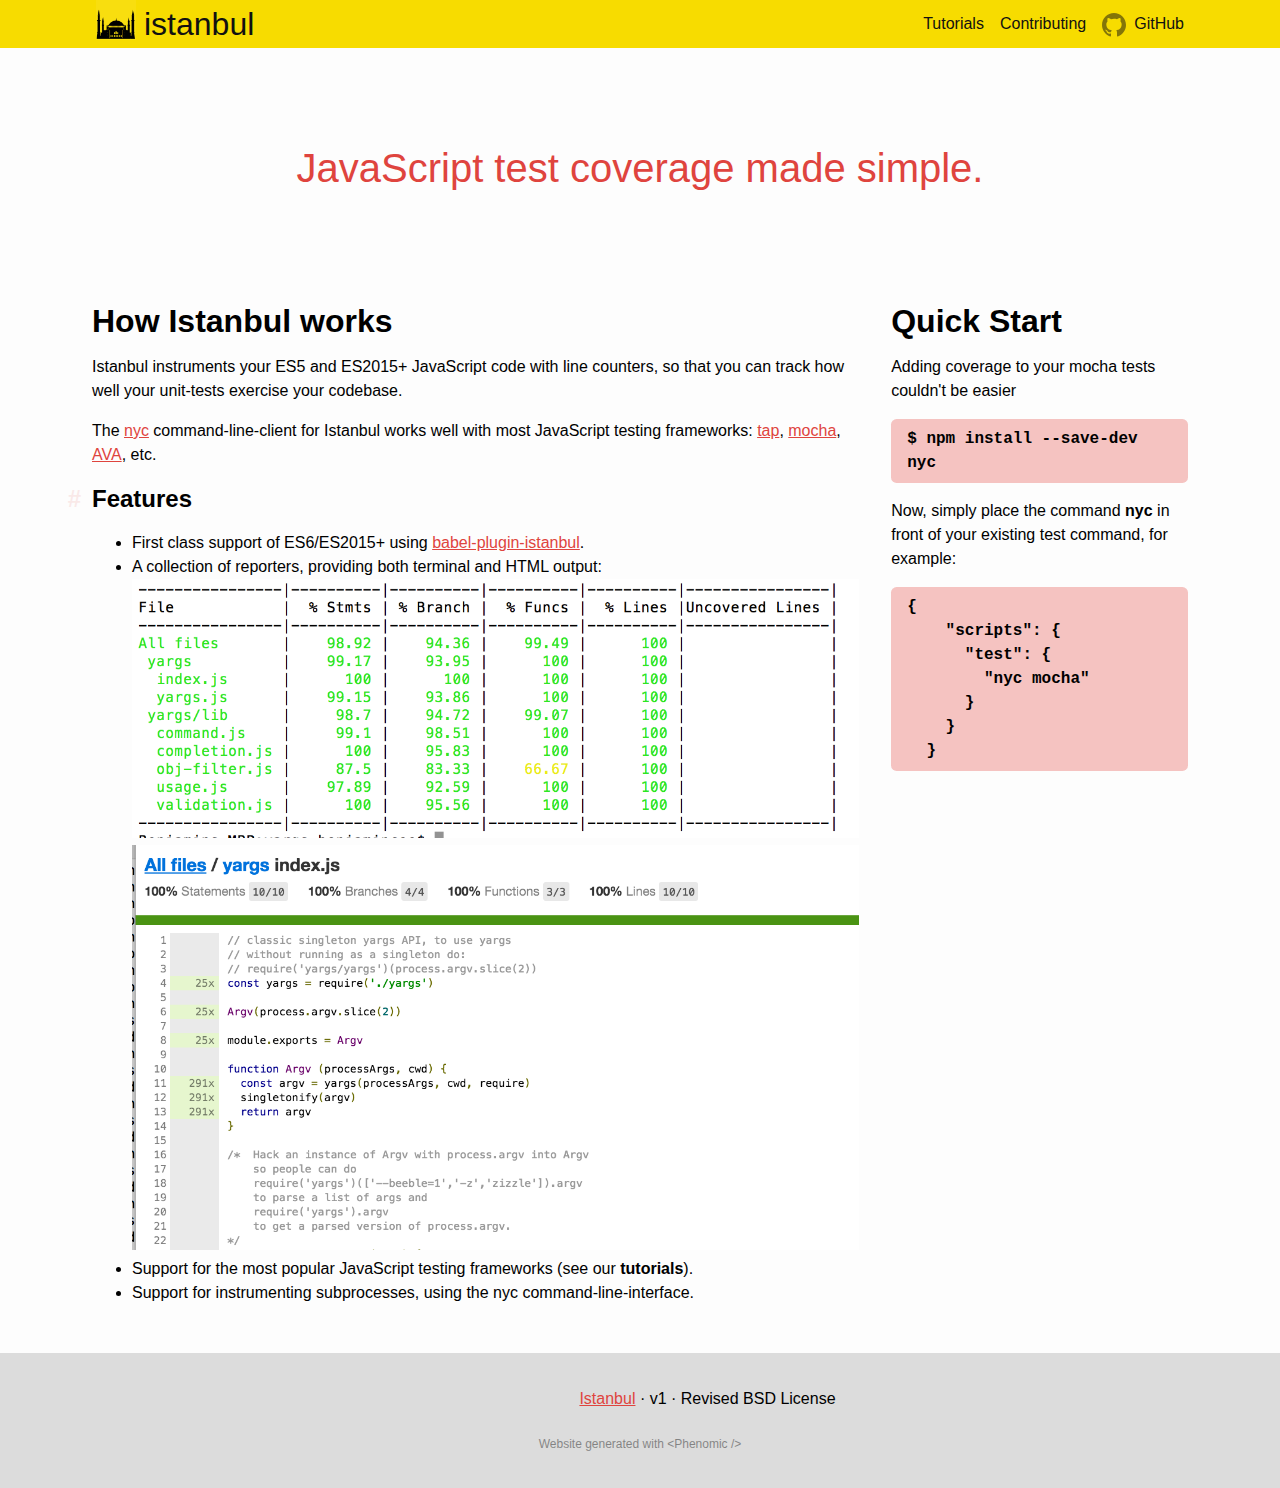
<file: index.html>
<!doctype html><html lang="en"><head><meta charset="utf-8" /><meta http-equiv="X-UA-Compatible" content="IE=edge" /><meta name="viewport" content="width=device-width, initial-scale=1" /><link rel="stylesheet" href="/phenomic.browser.76cec6fa316a3fee8c94.css" /><meta data-react-helmet="true" name="generator" content="Phenomic 0.16.2"/><meta data-react-helmet="true" property="og:site_name" content="istanbuljs-website"/><meta data-react-helmet="true" name="twitter:site" content="@"/><meta data-react-helmet="true" name="viewport" content="width=device-width, initial-scale=1"/><meta data-react-helmet="true" property="og:type" content="article"/><meta data-react-helmet="true" property="og:title" content="Istanbul, a JavaScript test coverage tool."/><meta data-react-helmet="true" property="og:url" content="http://istanbul.js.org/"/><meta data-react-helmet="true" property="og:description" content="Istanbul instruments your ES5 and ES2015+ JavaScript code with line counters, so that you can track how well your unit-tests exercise your…"/><meta data-react-helmet="true" name="twitter:card" content="summary"/><meta data-react-helmet="true" name="twitter:title" content="Istanbul, a JavaScript test coverage tool."/><meta data-react-helmet="true" name="twitter:creator" content="@"/><meta data-react-helmet="true" name="twitter:description" content="Istanbul instruments your ES5 and ES2015+ JavaScript code with line counters, so that you can track how well your unit-tests exercise your…"/><meta data-react-helmet="true" name="description" content="Istanbul instruments your ES5 and ES2015+ JavaScript code with line counters, so that you can track how well your unit-tests exercise your…"/><title data-react-helmet="true">Istanbul, a JavaScript test coverage tool.</title></head><body><div id="phenomic"><div class="_2uLnB" data-reactroot="" data-reactid="1" data-react-checksum="707427429"><!-- react-empty: 2 --><!-- react-empty: 3 --><style data-reactid="4">@-ms-viewport { width: device-width; }</style><header class="_2gGRo" data-reactid="5"><nav class="_2frUm" data-reactid="6"><div class="_37D8R" data-reactid="7"><a class="Ezg15" href="/" data-reactid="8"><img alt="istanbul logo" src="/assets/istanbul-logo.png" class="ENT8c" data-reactid="9"/><span class="_2qOdn" data-reactid="10">istanbul</span></a></div><div class="_3VLYQ" data-reactid="11"><a class="Ezg15" href="/docs/tutorials/" data-reactid="12">Tutorials</a><a class="Ezg15" href="/contributing/" data-reactid="13">Contributing</a><!-- react-text: 14 --><!-- /react-text --><a href="https://github.com/istanbuljs" class="Ezg15" data-reactid="15"><span class="SVGInline SVGInline--cleaned" data-reactid="16"><svg class="SVGInline-svg SVGInline--cleaned-svg" xmlns="http://www.w3.org/2000/svg" viewBox="0 0 24 24"><path d="M12 0C5.374 0 0 5.373 0 12c0 5.302 3.438 9.8 8.207 11.387.6.11.793-.26.793-.577v-2.234c-3.338.726-4.033-1.416-4.033-1.416-.546-1.387-1.333-1.756-1.333-1.756-1.09-.745.083-.73.083-.73 1.205.085 1.84 1.238 1.84 1.238 1.07 1.834 2.806 1.304 3.49.997.108-.776.42-1.306.763-1.605-2.665-.305-5.467-1.334-5.467-5.93 0-1.312.47-2.382 1.236-3.222-.125-.303-.536-1.524.116-3.176 0 0 1.008-.322 3.3 1.23A11.51 11.51 0 0 1 12 5.803c1.02.005 2.047.138 3.006.404 2.29-1.552 3.297-1.23 3.297-1.23.653 1.653.242 2.874.118 3.176.77.84 1.236 1.91 1.236 3.22 0 4.61-2.807 5.625-5.48 5.922.43.372.824 1.102.824 2.222v3.293c0 .32.192.694.8.576C20.567 21.796 24 17.3 24 12c0-6.627-5.373-12-12-12z"/></svg></span><!-- react-text: 17 -->GitHub<!-- /react-text --></a></div></nav></header><div class="_2q8yI" data-reactid="18"><div data-reactid="19"><div data-reactid="20"><!-- react-empty: 21 --><div class="_3PdYU" data-reactid="22">JavaScript test coverage made simple.</div><div class="_2NPeC _3x8Y9" data-reactid="23"><div class="_2BsDj _28uC5" data-reactid="24"><h1 data-reactid="25">How Istanbul works</h1><div data-reactid="26"><div class="phenomic-BodyContainer" data-reactid="27"><p>Istanbul instruments your ES5 and ES2015+ JavaScript code with line counters,
so that you can track how well your unit-tests exercise your codebase.</p>
<p>The <a href="https://github.com/istanbuljs/nyc">nyc</a> command-line-client for Istanbul
works well with most JavaScript testing frameworks:
<a href="https://github.com/tapjs/node-tap">tap</a>,
<a href="https://github.com/mochajs/mocha">mocha</a>,
<a href="https://github.com/avajs/ava">AVA</a>,
etc.</p>
<h2 id="features"><a href="#features" class="phenomic-HeadingAnchor">#</a>Features</h2>
<ul>
<li>First class support of ES6/ES2015+ using
<a href="https://github.com/istanbuljs/babel-plugin-istanbul">babel-plugin-istanbul</a>.</li>
<li>A collection of reporters, providing both terminal and HTML output:
<img src="/assets/terminal.png" alt="terminal output">
<img src="/assets/browser.png" alt="browser output"></li>
<li>Support for the most popular JavaScript testing frameworks (see our <strong>tutorials</strong>).</li>
<li>Support for instrumenting subprocesses, using the nyc command-line-interface.</li>
</ul>
</div></div></div><section class="_2iNa2" data-reactid="28"><h1 data-reactid="29">Quick Start</h1><p data-reactid="30"><!-- react-text: 31 -->Adding coverage to your <!-- /react-text --><!-- react-text: 32 -->mocha<!-- /react-text --><!-- react-text: 33 --> tests couldn&#x27;t be easier<!-- /react-text --></p><div class="sh-code" data-reactid="34">$ npm install --save-dev nyc</div><p data-reactid="35"><!-- react-text: 36 -->Now, simply place the command <!-- /react-text --><strong data-reactid="37">nyc</strong><!-- react-text: 38 --> in front of your existing test command, for example:<!-- /react-text --></p><pre class="lowlight" data-reactid="39"><code class="hljs json" data-reactid="40"><!-- react-text: 41 -->{
    <!-- /react-text --><span class="hljs-attr" data-reactid="42"><!-- react-text: 43 -->&quot;scripts&quot;<!-- /react-text --></span><!-- react-text: 44 -->: {
      <!-- /react-text --><span class="hljs-attr" data-reactid="45"><!-- react-text: 46 -->&quot;test&quot;<!-- /react-text --></span><!-- react-text: 47 -->: {
        <!-- /react-text --><span class="hljs-attr" data-reactid="48"><!-- react-text: 49 -->&quot;nyc mocha&quot;<!-- /react-text --></span><!-- react-text: 50 -->
      }
    }
  }<!-- /react-text --></code></pre></section></div></div></div></div><footer class="_1Ustb" data-reactid="51"><p data-reactid="52"><iframe allowtransparency="true" frameborder="0" scrolling="0" style="width:135px;height:30px;vertical-align:middle;" src="https://ghbtns.com/github-btn.html?user=istanbuljs&amp;repo=nyc&amp;type=star&amp;count=true&amp;size=large" data-reactid="53"></iframe><a href="https://github.com/istanbuljs" data-reactid="54">Istanbul</a><!-- react-text: 55 --> · <!-- /react-text --><!-- react-text: 56 -->v1<!-- /react-text --><!-- react-text: 57 --> · <!-- /react-text --><!-- react-text: 58 -->Revised BSD License<!-- /react-text --></p><p data-reactid="59"><a href="https://github.com/MoOx/phenomic#readme" class="_21LuU" data-reactid="60"><!-- react-text: 61 -->Website generated with <!-- /react-text --><span class="MMp-P" data-reactid="62">&lt;Phenomic /&gt;</span></a></p></footer></div></div><script>window.__COLLECTION__ = [{"layout":"PageError","route":"404.html","description":"Content here not used, see web_modules/layouts/PageError","__filename":"404.md","__url":"/404.html","__resourceUrl":"/404.html","__dataUrl":"/404.html.f3d82a4d938b593823c37ead979b3b86.json"},{"title":"First Post","date":"2016-01-22T00:00:00.000Z","layout":"Post","description":"This is the first post!","__filename":"blog/first-post.md","__url":"/blog/first-post/","__resourceUrl":"/blog/first-post/index.html","__dataUrl":"/blog/first-post/index.html.4a5613b2efb7336faddeb36e490da773.json"},{"title":"Hello World!","date":"2016-02-14T00:00:00.000Z","layout":"Post","description":"Hello there. Here is another dumb post.","__filename":"blog/hello-world.md","__url":"/blog/hello-world/","__resourceUrl":"/blog/hello-world/index.html","__dataUrl":"/blog/hello-world/index.html.71dba0e386497410490147d8e028e650.json"},{"title":"Istanbul Blog","layout":"PostsList","description":"","__filename":"blog/index.md","__url":"/blog/","__resourceUrl":"/blog/index.html","__dataUrl":"/blog/index.html.9883d94018e58fbdb700c0246f5b0454.json"},{"title":"Contributing to Istanbul","description":"We would love to have you contribute to the Istanbul project, be it: creating a detailed bug report. adding a cool new feature. fixing…","__filename":"contributing/index.md","__url":"/contributing/","__resourceUrl":"/contributing/index.html","__dataUrl":"/contributing/index.html.a823c14226ce2bec7a0575222027c1d3.json"},{"metaTitle":"Istanbul, a JavaScript test coverage tool.","superTitle":"JavaScript test coverage made simple.","title":"How Istanbul works","layout":"WithQuickStart","QuickStart":{"title":"mocha","cmd":"mocha"},"description":"Istanbul instruments your ES5 and ES2015+ JavaScript code with line counters, so that you can track how well your unit-tests exercise your…","__filename":"index.md","__url":"/","__resourceUrl":"/index.html","__dataUrl":"/index.html.f5aae3586b78240db46c9fca99ac40d5.json"},{"layout":"PageLoading","description":"Content here not used, see web_modules/layouts/PageLoading. This page is a demo for loading state. You can safely delete if you want.","__filename":"loading.md","__url":"/loading/","__resourceUrl":"/loading/index.html","__dataUrl":"/loading/index.html.4f959959ceecdafbb30e2e8fd2869cdc.json"},{"title":"Using Istanbul With AVA","layout":"WithQuickStart","QuickStart":{"title":"AVA","cmd":"ava"},"description":"At the end of the day, all you need to do is place the bin nyc in front of the existing test scripts in your package.json: that's it! this…","__filename":"docs/tutorials/ava.md","__url":"/docs/tutorials/ava/","__resourceUrl":"/docs/tutorials/ava/index.html","__dataUrl":"/docs/tutorials/ava/index.html.cb987317f97a4c76b25c35d2f66568e4.json"},{"title":"Using Istanbul With ES2015+","description":"Tutorial coming soon.","__filename":"docs/tutorials/es2015.md","__url":"/docs/tutorials/es2015/","__resourceUrl":"/docs/tutorials/es2015/index.html","__dataUrl":"/docs/tutorials/es2015/index.html.bf83c1c52109c7cc46d52d06e6ea339b.json"},{"title":"Tutorials","description":"mocha tap ES2015+ AVA","__filename":"docs/tutorials/index.md","__url":"/docs/tutorials/","__resourceUrl":"/docs/tutorials/index.html","__dataUrl":"/docs/tutorials/index.html.093374e289deca9a032efc85b733b2ec.json"},{"title":"Using Istanbul With Mocha","layout":"WithQuickStart","QuickStart":{"title":"mocha","cmd":"mocha"},"description":"Istanbul is extensively tested with mocha, which we use for many of our own repos. At the end of the day, all you need to do is place the…","__filename":"docs/tutorials/mocha.md","__url":"/docs/tutorials/mocha/","__resourceUrl":"/docs/tutorials/mocha/index.html","__dataUrl":"/docs/tutorials/mocha/index.html.4cf84f5a06617c8d813f23ee0c628710.json"},{"title":"Using Istanbul With Node Tap","layout":"WithQuickStart","QuickStart":{"title":"Node Tap"},"description":"Node Tap uses nyc to track code coverage, even across subprocess boundaries. It is included by default, and there’s nothing you need to do…","__filename":"docs/tutorials/tap.md","__url":"/docs/tutorials/tap/","__resourceUrl":"/docs/tutorials/tap/index.html","__dataUrl":"/docs/tutorials/tap/index.html.5981ebe6a57f30bb9d0735fe1a590699.json"},{"title":"Using Istanbul With Webpack","description":"Tutorial coming soon.","__filename":"docs/tutorials/webpack.md","__url":"/docs/tutorials/webpack/","__resourceUrl":"/docs/tutorials/webpack/index.html","__dataUrl":"/docs/tutorials/webpack/index.html.35be98a119eb6b57b014ff2d1757a675.json"}];window.__INITIAL_STATE__ = {"pages":{"/":{"head":{"metaTitle":"Istanbul, a JavaScript test coverage tool.","superTitle":"JavaScript test coverage made simple.","title":"How Istanbul works","layout":"WithQuickStart","QuickStart":{"title":"mocha","cmd":"mocha"},"description":"Istanbul instruments your ES5 and ES2015+ JavaScript code with line counters, so that you can track how well your unit-tests exercise your…"},"body":"<p>Istanbul instruments your ES5 and ES2015+ JavaScript code with line counters,\nso that you can track how well your unit-tests exercise your codebase.</p>\n<p>The <a href=\"https://github.com/istanbuljs/nyc\">nyc</a> command-line-client for Istanbul\nworks well with most JavaScript testing frameworks:\n<a href=\"https://github.com/tapjs/node-tap\">tap</a>,\n<a href=\"https://github.com/mochajs/mocha\">mocha</a>,\n<a href=\"https://github.com/avajs/ava\">AVA</a>,\netc.</p>\n<h2 id=\"features\"><a href=\"#features\" class=\"phenomic-HeadingAnchor\">#</a>Features</h2>\n<ul>\n<li>First class support of ES6/ES2015+ using\n<a href=\"https://github.com/istanbuljs/babel-plugin-istanbul\">babel-plugin-istanbul</a>.</li>\n<li>A collection of reporters, providing both terminal and HTML output:\n<img src=\"/assets/terminal.png\" alt=\"terminal output\">\n<img src=\"/assets/browser.png\" alt=\"browser output\"></li>\n<li>Support for the most popular JavaScript testing frameworks (see our <strong>tutorials</strong>).</li>\n<li>Support for instrumenting subprocesses, using the nyc command-line-interface.</li>\n</ul>\n","__filename":"index.md","__url":"/","__resourceUrl":"/index.html","__dataUrl":"/index.html.f5aae3586b78240db46c9fca99ac40d5.json","type":"WithQuickStart"}}}</script><script data-react-helmet="true" src="https://cdn.polyfill.io/v2/polyfill.min.js"></script><script src="/phenomic.browser.76cec6fa316a3fee8c94.js"></script></body></html>
</file>
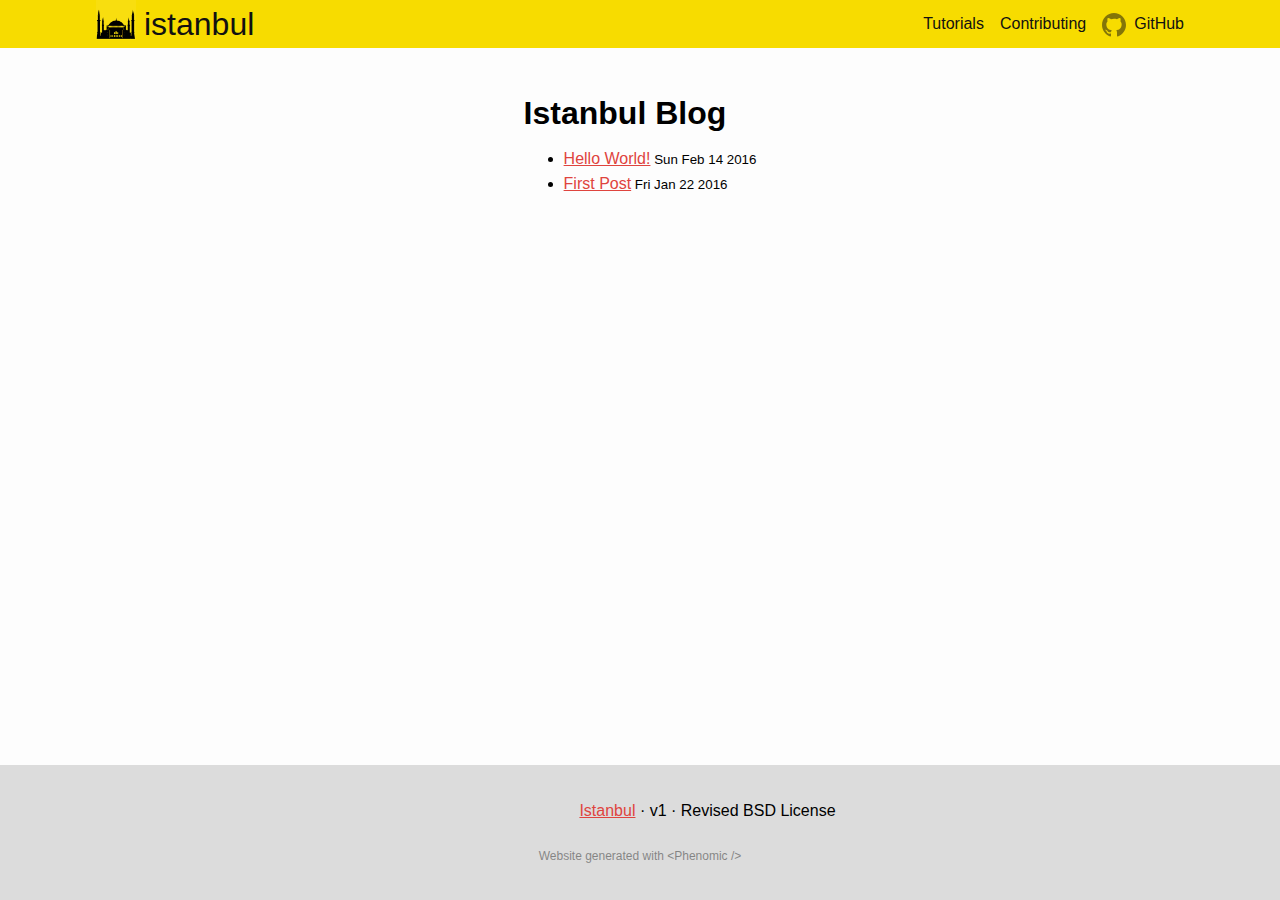
<file: blog/index.html>
<!doctype html><html lang="en"><head><meta charset="utf-8" /><meta http-equiv="X-UA-Compatible" content="IE=edge" /><meta name="viewport" content="width=device-width, initial-scale=1" /><link rel="stylesheet" href="/phenomic.browser.76cec6fa316a3fee8c94.css" /><meta data-react-helmet="true" name="generator" content="Phenomic 0.16.2"/><meta data-react-helmet="true" property="og:site_name" content="istanbuljs-website"/><meta data-react-helmet="true" name="twitter:site" content="@"/><meta data-react-helmet="true" name="viewport" content="width=device-width, initial-scale=1"/><meta data-react-helmet="true" property="og:type" content="article"/><meta data-react-helmet="true" property="og:title" content="Istanbul Blog"/><meta data-react-helmet="true" property="og:url" content="http://istanbul.js.org/blog/"/><meta data-react-helmet="true" property="og:description" content=""/><meta data-react-helmet="true" name="twitter:card" content="summary"/><meta data-react-helmet="true" name="twitter:title" content="Istanbul Blog"/><meta data-react-helmet="true" name="twitter:creator" content="@"/><meta data-react-helmet="true" name="twitter:description" content=""/><meta data-react-helmet="true" name="description" content=""/><title data-react-helmet="true">Istanbul Blog</title></head><body><div id="phenomic"><div class="_2uLnB" data-reactroot="" data-reactid="1" data-react-checksum="-1614413224"><!-- react-empty: 2 --><!-- react-empty: 3 --><style data-reactid="4">@-ms-viewport { width: device-width; }</style><header class="_2gGRo" data-reactid="5"><nav class="_2frUm" data-reactid="6"><div class="_37D8R" data-reactid="7"><a class="Ezg15" href="/" data-reactid="8"><img alt="istanbul logo" src="/assets/istanbul-logo.png" class="ENT8c" data-reactid="9"/><span class="_2qOdn" data-reactid="10">istanbul</span></a></div><div class="_3VLYQ" data-reactid="11"><a class="Ezg15" href="/docs/tutorials/" data-reactid="12">Tutorials</a><a class="Ezg15" href="/contributing/" data-reactid="13">Contributing</a><!-- react-text: 14 --><!-- /react-text --><a href="https://github.com/istanbuljs" class="Ezg15" data-reactid="15"><span class="SVGInline SVGInline--cleaned" data-reactid="16"><svg class="SVGInline-svg SVGInline--cleaned-svg" xmlns="http://www.w3.org/2000/svg" viewBox="0 0 24 24"><path d="M12 0C5.374 0 0 5.373 0 12c0 5.302 3.438 9.8 8.207 11.387.6.11.793-.26.793-.577v-2.234c-3.338.726-4.033-1.416-4.033-1.416-.546-1.387-1.333-1.756-1.333-1.756-1.09-.745.083-.73.083-.73 1.205.085 1.84 1.238 1.84 1.238 1.07 1.834 2.806 1.304 3.49.997.108-.776.42-1.306.763-1.605-2.665-.305-5.467-1.334-5.467-5.93 0-1.312.47-2.382 1.236-3.222-.125-.303-.536-1.524.116-3.176 0 0 1.008-.322 3.3 1.23A11.51 11.51 0 0 1 12 5.803c1.02.005 2.047.138 3.006.404 2.29-1.552 3.297-1.23 3.297-1.23.653 1.653.242 2.874.118 3.176.77.84 1.236 1.91 1.236 3.22 0 4.61-2.807 5.625-5.48 5.922.43.372.824 1.102.824 2.222v3.293c0 .32.192.694.8.576C20.567 21.796 24 17.3 24 12c0-6.627-5.373-12-12-12z"/></svg></span><!-- react-text: 17 -->GitHub<!-- /react-text --></a></div></nav></header><div class="_2q8yI" data-reactid="18"><div data-reactid="19"><div data-reactid="20"><!-- react-empty: 21 --><div class="_2NPeC" data-reactid="22"><div class="_2BsDj" data-reactid="23"><h1 data-reactid="24">Istanbul Blog</h1><div data-reactid="25"><div class="phenomic-BodyContainer" data-reactid="26">
</div></div></div><div data-reactid="27"><ul data-reactid="28"><li data-reactid="29"><div data-reactid="30"><a href="/blog/hello-world/" data-reactid="31">Hello World!</a><small data-reactid="32"><!-- react-text: 33 --> <!-- /react-text --><time data-reactid="34">Sun Feb 14 2016</time></small></div></li><li data-reactid="35"><div data-reactid="36"><a href="/blog/first-post/" data-reactid="37">First Post</a><small data-reactid="38"><!-- react-text: 39 --> <!-- /react-text --><time data-reactid="40">Fri Jan 22 2016</time></small></div></li></ul></div></div></div></div></div><footer class="_1Ustb" data-reactid="41"><p data-reactid="42"><iframe allowtransparency="true" frameborder="0" scrolling="0" style="width:135px;height:30px;vertical-align:middle;" src="https://ghbtns.com/github-btn.html?user=istanbuljs&amp;repo=nyc&amp;type=star&amp;count=true&amp;size=large" data-reactid="43"></iframe><a href="https://github.com/istanbuljs" data-reactid="44">Istanbul</a><!-- react-text: 45 --> · <!-- /react-text --><!-- react-text: 46 -->v1<!-- /react-text --><!-- react-text: 47 --> · <!-- /react-text --><!-- react-text: 48 -->Revised BSD License<!-- /react-text --></p><p data-reactid="49"><a href="https://github.com/MoOx/phenomic#readme" class="_21LuU" data-reactid="50"><!-- react-text: 51 -->Website generated with <!-- /react-text --><span class="MMp-P" data-reactid="52">&lt;Phenomic /&gt;</span></a></p></footer></div></div><script>window.__COLLECTION__ = [{"layout":"PageError","route":"404.html","description":"Content here not used, see web_modules/layouts/PageError","__filename":"404.md","__url":"/404.html","__resourceUrl":"/404.html","__dataUrl":"/404.html.f3d82a4d938b593823c37ead979b3b86.json"},{"title":"First Post","date":"2016-01-22T00:00:00.000Z","layout":"Post","description":"This is the first post!","__filename":"blog/first-post.md","__url":"/blog/first-post/","__resourceUrl":"/blog/first-post/index.html","__dataUrl":"/blog/first-post/index.html.4a5613b2efb7336faddeb36e490da773.json"},{"title":"Hello World!","date":"2016-02-14T00:00:00.000Z","layout":"Post","description":"Hello there. Here is another dumb post.","__filename":"blog/hello-world.md","__url":"/blog/hello-world/","__resourceUrl":"/blog/hello-world/index.html","__dataUrl":"/blog/hello-world/index.html.71dba0e386497410490147d8e028e650.json"},{"title":"Istanbul Blog","layout":"PostsList","description":"","__filename":"blog/index.md","__url":"/blog/","__resourceUrl":"/blog/index.html","__dataUrl":"/blog/index.html.9883d94018e58fbdb700c0246f5b0454.json"},{"title":"Contributing to Istanbul","description":"We would love to have you contribute to the Istanbul project, be it: creating a detailed bug report. adding a cool new feature. fixing…","__filename":"contributing/index.md","__url":"/contributing/","__resourceUrl":"/contributing/index.html","__dataUrl":"/contributing/index.html.a823c14226ce2bec7a0575222027c1d3.json"},{"metaTitle":"Istanbul, a JavaScript test coverage tool.","superTitle":"JavaScript test coverage made simple.","title":"How Istanbul works","layout":"WithQuickStart","QuickStart":{"title":"mocha","cmd":"mocha"},"description":"Istanbul instruments your ES5 and ES2015+ JavaScript code with line counters, so that you can track how well your unit-tests exercise your…","__filename":"index.md","__url":"/","__resourceUrl":"/index.html","__dataUrl":"/index.html.f5aae3586b78240db46c9fca99ac40d5.json"},{"layout":"PageLoading","description":"Content here not used, see web_modules/layouts/PageLoading. This page is a demo for loading state. You can safely delete if you want.","__filename":"loading.md","__url":"/loading/","__resourceUrl":"/loading/index.html","__dataUrl":"/loading/index.html.4f959959ceecdafbb30e2e8fd2869cdc.json"},{"title":"Using Istanbul With AVA","layout":"WithQuickStart","QuickStart":{"title":"AVA","cmd":"ava"},"description":"At the end of the day, all you need to do is place the bin nyc in front of the existing test scripts in your package.json: that's it! this…","__filename":"docs/tutorials/ava.md","__url":"/docs/tutorials/ava/","__resourceUrl":"/docs/tutorials/ava/index.html","__dataUrl":"/docs/tutorials/ava/index.html.cb987317f97a4c76b25c35d2f66568e4.json"},{"title":"Using Istanbul With ES2015+","description":"Tutorial coming soon.","__filename":"docs/tutorials/es2015.md","__url":"/docs/tutorials/es2015/","__resourceUrl":"/docs/tutorials/es2015/index.html","__dataUrl":"/docs/tutorials/es2015/index.html.bf83c1c52109c7cc46d52d06e6ea339b.json"},{"title":"Tutorials","description":"mocha tap ES2015+ AVA","__filename":"docs/tutorials/index.md","__url":"/docs/tutorials/","__resourceUrl":"/docs/tutorials/index.html","__dataUrl":"/docs/tutorials/index.html.093374e289deca9a032efc85b733b2ec.json"},{"title":"Using Istanbul With Mocha","layout":"WithQuickStart","QuickStart":{"title":"mocha","cmd":"mocha"},"description":"Istanbul is extensively tested with mocha, which we use for many of our own repos. At the end of the day, all you need to do is place the…","__filename":"docs/tutorials/mocha.md","__url":"/docs/tutorials/mocha/","__resourceUrl":"/docs/tutorials/mocha/index.html","__dataUrl":"/docs/tutorials/mocha/index.html.4cf84f5a06617c8d813f23ee0c628710.json"},{"title":"Using Istanbul With Node Tap","layout":"WithQuickStart","QuickStart":{"title":"Node Tap"},"description":"Node Tap uses nyc to track code coverage, even across subprocess boundaries. It is included by default, and there’s nothing you need to do…","__filename":"docs/tutorials/tap.md","__url":"/docs/tutorials/tap/","__resourceUrl":"/docs/tutorials/tap/index.html","__dataUrl":"/docs/tutorials/tap/index.html.5981ebe6a57f30bb9d0735fe1a590699.json"},{"title":"Using Istanbul With Webpack","description":"Tutorial coming soon.","__filename":"docs/tutorials/webpack.md","__url":"/docs/tutorials/webpack/","__resourceUrl":"/docs/tutorials/webpack/index.html","__dataUrl":"/docs/tutorials/webpack/index.html.35be98a119eb6b57b014ff2d1757a675.json"}];window.__INITIAL_STATE__ = {"pages":{"/blog/":{"head":{"title":"Istanbul Blog","layout":"PostsList","description":""},"body":"\n","__filename":"blog/index.md","__url":"/blog/","__resourceUrl":"/blog/index.html","__dataUrl":"/blog/index.html.9883d94018e58fbdb700c0246f5b0454.json","type":"PostsList"}}}</script><script data-react-helmet="true" src="https://cdn.polyfill.io/v2/polyfill.min.js"></script><script src="/phenomic.browser.76cec6fa316a3fee8c94.js"></script></body></html>
</file>
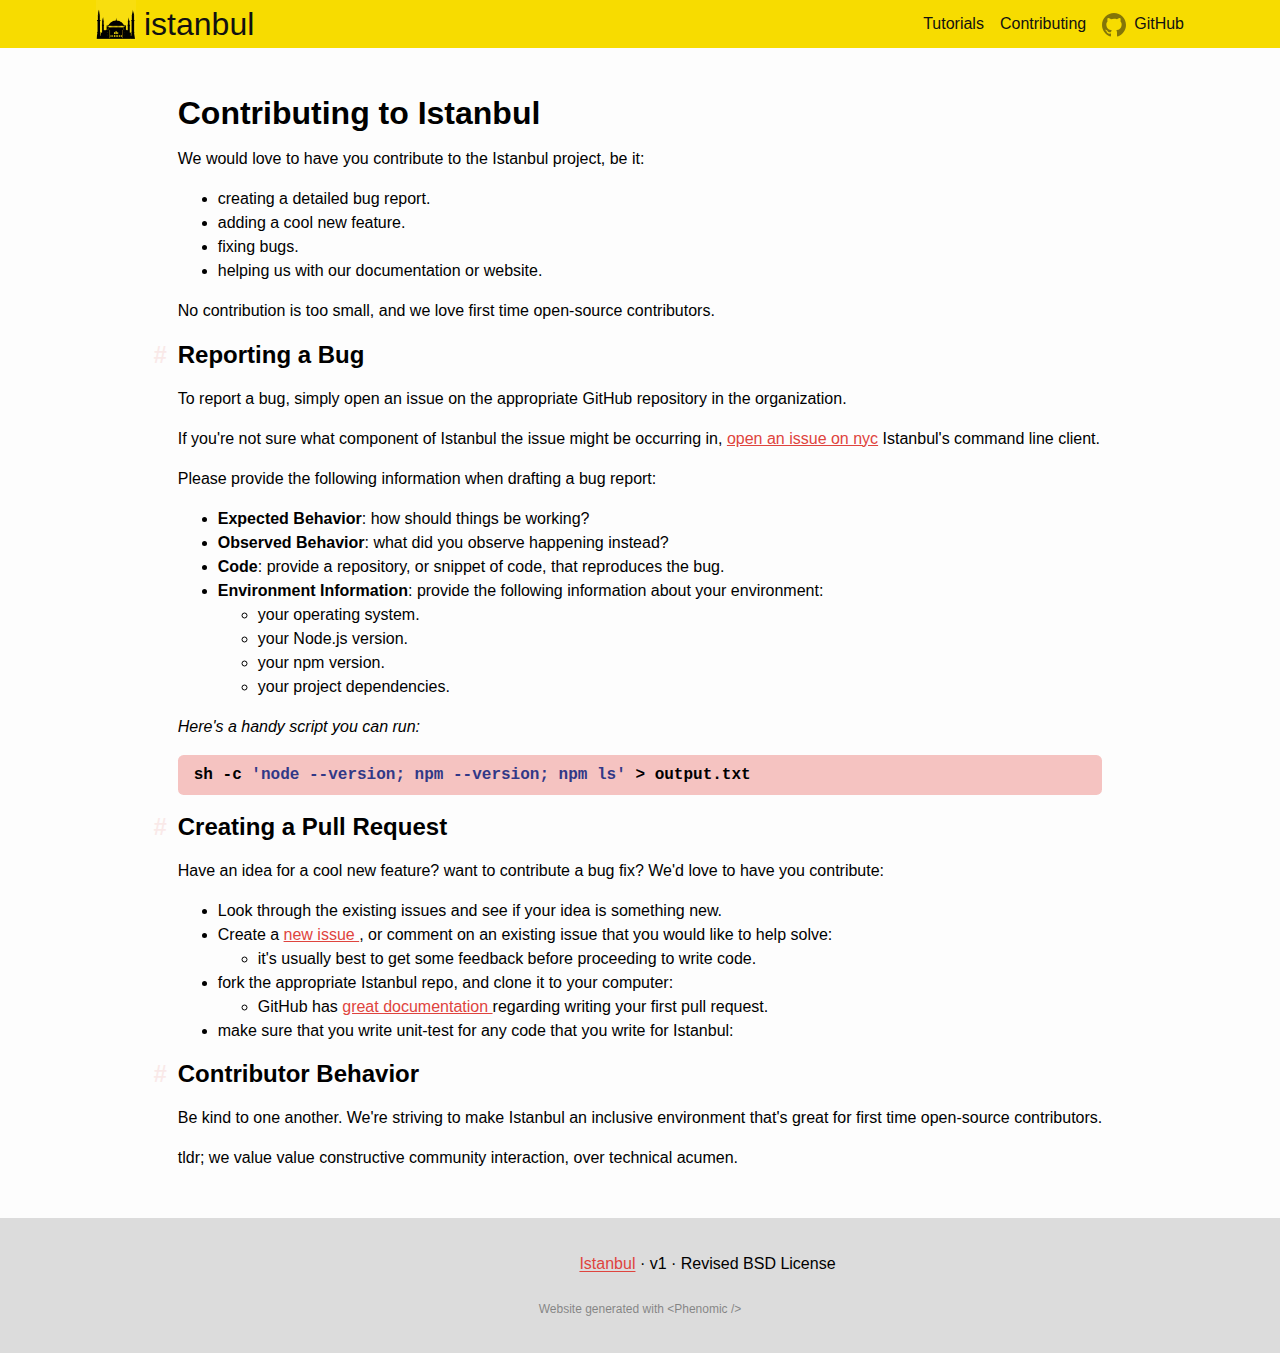
<file: contributing/index.html>
<!doctype html><html lang="en"><head><meta charset="utf-8" /><meta http-equiv="X-UA-Compatible" content="IE=edge" /><meta name="viewport" content="width=device-width, initial-scale=1" /><link rel="stylesheet" href="/phenomic.browser.76cec6fa316a3fee8c94.css" /><meta data-react-helmet="true" name="generator" content="Phenomic 0.16.2"/><meta data-react-helmet="true" property="og:site_name" content="istanbuljs-website"/><meta data-react-helmet="true" name="twitter:site" content="@"/><meta data-react-helmet="true" name="viewport" content="width=device-width, initial-scale=1"/><meta data-react-helmet="true" property="og:type" content="article"/><meta data-react-helmet="true" property="og:title" content="Contributing to Istanbul"/><meta data-react-helmet="true" property="og:url" content="http://istanbul.js.org/contributing/"/><meta data-react-helmet="true" property="og:description" content="We would love to have you contribute to the Istanbul project, be it: creating a detailed bug report. adding a cool new feature. fixing…"/><meta data-react-helmet="true" name="twitter:card" content="summary"/><meta data-react-helmet="true" name="twitter:title" content="Contributing to Istanbul"/><meta data-react-helmet="true" name="twitter:creator" content="@"/><meta data-react-helmet="true" name="twitter:description" content="We would love to have you contribute to the Istanbul project, be it: creating a detailed bug report. adding a cool new feature. fixing…"/><meta data-react-helmet="true" name="description" content="We would love to have you contribute to the Istanbul project, be it: creating a detailed bug report. adding a cool new feature. fixing…"/><title data-react-helmet="true">Contributing to Istanbul</title></head><body><div id="phenomic"><div class="_2uLnB" data-reactroot="" data-reactid="1" data-react-checksum="-890881450"><!-- react-empty: 2 --><!-- react-empty: 3 --><style data-reactid="4">@-ms-viewport { width: device-width; }</style><header class="_2gGRo" data-reactid="5"><nav class="_2frUm" data-reactid="6"><div class="_37D8R" data-reactid="7"><a class="Ezg15" href="/" data-reactid="8"><img alt="istanbul logo" src="/assets/istanbul-logo.png" class="ENT8c" data-reactid="9"/><span class="_2qOdn" data-reactid="10">istanbul</span></a></div><div class="_3VLYQ" data-reactid="11"><a class="Ezg15" href="/docs/tutorials/" data-reactid="12">Tutorials</a><a class="Ezg15" href="/contributing/" data-reactid="13">Contributing</a><!-- react-text: 14 --><!-- /react-text --><a href="https://github.com/istanbuljs" class="Ezg15" data-reactid="15"><span class="SVGInline SVGInline--cleaned" data-reactid="16"><svg class="SVGInline-svg SVGInline--cleaned-svg" xmlns="http://www.w3.org/2000/svg" viewBox="0 0 24 24"><path d="M12 0C5.374 0 0 5.373 0 12c0 5.302 3.438 9.8 8.207 11.387.6.11.793-.26.793-.577v-2.234c-3.338.726-4.033-1.416-4.033-1.416-.546-1.387-1.333-1.756-1.333-1.756-1.09-.745.083-.73.083-.73 1.205.085 1.84 1.238 1.84 1.238 1.07 1.834 2.806 1.304 3.49.997.108-.776.42-1.306.763-1.605-2.665-.305-5.467-1.334-5.467-5.93 0-1.312.47-2.382 1.236-3.222-.125-.303-.536-1.524.116-3.176 0 0 1.008-.322 3.3 1.23A11.51 11.51 0 0 1 12 5.803c1.02.005 2.047.138 3.006.404 2.29-1.552 3.297-1.23 3.297-1.23.653 1.653.242 2.874.118 3.176.77.84 1.236 1.91 1.236 3.22 0 4.61-2.807 5.625-5.48 5.922.43.372.824 1.102.824 2.222v3.293c0 .32.192.694.8.576C20.567 21.796 24 17.3 24 12c0-6.627-5.373-12-12-12z"/></svg></span><!-- react-text: 17 -->GitHub<!-- /react-text --></a></div></nav></header><div class="_2q8yI" data-reactid="18"><div data-reactid="19"><div data-reactid="20"><!-- react-empty: 21 --><div class="_2NPeC" data-reactid="22"><div class="_2BsDj" data-reactid="23"><h1 data-reactid="24">Contributing to Istanbul</h1><div data-reactid="25"><div class="phenomic-BodyContainer" data-reactid="26"><p>We would love to have you contribute to the Istanbul project, be it:</p>
<ul>
<li>creating a detailed bug report.</li>
<li>adding a cool new feature.</li>
<li>fixing bugs.</li>
<li>helping us with our documentation or website.</li>
</ul>
<p>No contribution is too small, and we love first time open-source contributors.</p>
<h2 id="reporting-a-bug"><a href="#reporting-a-bug" class="phenomic-HeadingAnchor">#</a>Reporting a Bug</h2>
<p>To report a bug, simply open an issue on the appropriate GitHub repository
in the organization.</p>
<p>If you're not sure what component of Istanbul the issue might be occurring in,
<a href="https://github.com/istanbuljs/nyc/issues/new">open an issue on nyc</a> Istanbul's command
line client.</p>
<p>Please provide the following information when drafting a bug report:</p>
<ul>
<li><strong>Expected Behavior</strong>: how should things be working?</li>
<li><strong>Observed Behavior</strong>: what did you observe happening instead?</li>
<li><strong>Code</strong>: provide a repository, or snippet of code, that reproduces the bug.</li>
<li>
<p><strong>Environment Information</strong>: provide the following information about your environment:</p>
<ul>
<li>your operating system.</li>
<li>your Node.js version.</li>
<li>your npm version.</li>
<li>your project dependencies.</li>
</ul>
</li>
</ul>
<p><em>Here's a handy script you can run:</em></p>
<pre><code class="hljs language-bash">sh -c <span class="hljs-string">'node --version; npm --version; npm ls'</span> > output.txt</code></pre>
<h2 id="creating-a-pull-request"><a href="#creating-a-pull-request" class="phenomic-HeadingAnchor">#</a>Creating a Pull Request</h2>
<p>Have an idea for a cool new feature? want to contribute a bug fix? We'd love to
have you contribute:</p>
<ul>
<li>Look through the existing issues and see if your idea is something new.</li>
<li>
<p>Create a <a href="https://github.com/istanbuljs/nyc/issues"> new issue </a>, or comment on an existing issue that you would like to help solve:</p>
<ul>
<li>it's usually best to get some feedback before proceeding to write code.</li>
</ul>
</li>
<li>
<p>fork the appropriate Istanbul repo, and clone it to your computer:</p>
<ul>
<li>GitHub has <a href="https://help.github.com/articles/about-pull-requests/"> great documentation </a> regarding writing your first pull request.</li>
</ul>
</li>
<li>make sure that you write unit-test for any code that you write for Istanbul:</li>
</ul>
<h2 id="contributor-behavior"><a href="#contributor-behavior" class="phenomic-HeadingAnchor">#</a>Contributor Behavior</h2>
<p>Be kind to one another. We're striving to make Istanbul an inclusive environment that's great for first
time open-source contributors.</p>
<p>tldr; we value value constructive community interaction, over technical acumen.</p>
</div></div></div></div></div></div></div><footer class="_1Ustb" data-reactid="27"><p data-reactid="28"><iframe allowtransparency="true" frameborder="0" scrolling="0" style="width:135px;height:30px;vertical-align:middle;" src="https://ghbtns.com/github-btn.html?user=istanbuljs&amp;repo=nyc&amp;type=star&amp;count=true&amp;size=large" data-reactid="29"></iframe><a href="https://github.com/istanbuljs" data-reactid="30">Istanbul</a><!-- react-text: 31 --> · <!-- /react-text --><!-- react-text: 32 -->v1<!-- /react-text --><!-- react-text: 33 --> · <!-- /react-text --><!-- react-text: 34 -->Revised BSD License<!-- /react-text --></p><p data-reactid="35"><a href="https://github.com/MoOx/phenomic#readme" class="_21LuU" data-reactid="36"><!-- react-text: 37 -->Website generated with <!-- /react-text --><span class="MMp-P" data-reactid="38">&lt;Phenomic /&gt;</span></a></p></footer></div></div><script>window.__COLLECTION__ = [{"layout":"PageError","route":"404.html","description":"Content here not used, see web_modules/layouts/PageError","__filename":"404.md","__url":"/404.html","__resourceUrl":"/404.html","__dataUrl":"/404.html.f3d82a4d938b593823c37ead979b3b86.json"},{"title":"First Post","date":"2016-01-22T00:00:00.000Z","layout":"Post","description":"This is the first post!","__filename":"blog/first-post.md","__url":"/blog/first-post/","__resourceUrl":"/blog/first-post/index.html","__dataUrl":"/blog/first-post/index.html.4a5613b2efb7336faddeb36e490da773.json"},{"title":"Hello World!","date":"2016-02-14T00:00:00.000Z","layout":"Post","description":"Hello there. Here is another dumb post.","__filename":"blog/hello-world.md","__url":"/blog/hello-world/","__resourceUrl":"/blog/hello-world/index.html","__dataUrl":"/blog/hello-world/index.html.71dba0e386497410490147d8e028e650.json"},{"title":"Istanbul Blog","layout":"PostsList","description":"","__filename":"blog/index.md","__url":"/blog/","__resourceUrl":"/blog/index.html","__dataUrl":"/blog/index.html.9883d94018e58fbdb700c0246f5b0454.json"},{"title":"Contributing to Istanbul","description":"We would love to have you contribute to the Istanbul project, be it: creating a detailed bug report. adding a cool new feature. fixing…","__filename":"contributing/index.md","__url":"/contributing/","__resourceUrl":"/contributing/index.html","__dataUrl":"/contributing/index.html.a823c14226ce2bec7a0575222027c1d3.json"},{"metaTitle":"Istanbul, a JavaScript test coverage tool.","superTitle":"JavaScript test coverage made simple.","title":"How Istanbul works","layout":"WithQuickStart","QuickStart":{"title":"mocha","cmd":"mocha"},"description":"Istanbul instruments your ES5 and ES2015+ JavaScript code with line counters, so that you can track how well your unit-tests exercise your…","__filename":"index.md","__url":"/","__resourceUrl":"/index.html","__dataUrl":"/index.html.f5aae3586b78240db46c9fca99ac40d5.json"},{"layout":"PageLoading","description":"Content here not used, see web_modules/layouts/PageLoading. This page is a demo for loading state. You can safely delete if you want.","__filename":"loading.md","__url":"/loading/","__resourceUrl":"/loading/index.html","__dataUrl":"/loading/index.html.4f959959ceecdafbb30e2e8fd2869cdc.json"},{"title":"Using Istanbul With AVA","layout":"WithQuickStart","QuickStart":{"title":"AVA","cmd":"ava"},"description":"At the end of the day, all you need to do is place the bin nyc in front of the existing test scripts in your package.json: that's it! this…","__filename":"docs/tutorials/ava.md","__url":"/docs/tutorials/ava/","__resourceUrl":"/docs/tutorials/ava/index.html","__dataUrl":"/docs/tutorials/ava/index.html.cb987317f97a4c76b25c35d2f66568e4.json"},{"title":"Using Istanbul With ES2015+","description":"Tutorial coming soon.","__filename":"docs/tutorials/es2015.md","__url":"/docs/tutorials/es2015/","__resourceUrl":"/docs/tutorials/es2015/index.html","__dataUrl":"/docs/tutorials/es2015/index.html.bf83c1c52109c7cc46d52d06e6ea339b.json"},{"title":"Tutorials","description":"mocha tap ES2015+ AVA","__filename":"docs/tutorials/index.md","__url":"/docs/tutorials/","__resourceUrl":"/docs/tutorials/index.html","__dataUrl":"/docs/tutorials/index.html.093374e289deca9a032efc85b733b2ec.json"},{"title":"Using Istanbul With Mocha","layout":"WithQuickStart","QuickStart":{"title":"mocha","cmd":"mocha"},"description":"Istanbul is extensively tested with mocha, which we use for many of our own repos. At the end of the day, all you need to do is place the…","__filename":"docs/tutorials/mocha.md","__url":"/docs/tutorials/mocha/","__resourceUrl":"/docs/tutorials/mocha/index.html","__dataUrl":"/docs/tutorials/mocha/index.html.4cf84f5a06617c8d813f23ee0c628710.json"},{"title":"Using Istanbul With Node Tap","layout":"WithQuickStart","QuickStart":{"title":"Node Tap"},"description":"Node Tap uses nyc to track code coverage, even across subprocess boundaries. It is included by default, and there’s nothing you need to do…","__filename":"docs/tutorials/tap.md","__url":"/docs/tutorials/tap/","__resourceUrl":"/docs/tutorials/tap/index.html","__dataUrl":"/docs/tutorials/tap/index.html.5981ebe6a57f30bb9d0735fe1a590699.json"},{"title":"Using Istanbul With Webpack","description":"Tutorial coming soon.","__filename":"docs/tutorials/webpack.md","__url":"/docs/tutorials/webpack/","__resourceUrl":"/docs/tutorials/webpack/index.html","__dataUrl":"/docs/tutorials/webpack/index.html.35be98a119eb6b57b014ff2d1757a675.json"}];window.__INITIAL_STATE__ = {"pages":{"/contributing/":{"head":{"title":"Contributing to Istanbul","description":"We would love to have you contribute to the Istanbul project, be it: creating a detailed bug report. adding a cool new feature. fixing…"},"body":"<p>We would love to have you contribute to the Istanbul project, be it:</p>\n<ul>\n<li>creating a detailed bug report.</li>\n<li>adding a cool new feature.</li>\n<li>fixing bugs.</li>\n<li>helping us with our documentation or website.</li>\n</ul>\n<p>No contribution is too small, and we love first time open-source contributors.</p>\n<h2 id=\"reporting-a-bug\"><a href=\"#reporting-a-bug\" class=\"phenomic-HeadingAnchor\">#</a>Reporting a Bug</h2>\n<p>To report a bug, simply open an issue on the appropriate GitHub repository\nin the organization.</p>\n<p>If you're not sure what component of Istanbul the issue might be occurring in,\n<a href=\"https://github.com/istanbuljs/nyc/issues/new\">open an issue on nyc</a> Istanbul's command\nline client.</p>\n<p>Please provide the following information when drafting a bug report:</p>\n<ul>\n<li><strong>Expected Behavior</strong>: how should things be working?</li>\n<li><strong>Observed Behavior</strong>: what did you observe happening instead?</li>\n<li><strong>Code</strong>: provide a repository, or snippet of code, that reproduces the bug.</li>\n<li>\n<p><strong>Environment Information</strong>: provide the following information about your environment:</p>\n<ul>\n<li>your operating system.</li>\n<li>your Node.js version.</li>\n<li>your npm version.</li>\n<li>your project dependencies.</li>\n</ul>\n</li>\n</ul>\n<p><em>Here's a handy script you can run:</em></p>\n<pre><code class=\"hljs language-bash\">sh -c <span class=\"hljs-string\">'node --version; npm --version; npm ls'</span> > output.txt</code></pre>\n<h2 id=\"creating-a-pull-request\"><a href=\"#creating-a-pull-request\" class=\"phenomic-HeadingAnchor\">#</a>Creating a Pull Request</h2>\n<p>Have an idea for a cool new feature? want to contribute a bug fix? We'd love to\nhave you contribute:</p>\n<ul>\n<li>Look through the existing issues and see if your idea is something new.</li>\n<li>\n<p>Create a <a href=\"https://github.com/istanbuljs/nyc/issues\"> new issue </a>, or comment on an existing issue that you would like to help solve:</p>\n<ul>\n<li>it's usually best to get some feedback before proceeding to write code.</li>\n</ul>\n</li>\n<li>\n<p>fork the appropriate Istanbul repo, and clone it to your computer:</p>\n<ul>\n<li>GitHub has <a href=\"https://help.github.com/articles/about-pull-requests/\"> great documentation </a> regarding writing your first pull request.</li>\n</ul>\n</li>\n<li>make sure that you write unit-test for any code that you write for Istanbul:</li>\n</ul>\n<h2 id=\"contributor-behavior\"><a href=\"#contributor-behavior\" class=\"phenomic-HeadingAnchor\">#</a>Contributor Behavior</h2>\n<p>Be kind to one another. We're striving to make Istanbul an inclusive environment that's great for first\ntime open-source contributors.</p>\n<p>tldr; we value value constructive community interaction, over technical acumen.</p>\n","__filename":"contributing/index.md","__url":"/contributing/","__resourceUrl":"/contributing/index.html","__dataUrl":"/contributing/index.html.a823c14226ce2bec7a0575222027c1d3.json"}}}</script><script data-react-helmet="true" src="https://cdn.polyfill.io/v2/polyfill.min.js"></script><script src="/phenomic.browser.76cec6fa316a3fee8c94.js"></script></body></html>
</file>
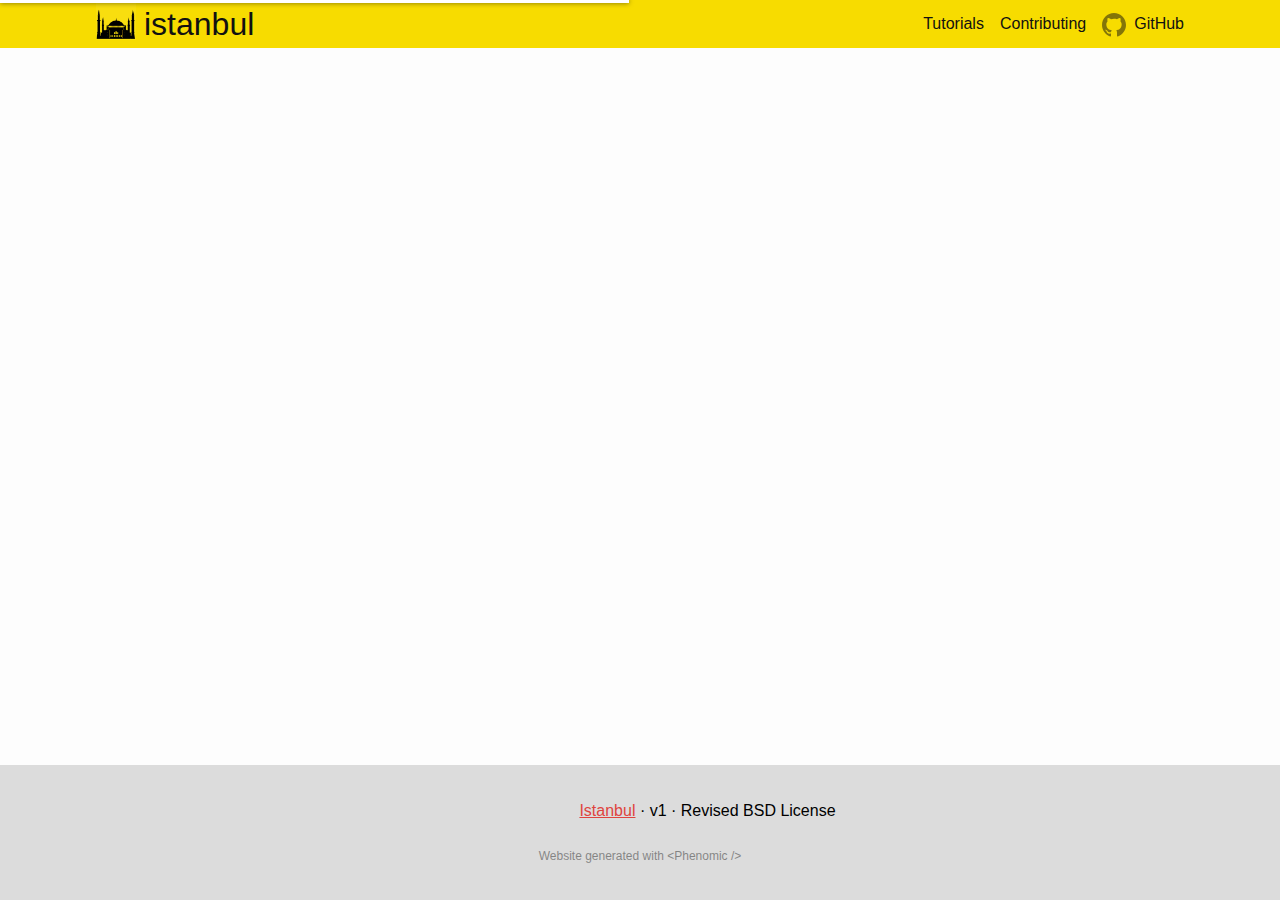
<file: loading/index.html>
<!doctype html><html lang="en"><head><meta charset="utf-8" /><meta http-equiv="X-UA-Compatible" content="IE=edge" /><meta name="viewport" content="width=device-width, initial-scale=1" /><link rel="stylesheet" href="/phenomic.browser.76cec6fa316a3fee8c94.css" /><meta data-react-helmet="true" name="generator" content="Phenomic 0.16.2"/><meta data-react-helmet="true" property="og:site_name" content="istanbuljs-website"/><meta data-react-helmet="true" name="twitter:site" content="@"/><meta data-react-helmet="true" name="viewport" content="width=device-width, initial-scale=1"/><title data-react-helmet="true">Loading...</title></head><body><div id="phenomic"><div class="_2uLnB" data-reactroot="" data-reactid="1" data-react-checksum="-1256966838"><!-- react-empty: 2 --><!-- react-empty: 3 --><style data-reactid="4">@-ms-viewport { width: device-width; }</style><header class="_2gGRo" data-reactid="5"><nav class="_2frUm" data-reactid="6"><div class="_37D8R" data-reactid="7"><a class="Ezg15" href="/" data-reactid="8"><img alt="istanbul logo" src="/assets/istanbul-logo.png" class="ENT8c" data-reactid="9"/><span class="_2qOdn" data-reactid="10">istanbul</span></a></div><div class="_3VLYQ" data-reactid="11"><a class="Ezg15" href="/docs/tutorials/" data-reactid="12">Tutorials</a><a class="Ezg15" href="/contributing/" data-reactid="13">Contributing</a><!-- react-text: 14 --><!-- /react-text --><a href="https://github.com/istanbuljs" class="Ezg15" data-reactid="15"><span class="SVGInline SVGInline--cleaned" data-reactid="16"><svg class="SVGInline-svg SVGInline--cleaned-svg" xmlns="http://www.w3.org/2000/svg" viewBox="0 0 24 24"><path d="M12 0C5.374 0 0 5.373 0 12c0 5.302 3.438 9.8 8.207 11.387.6.11.793-.26.793-.577v-2.234c-3.338.726-4.033-1.416-4.033-1.416-.546-1.387-1.333-1.756-1.333-1.756-1.09-.745.083-.73.083-.73 1.205.085 1.84 1.238 1.84 1.238 1.07 1.834 2.806 1.304 3.49.997.108-.776.42-1.306.763-1.605-2.665-.305-5.467-1.334-5.467-5.93 0-1.312.47-2.382 1.236-3.222-.125-.303-.536-1.524.116-3.176 0 0 1.008-.322 3.3 1.23A11.51 11.51 0 0 1 12 5.803c1.02.005 2.047.138 3.006.404 2.29-1.552 3.297-1.23 3.297-1.23.653 1.653.242 2.874.118 3.176.77.84 1.236 1.91 1.236 3.22 0 4.61-2.807 5.625-5.48 5.922.43.372.824 1.102.824 2.222v3.293c0 .32.192.694.8.576C20.567 21.796 24 17.3 24 12c0-6.627-5.373-12-12-12z"/></svg></span><!-- react-text: 17 -->GitHub<!-- /react-text --></a></div></nav></header><div class="_2q8yI" data-reactid="18"><div data-reactid="19"><div data-reactid="20"><!-- react-empty: 21 --><!-- react-empty: 22 --><div class="_1zXFJ" data-reactid="23"><div class="_2m0-E" data-reactid="24"></div></div></div></div></div><footer class="_1Ustb" data-reactid="25"><p data-reactid="26"><iframe allowtransparency="true" frameborder="0" scrolling="0" style="width:135px;height:30px;vertical-align:middle;" src="https://ghbtns.com/github-btn.html?user=istanbuljs&amp;repo=nyc&amp;type=star&amp;count=true&amp;size=large" data-reactid="27"></iframe><a href="https://github.com/istanbuljs" data-reactid="28">Istanbul</a><!-- react-text: 29 --> · <!-- /react-text --><!-- react-text: 30 -->v1<!-- /react-text --><!-- react-text: 31 --> · <!-- /react-text --><!-- react-text: 32 -->Revised BSD License<!-- /react-text --></p><p data-reactid="33"><a href="https://github.com/MoOx/phenomic#readme" class="_21LuU" data-reactid="34"><!-- react-text: 35 -->Website generated with <!-- /react-text --><span class="MMp-P" data-reactid="36">&lt;Phenomic /&gt;</span></a></p></footer></div></div><script>window.__COLLECTION__ = [{"layout":"PageError","route":"404.html","description":"Content here not used, see web_modules/layouts/PageError","__filename":"404.md","__url":"/404.html","__resourceUrl":"/404.html","__dataUrl":"/404.html.f3d82a4d938b593823c37ead979b3b86.json"},{"title":"First Post","date":"2016-01-22T00:00:00.000Z","layout":"Post","description":"This is the first post!","__filename":"blog/first-post.md","__url":"/blog/first-post/","__resourceUrl":"/blog/first-post/index.html","__dataUrl":"/blog/first-post/index.html.4a5613b2efb7336faddeb36e490da773.json"},{"title":"Hello World!","date":"2016-02-14T00:00:00.000Z","layout":"Post","description":"Hello there. Here is another dumb post.","__filename":"blog/hello-world.md","__url":"/blog/hello-world/","__resourceUrl":"/blog/hello-world/index.html","__dataUrl":"/blog/hello-world/index.html.71dba0e386497410490147d8e028e650.json"},{"title":"Istanbul Blog","layout":"PostsList","description":"","__filename":"blog/index.md","__url":"/blog/","__resourceUrl":"/blog/index.html","__dataUrl":"/blog/index.html.9883d94018e58fbdb700c0246f5b0454.json"},{"title":"Contributing to Istanbul","description":"We would love to have you contribute to the Istanbul project, be it: creating a detailed bug report. adding a cool new feature. fixing…","__filename":"contributing/index.md","__url":"/contributing/","__resourceUrl":"/contributing/index.html","__dataUrl":"/contributing/index.html.a823c14226ce2bec7a0575222027c1d3.json"},{"metaTitle":"Istanbul, a JavaScript test coverage tool.","superTitle":"JavaScript test coverage made simple.","title":"How Istanbul works","layout":"WithQuickStart","QuickStart":{"title":"mocha","cmd":"mocha"},"description":"Istanbul instruments your ES5 and ES2015+ JavaScript code with line counters, so that you can track how well your unit-tests exercise your…","__filename":"index.md","__url":"/","__resourceUrl":"/index.html","__dataUrl":"/index.html.f5aae3586b78240db46c9fca99ac40d5.json"},{"layout":"PageLoading","description":"Content here not used, see web_modules/layouts/PageLoading. This page is a demo for loading state. You can safely delete if you want.","__filename":"loading.md","__url":"/loading/","__resourceUrl":"/loading/index.html","__dataUrl":"/loading/index.html.4f959959ceecdafbb30e2e8fd2869cdc.json"},{"title":"Using Istanbul With AVA","layout":"WithQuickStart","QuickStart":{"title":"AVA","cmd":"ava"},"description":"At the end of the day, all you need to do is place the bin nyc in front of the existing test scripts in your package.json: that's it! this…","__filename":"docs/tutorials/ava.md","__url":"/docs/tutorials/ava/","__resourceUrl":"/docs/tutorials/ava/index.html","__dataUrl":"/docs/tutorials/ava/index.html.cb987317f97a4c76b25c35d2f66568e4.json"},{"title":"Using Istanbul With ES2015+","description":"Tutorial coming soon.","__filename":"docs/tutorials/es2015.md","__url":"/docs/tutorials/es2015/","__resourceUrl":"/docs/tutorials/es2015/index.html","__dataUrl":"/docs/tutorials/es2015/index.html.bf83c1c52109c7cc46d52d06e6ea339b.json"},{"title":"Tutorials","description":"mocha tap ES2015+ AVA","__filename":"docs/tutorials/index.md","__url":"/docs/tutorials/","__resourceUrl":"/docs/tutorials/index.html","__dataUrl":"/docs/tutorials/index.html.093374e289deca9a032efc85b733b2ec.json"},{"title":"Using Istanbul With Mocha","layout":"WithQuickStart","QuickStart":{"title":"mocha","cmd":"mocha"},"description":"Istanbul is extensively tested with mocha, which we use for many of our own repos. At the end of the day, all you need to do is place the…","__filename":"docs/tutorials/mocha.md","__url":"/docs/tutorials/mocha/","__resourceUrl":"/docs/tutorials/mocha/index.html","__dataUrl":"/docs/tutorials/mocha/index.html.4cf84f5a06617c8d813f23ee0c628710.json"},{"title":"Using Istanbul With Node Tap","layout":"WithQuickStart","QuickStart":{"title":"Node Tap"},"description":"Node Tap uses nyc to track code coverage, even across subprocess boundaries. It is included by default, and there’s nothing you need to do…","__filename":"docs/tutorials/tap.md","__url":"/docs/tutorials/tap/","__resourceUrl":"/docs/tutorials/tap/index.html","__dataUrl":"/docs/tutorials/tap/index.html.5981ebe6a57f30bb9d0735fe1a590699.json"},{"title":"Using Istanbul With Webpack","description":"Tutorial coming soon.","__filename":"docs/tutorials/webpack.md","__url":"/docs/tutorials/webpack/","__resourceUrl":"/docs/tutorials/webpack/index.html","__dataUrl":"/docs/tutorials/webpack/index.html.35be98a119eb6b57b014ff2d1757a675.json"}];window.__INITIAL_STATE__ = {"pages":{"/loading/":{"head":{"layout":"PageLoading","description":"Content here not used, see web_modules/layouts/PageLoading. This page is a demo for loading state. You can safely delete if you want."},"body":"<p>Content here not used, see <code>web_modules/layouts/PageLoading</code>.\nThis page is a demo for loading state.\nYou can safely delete if you want.</p>\n","__filename":"loading.md","__url":"/loading/","__resourceUrl":"/loading/index.html","__dataUrl":"/loading/index.html.4f959959ceecdafbb30e2e8fd2869cdc.json","type":"PageLoading"}}}</script><script data-react-helmet="true" src="https://cdn.polyfill.io/v2/polyfill.min.js"></script><script src="/phenomic.browser.76cec6fa316a3fee8c94.js"></script></body></html>
</file>
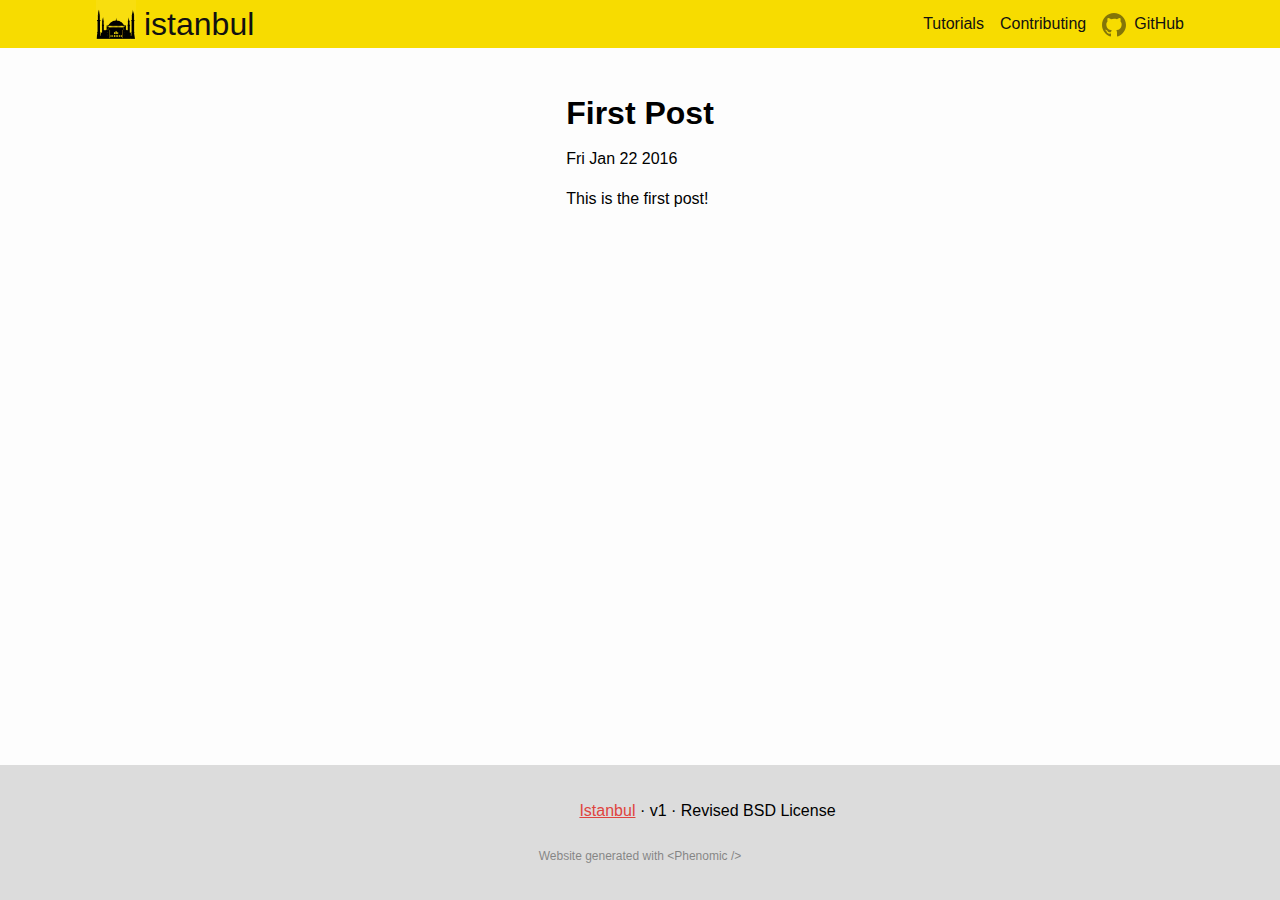
<file: blog/first-post/index.html>
<!doctype html><html lang="en"><head><meta charset="utf-8" /><meta http-equiv="X-UA-Compatible" content="IE=edge" /><meta name="viewport" content="width=device-width, initial-scale=1" /><link rel="stylesheet" href="/phenomic.browser.76cec6fa316a3fee8c94.css" /><meta data-react-helmet="true" name="generator" content="Phenomic 0.16.2"/><meta data-react-helmet="true" property="og:site_name" content="istanbuljs-website"/><meta data-react-helmet="true" name="twitter:site" content="@"/><meta data-react-helmet="true" name="viewport" content="width=device-width, initial-scale=1"/><meta data-react-helmet="true" property="og:type" content="article"/><meta data-react-helmet="true" property="og:title" content="First Post"/><meta data-react-helmet="true" property="og:url" content="http://istanbul.js.org/blog/first-post/"/><meta data-react-helmet="true" property="og:description" content="This is the first post!"/><meta data-react-helmet="true" name="twitter:card" content="summary"/><meta data-react-helmet="true" name="twitter:title" content="First Post"/><meta data-react-helmet="true" name="twitter:creator" content="@"/><meta data-react-helmet="true" name="twitter:description" content="This is the first post!"/><meta data-react-helmet="true" name="description" content="This is the first post!"/><title data-react-helmet="true">First Post</title></head><body><div id="phenomic"><div class="_2uLnB" data-reactroot="" data-reactid="1" data-react-checksum="429423763"><!-- react-empty: 2 --><!-- react-empty: 3 --><style data-reactid="4">@-ms-viewport { width: device-width; }</style><header class="_2gGRo" data-reactid="5"><nav class="_2frUm" data-reactid="6"><div class="_37D8R" data-reactid="7"><a class="Ezg15" href="/" data-reactid="8"><img alt="istanbul logo" src="/assets/istanbul-logo.png" class="ENT8c" data-reactid="9"/><span class="_2qOdn" data-reactid="10">istanbul</span></a></div><div class="_3VLYQ" data-reactid="11"><a class="Ezg15" href="/docs/tutorials/" data-reactid="12">Tutorials</a><a class="Ezg15" href="/contributing/" data-reactid="13">Contributing</a><!-- react-text: 14 --><!-- /react-text --><a href="https://github.com/istanbuljs" class="Ezg15" data-reactid="15"><span class="SVGInline SVGInline--cleaned" data-reactid="16"><svg class="SVGInline-svg SVGInline--cleaned-svg" xmlns="http://www.w3.org/2000/svg" viewBox="0 0 24 24"><path d="M12 0C5.374 0 0 5.373 0 12c0 5.302 3.438 9.8 8.207 11.387.6.11.793-.26.793-.577v-2.234c-3.338.726-4.033-1.416-4.033-1.416-.546-1.387-1.333-1.756-1.333-1.756-1.09-.745.083-.73.083-.73 1.205.085 1.84 1.238 1.84 1.238 1.07 1.834 2.806 1.304 3.49.997.108-.776.42-1.306.763-1.605-2.665-.305-5.467-1.334-5.467-5.93 0-1.312.47-2.382 1.236-3.222-.125-.303-.536-1.524.116-3.176 0 0 1.008-.322 3.3 1.23A11.51 11.51 0 0 1 12 5.803c1.02.005 2.047.138 3.006.404 2.29-1.552 3.297-1.23 3.297-1.23.653 1.653.242 2.874.118 3.176.77.84 1.236 1.91 1.236 3.22 0 4.61-2.807 5.625-5.48 5.922.43.372.824 1.102.824 2.222v3.293c0 .32.192.694.8.576C20.567 21.796 24 17.3 24 12c0-6.627-5.373-12-12-12z"/></svg></span><!-- react-text: 17 -->GitHub<!-- /react-text --></a></div></nav></header><div class="_2q8yI" data-reactid="18"><div data-reactid="19"><div data-reactid="20"><!-- react-empty: 21 --><div class="_2NPeC" data-reactid="22"><div class="_2BsDj" data-reactid="23"><h1 data-reactid="24">First Post</h1><header data-reactid="25"><time data-reactid="26">Fri Jan 22 2016</time></header><div data-reactid="27"><div class="phenomic-BodyContainer" data-reactid="28"><p>This is the first post!</p>
</div></div></div></div></div></div></div><footer class="_1Ustb" data-reactid="29"><p data-reactid="30"><iframe allowtransparency="true" frameborder="0" scrolling="0" style="width:135px;height:30px;vertical-align:middle;" src="https://ghbtns.com/github-btn.html?user=istanbuljs&amp;repo=nyc&amp;type=star&amp;count=true&amp;size=large" data-reactid="31"></iframe><a href="https://github.com/istanbuljs" data-reactid="32">Istanbul</a><!-- react-text: 33 --> · <!-- /react-text --><!-- react-text: 34 -->v1<!-- /react-text --><!-- react-text: 35 --> · <!-- /react-text --><!-- react-text: 36 -->Revised BSD License<!-- /react-text --></p><p data-reactid="37"><a href="https://github.com/MoOx/phenomic#readme" class="_21LuU" data-reactid="38"><!-- react-text: 39 -->Website generated with <!-- /react-text --><span class="MMp-P" data-reactid="40">&lt;Phenomic /&gt;</span></a></p></footer></div></div><script>window.__COLLECTION__ = [{"layout":"PageError","route":"404.html","description":"Content here not used, see web_modules/layouts/PageError","__filename":"404.md","__url":"/404.html","__resourceUrl":"/404.html","__dataUrl":"/404.html.f3d82a4d938b593823c37ead979b3b86.json"},{"title":"First Post","date":"2016-01-22T00:00:00.000Z","layout":"Post","description":"This is the first post!","__filename":"blog/first-post.md","__url":"/blog/first-post/","__resourceUrl":"/blog/first-post/index.html","__dataUrl":"/blog/first-post/index.html.4a5613b2efb7336faddeb36e490da773.json"},{"title":"Hello World!","date":"2016-02-14T00:00:00.000Z","layout":"Post","description":"Hello there. Here is another dumb post.","__filename":"blog/hello-world.md","__url":"/blog/hello-world/","__resourceUrl":"/blog/hello-world/index.html","__dataUrl":"/blog/hello-world/index.html.71dba0e386497410490147d8e028e650.json"},{"title":"Istanbul Blog","layout":"PostsList","description":"","__filename":"blog/index.md","__url":"/blog/","__resourceUrl":"/blog/index.html","__dataUrl":"/blog/index.html.9883d94018e58fbdb700c0246f5b0454.json"},{"title":"Contributing to Istanbul","description":"We would love to have you contribute to the Istanbul project, be it: creating a detailed bug report. adding a cool new feature. fixing…","__filename":"contributing/index.md","__url":"/contributing/","__resourceUrl":"/contributing/index.html","__dataUrl":"/contributing/index.html.a823c14226ce2bec7a0575222027c1d3.json"},{"metaTitle":"Istanbul, a JavaScript test coverage tool.","superTitle":"JavaScript test coverage made simple.","title":"How Istanbul works","layout":"WithQuickStart","QuickStart":{"title":"mocha","cmd":"mocha"},"description":"Istanbul instruments your ES5 and ES2015+ JavaScript code with line counters, so that you can track how well your unit-tests exercise your…","__filename":"index.md","__url":"/","__resourceUrl":"/index.html","__dataUrl":"/index.html.f5aae3586b78240db46c9fca99ac40d5.json"},{"layout":"PageLoading","description":"Content here not used, see web_modules/layouts/PageLoading. This page is a demo for loading state. You can safely delete if you want.","__filename":"loading.md","__url":"/loading/","__resourceUrl":"/loading/index.html","__dataUrl":"/loading/index.html.4f959959ceecdafbb30e2e8fd2869cdc.json"},{"title":"Using Istanbul With AVA","layout":"WithQuickStart","QuickStart":{"title":"AVA","cmd":"ava"},"description":"At the end of the day, all you need to do is place the bin nyc in front of the existing test scripts in your package.json: that's it! this…","__filename":"docs/tutorials/ava.md","__url":"/docs/tutorials/ava/","__resourceUrl":"/docs/tutorials/ava/index.html","__dataUrl":"/docs/tutorials/ava/index.html.cb987317f97a4c76b25c35d2f66568e4.json"},{"title":"Using Istanbul With ES2015+","description":"Tutorial coming soon.","__filename":"docs/tutorials/es2015.md","__url":"/docs/tutorials/es2015/","__resourceUrl":"/docs/tutorials/es2015/index.html","__dataUrl":"/docs/tutorials/es2015/index.html.bf83c1c52109c7cc46d52d06e6ea339b.json"},{"title":"Tutorials","description":"mocha tap ES2015+ AVA","__filename":"docs/tutorials/index.md","__url":"/docs/tutorials/","__resourceUrl":"/docs/tutorials/index.html","__dataUrl":"/docs/tutorials/index.html.093374e289deca9a032efc85b733b2ec.json"},{"title":"Using Istanbul With Mocha","layout":"WithQuickStart","QuickStart":{"title":"mocha","cmd":"mocha"},"description":"Istanbul is extensively tested with mocha, which we use for many of our own repos. At the end of the day, all you need to do is place the…","__filename":"docs/tutorials/mocha.md","__url":"/docs/tutorials/mocha/","__resourceUrl":"/docs/tutorials/mocha/index.html","__dataUrl":"/docs/tutorials/mocha/index.html.4cf84f5a06617c8d813f23ee0c628710.json"},{"title":"Using Istanbul With Node Tap","layout":"WithQuickStart","QuickStart":{"title":"Node Tap"},"description":"Node Tap uses nyc to track code coverage, even across subprocess boundaries. It is included by default, and there’s nothing you need to do…","__filename":"docs/tutorials/tap.md","__url":"/docs/tutorials/tap/","__resourceUrl":"/docs/tutorials/tap/index.html","__dataUrl":"/docs/tutorials/tap/index.html.5981ebe6a57f30bb9d0735fe1a590699.json"},{"title":"Using Istanbul With Webpack","description":"Tutorial coming soon.","__filename":"docs/tutorials/webpack.md","__url":"/docs/tutorials/webpack/","__resourceUrl":"/docs/tutorials/webpack/index.html","__dataUrl":"/docs/tutorials/webpack/index.html.35be98a119eb6b57b014ff2d1757a675.json"}];window.__INITIAL_STATE__ = {"pages":{"/blog/first-post/":{"head":{"title":"First Post","date":"2016-01-22T00:00:00.000Z","layout":"Post","description":"This is the first post!"},"body":"<p>This is the first post!</p>\n","__filename":"blog/first-post.md","__url":"/blog/first-post/","__resourceUrl":"/blog/first-post/index.html","__dataUrl":"/blog/first-post/index.html.4a5613b2efb7336faddeb36e490da773.json","type":"Post"}}}</script><script data-react-helmet="true" src="https://cdn.polyfill.io/v2/polyfill.min.js"></script><script src="/phenomic.browser.76cec6fa316a3fee8c94.js"></script></body></html>
</file>
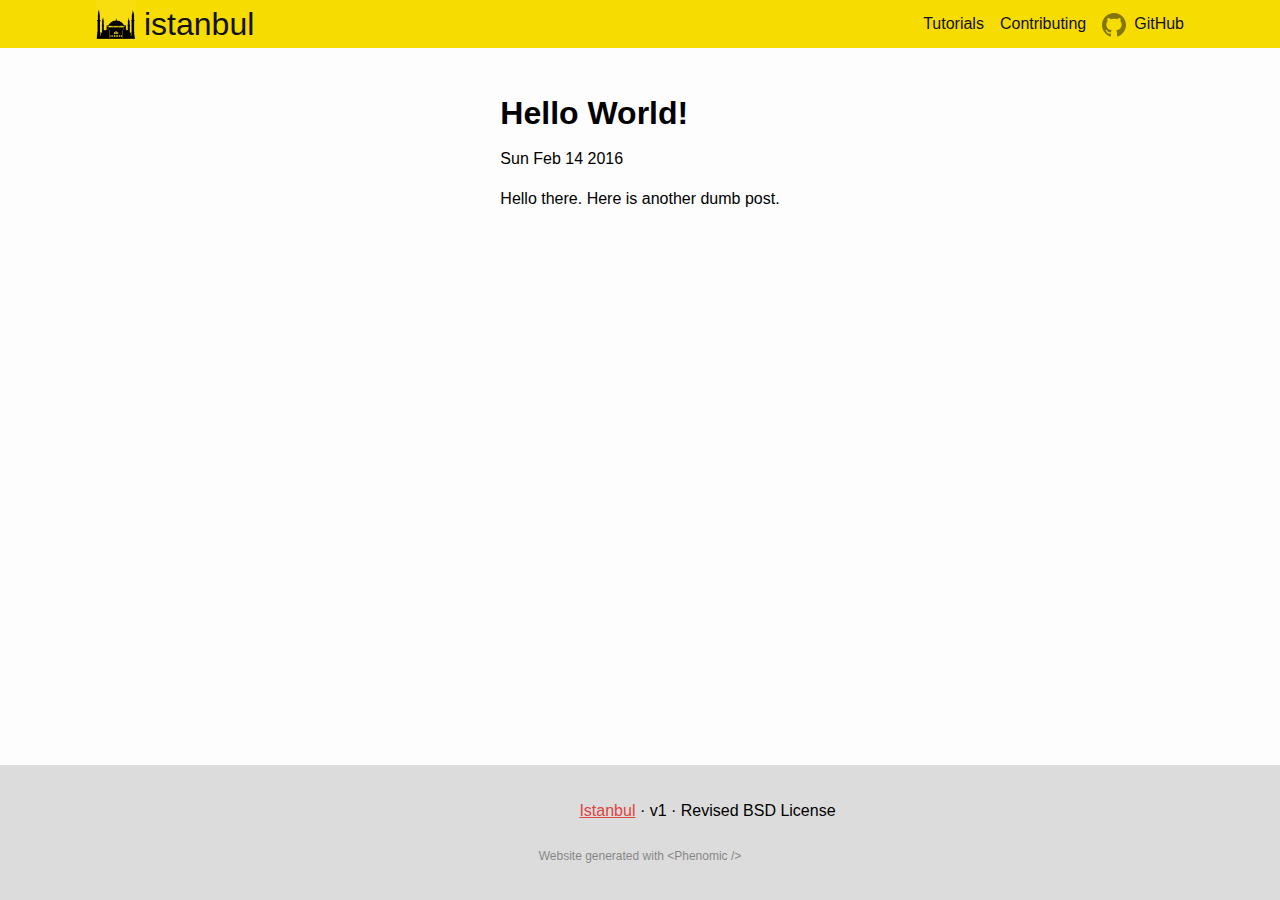
<file: blog/hello-world/index.html>
<!doctype html><html lang="en"><head><meta charset="utf-8" /><meta http-equiv="X-UA-Compatible" content="IE=edge" /><meta name="viewport" content="width=device-width, initial-scale=1" /><link rel="stylesheet" href="/phenomic.browser.76cec6fa316a3fee8c94.css" /><meta data-react-helmet="true" name="generator" content="Phenomic 0.16.2"/><meta data-react-helmet="true" property="og:site_name" content="istanbuljs-website"/><meta data-react-helmet="true" name="twitter:site" content="@"/><meta data-react-helmet="true" name="viewport" content="width=device-width, initial-scale=1"/><meta data-react-helmet="true" property="og:type" content="article"/><meta data-react-helmet="true" property="og:title" content="Hello World!"/><meta data-react-helmet="true" property="og:url" content="http://istanbul.js.org/blog/hello-world/"/><meta data-react-helmet="true" property="og:description" content="Hello there. Here is another dumb post."/><meta data-react-helmet="true" name="twitter:card" content="summary"/><meta data-react-helmet="true" name="twitter:title" content="Hello World!"/><meta data-react-helmet="true" name="twitter:creator" content="@"/><meta data-react-helmet="true" name="twitter:description" content="Hello there. Here is another dumb post."/><meta data-react-helmet="true" name="description" content="Hello there. Here is another dumb post."/><title data-react-helmet="true">Hello World!</title></head><body><div id="phenomic"><div class="_2uLnB" data-reactroot="" data-reactid="1" data-react-checksum="-1511947601"><!-- react-empty: 2 --><!-- react-empty: 3 --><style data-reactid="4">@-ms-viewport { width: device-width; }</style><header class="_2gGRo" data-reactid="5"><nav class="_2frUm" data-reactid="6"><div class="_37D8R" data-reactid="7"><a class="Ezg15" href="/" data-reactid="8"><img alt="istanbul logo" src="/assets/istanbul-logo.png" class="ENT8c" data-reactid="9"/><span class="_2qOdn" data-reactid="10">istanbul</span></a></div><div class="_3VLYQ" data-reactid="11"><a class="Ezg15" href="/docs/tutorials/" data-reactid="12">Tutorials</a><a class="Ezg15" href="/contributing/" data-reactid="13">Contributing</a><!-- react-text: 14 --><!-- /react-text --><a href="https://github.com/istanbuljs" class="Ezg15" data-reactid="15"><span class="SVGInline SVGInline--cleaned" data-reactid="16"><svg class="SVGInline-svg SVGInline--cleaned-svg" xmlns="http://www.w3.org/2000/svg" viewBox="0 0 24 24"><path d="M12 0C5.374 0 0 5.373 0 12c0 5.302 3.438 9.8 8.207 11.387.6.11.793-.26.793-.577v-2.234c-3.338.726-4.033-1.416-4.033-1.416-.546-1.387-1.333-1.756-1.333-1.756-1.09-.745.083-.73.083-.73 1.205.085 1.84 1.238 1.84 1.238 1.07 1.834 2.806 1.304 3.49.997.108-.776.42-1.306.763-1.605-2.665-.305-5.467-1.334-5.467-5.93 0-1.312.47-2.382 1.236-3.222-.125-.303-.536-1.524.116-3.176 0 0 1.008-.322 3.3 1.23A11.51 11.51 0 0 1 12 5.803c1.02.005 2.047.138 3.006.404 2.29-1.552 3.297-1.23 3.297-1.23.653 1.653.242 2.874.118 3.176.77.84 1.236 1.91 1.236 3.22 0 4.61-2.807 5.625-5.48 5.922.43.372.824 1.102.824 2.222v3.293c0 .32.192.694.8.576C20.567 21.796 24 17.3 24 12c0-6.627-5.373-12-12-12z"/></svg></span><!-- react-text: 17 -->GitHub<!-- /react-text --></a></div></nav></header><div class="_2q8yI" data-reactid="18"><div data-reactid="19"><div data-reactid="20"><!-- react-empty: 21 --><div class="_2NPeC" data-reactid="22"><div class="_2BsDj" data-reactid="23"><h1 data-reactid="24">Hello World!</h1><header data-reactid="25"><time data-reactid="26">Sun Feb 14 2016</time></header><div data-reactid="27"><div class="phenomic-BodyContainer" data-reactid="28"><p>Hello there. Here is another dumb post.</p>
</div></div></div></div></div></div></div><footer class="_1Ustb" data-reactid="29"><p data-reactid="30"><iframe allowtransparency="true" frameborder="0" scrolling="0" style="width:135px;height:30px;vertical-align:middle;" src="https://ghbtns.com/github-btn.html?user=istanbuljs&amp;repo=nyc&amp;type=star&amp;count=true&amp;size=large" data-reactid="31"></iframe><a href="https://github.com/istanbuljs" data-reactid="32">Istanbul</a><!-- react-text: 33 --> · <!-- /react-text --><!-- react-text: 34 -->v1<!-- /react-text --><!-- react-text: 35 --> · <!-- /react-text --><!-- react-text: 36 -->Revised BSD License<!-- /react-text --></p><p data-reactid="37"><a href="https://github.com/MoOx/phenomic#readme" class="_21LuU" data-reactid="38"><!-- react-text: 39 -->Website generated with <!-- /react-text --><span class="MMp-P" data-reactid="40">&lt;Phenomic /&gt;</span></a></p></footer></div></div><script>window.__COLLECTION__ = [{"layout":"PageError","route":"404.html","description":"Content here not used, see web_modules/layouts/PageError","__filename":"404.md","__url":"/404.html","__resourceUrl":"/404.html","__dataUrl":"/404.html.f3d82a4d938b593823c37ead979b3b86.json"},{"title":"First Post","date":"2016-01-22T00:00:00.000Z","layout":"Post","description":"This is the first post!","__filename":"blog/first-post.md","__url":"/blog/first-post/","__resourceUrl":"/blog/first-post/index.html","__dataUrl":"/blog/first-post/index.html.4a5613b2efb7336faddeb36e490da773.json"},{"title":"Hello World!","date":"2016-02-14T00:00:00.000Z","layout":"Post","description":"Hello there. Here is another dumb post.","__filename":"blog/hello-world.md","__url":"/blog/hello-world/","__resourceUrl":"/blog/hello-world/index.html","__dataUrl":"/blog/hello-world/index.html.71dba0e386497410490147d8e028e650.json"},{"title":"Istanbul Blog","layout":"PostsList","description":"","__filename":"blog/index.md","__url":"/blog/","__resourceUrl":"/blog/index.html","__dataUrl":"/blog/index.html.9883d94018e58fbdb700c0246f5b0454.json"},{"title":"Contributing to Istanbul","description":"We would love to have you contribute to the Istanbul project, be it: creating a detailed bug report. adding a cool new feature. fixing…","__filename":"contributing/index.md","__url":"/contributing/","__resourceUrl":"/contributing/index.html","__dataUrl":"/contributing/index.html.a823c14226ce2bec7a0575222027c1d3.json"},{"metaTitle":"Istanbul, a JavaScript test coverage tool.","superTitle":"JavaScript test coverage made simple.","title":"How Istanbul works","layout":"WithQuickStart","QuickStart":{"title":"mocha","cmd":"mocha"},"description":"Istanbul instruments your ES5 and ES2015+ JavaScript code with line counters, so that you can track how well your unit-tests exercise your…","__filename":"index.md","__url":"/","__resourceUrl":"/index.html","__dataUrl":"/index.html.f5aae3586b78240db46c9fca99ac40d5.json"},{"layout":"PageLoading","description":"Content here not used, see web_modules/layouts/PageLoading. This page is a demo for loading state. You can safely delete if you want.","__filename":"loading.md","__url":"/loading/","__resourceUrl":"/loading/index.html","__dataUrl":"/loading/index.html.4f959959ceecdafbb30e2e8fd2869cdc.json"},{"title":"Using Istanbul With AVA","layout":"WithQuickStart","QuickStart":{"title":"AVA","cmd":"ava"},"description":"At the end of the day, all you need to do is place the bin nyc in front of the existing test scripts in your package.json: that's it! this…","__filename":"docs/tutorials/ava.md","__url":"/docs/tutorials/ava/","__resourceUrl":"/docs/tutorials/ava/index.html","__dataUrl":"/docs/tutorials/ava/index.html.cb987317f97a4c76b25c35d2f66568e4.json"},{"title":"Using Istanbul With ES2015+","description":"Tutorial coming soon.","__filename":"docs/tutorials/es2015.md","__url":"/docs/tutorials/es2015/","__resourceUrl":"/docs/tutorials/es2015/index.html","__dataUrl":"/docs/tutorials/es2015/index.html.bf83c1c52109c7cc46d52d06e6ea339b.json"},{"title":"Tutorials","description":"mocha tap ES2015+ AVA","__filename":"docs/tutorials/index.md","__url":"/docs/tutorials/","__resourceUrl":"/docs/tutorials/index.html","__dataUrl":"/docs/tutorials/index.html.093374e289deca9a032efc85b733b2ec.json"},{"title":"Using Istanbul With Mocha","layout":"WithQuickStart","QuickStart":{"title":"mocha","cmd":"mocha"},"description":"Istanbul is extensively tested with mocha, which we use for many of our own repos. At the end of the day, all you need to do is place the…","__filename":"docs/tutorials/mocha.md","__url":"/docs/tutorials/mocha/","__resourceUrl":"/docs/tutorials/mocha/index.html","__dataUrl":"/docs/tutorials/mocha/index.html.4cf84f5a06617c8d813f23ee0c628710.json"},{"title":"Using Istanbul With Node Tap","layout":"WithQuickStart","QuickStart":{"title":"Node Tap"},"description":"Node Tap uses nyc to track code coverage, even across subprocess boundaries. It is included by default, and there’s nothing you need to do…","__filename":"docs/tutorials/tap.md","__url":"/docs/tutorials/tap/","__resourceUrl":"/docs/tutorials/tap/index.html","__dataUrl":"/docs/tutorials/tap/index.html.5981ebe6a57f30bb9d0735fe1a590699.json"},{"title":"Using Istanbul With Webpack","description":"Tutorial coming soon.","__filename":"docs/tutorials/webpack.md","__url":"/docs/tutorials/webpack/","__resourceUrl":"/docs/tutorials/webpack/index.html","__dataUrl":"/docs/tutorials/webpack/index.html.35be98a119eb6b57b014ff2d1757a675.json"}];window.__INITIAL_STATE__ = {"pages":{"/blog/hello-world/":{"head":{"title":"Hello World!","date":"2016-02-14T00:00:00.000Z","layout":"Post","description":"Hello there. Here is another dumb post."},"body":"<p>Hello there. Here is another dumb post.</p>\n","__filename":"blog/hello-world.md","__url":"/blog/hello-world/","__resourceUrl":"/blog/hello-world/index.html","__dataUrl":"/blog/hello-world/index.html.71dba0e386497410490147d8e028e650.json","type":"Post"}}}</script><script data-react-helmet="true" src="https://cdn.polyfill.io/v2/polyfill.min.js"></script><script src="/phenomic.browser.76cec6fa316a3fee8c94.js"></script></body></html>
</file>
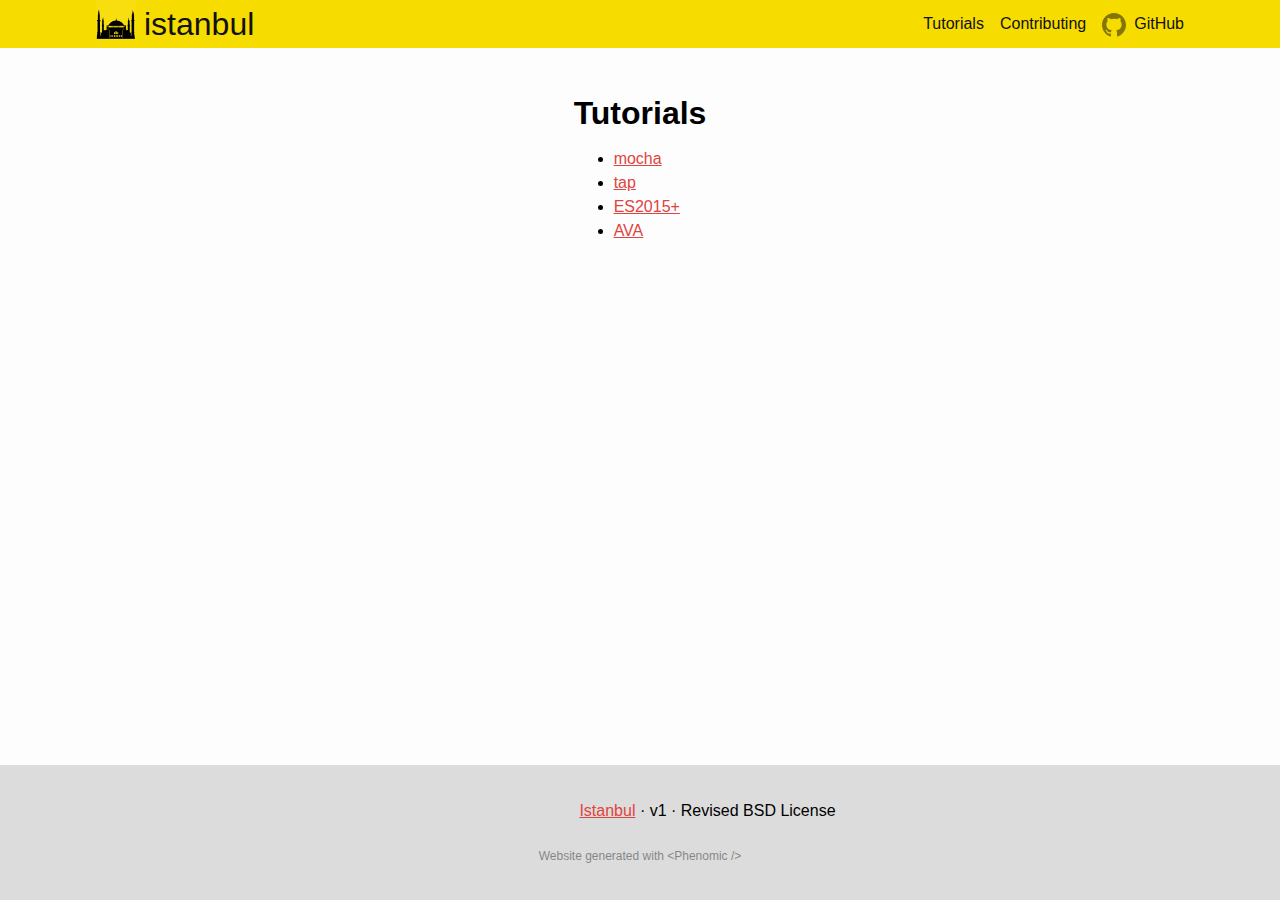
<file: docs/tutorials/index.html>
<!doctype html><html lang="en"><head><meta charset="utf-8" /><meta http-equiv="X-UA-Compatible" content="IE=edge" /><meta name="viewport" content="width=device-width, initial-scale=1" /><link rel="stylesheet" href="/phenomic.browser.76cec6fa316a3fee8c94.css" /><meta data-react-helmet="true" name="generator" content="Phenomic 0.16.2"/><meta data-react-helmet="true" property="og:site_name" content="istanbuljs-website"/><meta data-react-helmet="true" name="twitter:site" content="@"/><meta data-react-helmet="true" name="viewport" content="width=device-width, initial-scale=1"/><meta data-react-helmet="true" property="og:type" content="article"/><meta data-react-helmet="true" property="og:title" content="Tutorials"/><meta data-react-helmet="true" property="og:url" content="http://istanbul.js.org/docs/tutorials/"/><meta data-react-helmet="true" property="og:description" content="mocha tap ES2015+ AVA"/><meta data-react-helmet="true" name="twitter:card" content="summary"/><meta data-react-helmet="true" name="twitter:title" content="Tutorials"/><meta data-react-helmet="true" name="twitter:creator" content="@"/><meta data-react-helmet="true" name="twitter:description" content="mocha tap ES2015+ AVA"/><meta data-react-helmet="true" name="description" content="mocha tap ES2015+ AVA"/><title data-react-helmet="true">Tutorials</title></head><body><div id="phenomic"><div class="_2uLnB" data-reactroot="" data-reactid="1" data-react-checksum="99517868"><!-- react-empty: 2 --><!-- react-empty: 3 --><style data-reactid="4">@-ms-viewport { width: device-width; }</style><header class="_2gGRo" data-reactid="5"><nav class="_2frUm" data-reactid="6"><div class="_37D8R" data-reactid="7"><a class="Ezg15" href="/" data-reactid="8"><img alt="istanbul logo" src="/assets/istanbul-logo.png" class="ENT8c" data-reactid="9"/><span class="_2qOdn" data-reactid="10">istanbul</span></a></div><div class="_3VLYQ" data-reactid="11"><a class="Ezg15" href="/docs/tutorials/" data-reactid="12">Tutorials</a><a class="Ezg15" href="/contributing/" data-reactid="13">Contributing</a><!-- react-text: 14 --><!-- /react-text --><a href="https://github.com/istanbuljs" class="Ezg15" data-reactid="15"><span class="SVGInline SVGInline--cleaned" data-reactid="16"><svg class="SVGInline-svg SVGInline--cleaned-svg" xmlns="http://www.w3.org/2000/svg" viewBox="0 0 24 24"><path d="M12 0C5.374 0 0 5.373 0 12c0 5.302 3.438 9.8 8.207 11.387.6.11.793-.26.793-.577v-2.234c-3.338.726-4.033-1.416-4.033-1.416-.546-1.387-1.333-1.756-1.333-1.756-1.09-.745.083-.73.083-.73 1.205.085 1.84 1.238 1.84 1.238 1.07 1.834 2.806 1.304 3.49.997.108-.776.42-1.306.763-1.605-2.665-.305-5.467-1.334-5.467-5.93 0-1.312.47-2.382 1.236-3.222-.125-.303-.536-1.524.116-3.176 0 0 1.008-.322 3.3 1.23A11.51 11.51 0 0 1 12 5.803c1.02.005 2.047.138 3.006.404 2.29-1.552 3.297-1.23 3.297-1.23.653 1.653.242 2.874.118 3.176.77.84 1.236 1.91 1.236 3.22 0 4.61-2.807 5.625-5.48 5.922.43.372.824 1.102.824 2.222v3.293c0 .32.192.694.8.576C20.567 21.796 24 17.3 24 12c0-6.627-5.373-12-12-12z"/></svg></span><!-- react-text: 17 -->GitHub<!-- /react-text --></a></div></nav></header><div class="_2q8yI" data-reactid="18"><div data-reactid="19"><div data-reactid="20"><!-- react-empty: 21 --><div class="_2NPeC" data-reactid="22"><div class="_2BsDj" data-reactid="23"><h1 data-reactid="24">Tutorials</h1><div data-reactid="25"><div class="phenomic-BodyContainer" data-reactid="26"><ul>
<li><a href="./mocha/">mocha</a></li>
<li><a href="./tap/">tap</a></li>
<li><a href="./es2015/">ES2015+</a></li>
<li><a href="./ava/">AVA</a></li>
</ul>
</div></div></div></div></div></div></div><footer class="_1Ustb" data-reactid="27"><p data-reactid="28"><iframe allowtransparency="true" frameborder="0" scrolling="0" style="width:135px;height:30px;vertical-align:middle;" src="https://ghbtns.com/github-btn.html?user=istanbuljs&amp;repo=nyc&amp;type=star&amp;count=true&amp;size=large" data-reactid="29"></iframe><a href="https://github.com/istanbuljs" data-reactid="30">Istanbul</a><!-- react-text: 31 --> · <!-- /react-text --><!-- react-text: 32 -->v1<!-- /react-text --><!-- react-text: 33 --> · <!-- /react-text --><!-- react-text: 34 -->Revised BSD License<!-- /react-text --></p><p data-reactid="35"><a href="https://github.com/MoOx/phenomic#readme" class="_21LuU" data-reactid="36"><!-- react-text: 37 -->Website generated with <!-- /react-text --><span class="MMp-P" data-reactid="38">&lt;Phenomic /&gt;</span></a></p></footer></div></div><script>window.__COLLECTION__ = [{"layout":"PageError","route":"404.html","description":"Content here not used, see web_modules/layouts/PageError","__filename":"404.md","__url":"/404.html","__resourceUrl":"/404.html","__dataUrl":"/404.html.f3d82a4d938b593823c37ead979b3b86.json"},{"title":"First Post","date":"2016-01-22T00:00:00.000Z","layout":"Post","description":"This is the first post!","__filename":"blog/first-post.md","__url":"/blog/first-post/","__resourceUrl":"/blog/first-post/index.html","__dataUrl":"/blog/first-post/index.html.4a5613b2efb7336faddeb36e490da773.json"},{"title":"Hello World!","date":"2016-02-14T00:00:00.000Z","layout":"Post","description":"Hello there. Here is another dumb post.","__filename":"blog/hello-world.md","__url":"/blog/hello-world/","__resourceUrl":"/blog/hello-world/index.html","__dataUrl":"/blog/hello-world/index.html.71dba0e386497410490147d8e028e650.json"},{"title":"Istanbul Blog","layout":"PostsList","description":"","__filename":"blog/index.md","__url":"/blog/","__resourceUrl":"/blog/index.html","__dataUrl":"/blog/index.html.9883d94018e58fbdb700c0246f5b0454.json"},{"title":"Contributing to Istanbul","description":"We would love to have you contribute to the Istanbul project, be it: creating a detailed bug report. adding a cool new feature. fixing…","__filename":"contributing/index.md","__url":"/contributing/","__resourceUrl":"/contributing/index.html","__dataUrl":"/contributing/index.html.a823c14226ce2bec7a0575222027c1d3.json"},{"metaTitle":"Istanbul, a JavaScript test coverage tool.","superTitle":"JavaScript test coverage made simple.","title":"How Istanbul works","layout":"WithQuickStart","QuickStart":{"title":"mocha","cmd":"mocha"},"description":"Istanbul instruments your ES5 and ES2015+ JavaScript code with line counters, so that you can track how well your unit-tests exercise your…","__filename":"index.md","__url":"/","__resourceUrl":"/index.html","__dataUrl":"/index.html.f5aae3586b78240db46c9fca99ac40d5.json"},{"layout":"PageLoading","description":"Content here not used, see web_modules/layouts/PageLoading. This page is a demo for loading state. You can safely delete if you want.","__filename":"loading.md","__url":"/loading/","__resourceUrl":"/loading/index.html","__dataUrl":"/loading/index.html.4f959959ceecdafbb30e2e8fd2869cdc.json"},{"title":"Using Istanbul With AVA","layout":"WithQuickStart","QuickStart":{"title":"AVA","cmd":"ava"},"description":"At the end of the day, all you need to do is place the bin nyc in front of the existing test scripts in your package.json: that's it! this…","__filename":"docs/tutorials/ava.md","__url":"/docs/tutorials/ava/","__resourceUrl":"/docs/tutorials/ava/index.html","__dataUrl":"/docs/tutorials/ava/index.html.cb987317f97a4c76b25c35d2f66568e4.json"},{"title":"Using Istanbul With ES2015+","description":"Tutorial coming soon.","__filename":"docs/tutorials/es2015.md","__url":"/docs/tutorials/es2015/","__resourceUrl":"/docs/tutorials/es2015/index.html","__dataUrl":"/docs/tutorials/es2015/index.html.bf83c1c52109c7cc46d52d06e6ea339b.json"},{"title":"Tutorials","description":"mocha tap ES2015+ AVA","__filename":"docs/tutorials/index.md","__url":"/docs/tutorials/","__resourceUrl":"/docs/tutorials/index.html","__dataUrl":"/docs/tutorials/index.html.093374e289deca9a032efc85b733b2ec.json"},{"title":"Using Istanbul With Mocha","layout":"WithQuickStart","QuickStart":{"title":"mocha","cmd":"mocha"},"description":"Istanbul is extensively tested with mocha, which we use for many of our own repos. At the end of the day, all you need to do is place the…","__filename":"docs/tutorials/mocha.md","__url":"/docs/tutorials/mocha/","__resourceUrl":"/docs/tutorials/mocha/index.html","__dataUrl":"/docs/tutorials/mocha/index.html.4cf84f5a06617c8d813f23ee0c628710.json"},{"title":"Using Istanbul With Node Tap","layout":"WithQuickStart","QuickStart":{"title":"Node Tap"},"description":"Node Tap uses nyc to track code coverage, even across subprocess boundaries. It is included by default, and there’s nothing you need to do…","__filename":"docs/tutorials/tap.md","__url":"/docs/tutorials/tap/","__resourceUrl":"/docs/tutorials/tap/index.html","__dataUrl":"/docs/tutorials/tap/index.html.5981ebe6a57f30bb9d0735fe1a590699.json"},{"title":"Using Istanbul With Webpack","description":"Tutorial coming soon.","__filename":"docs/tutorials/webpack.md","__url":"/docs/tutorials/webpack/","__resourceUrl":"/docs/tutorials/webpack/index.html","__dataUrl":"/docs/tutorials/webpack/index.html.35be98a119eb6b57b014ff2d1757a675.json"}];window.__INITIAL_STATE__ = {"pages":{"/docs/tutorials/":{"head":{"title":"Tutorials","description":"mocha tap ES2015+ AVA"},"body":"<ul>\n<li><a href=\"./mocha/\">mocha</a></li>\n<li><a href=\"./tap/\">tap</a></li>\n<li><a href=\"./es2015/\">ES2015+</a></li>\n<li><a href=\"./ava/\">AVA</a></li>\n</ul>\n","__filename":"docs/tutorials/index.md","__url":"/docs/tutorials/","__resourceUrl":"/docs/tutorials/index.html","__dataUrl":"/docs/tutorials/index.html.093374e289deca9a032efc85b733b2ec.json"}}}</script><script data-react-helmet="true" src="https://cdn.polyfill.io/v2/polyfill.min.js"></script><script src="/phenomic.browser.76cec6fa316a3fee8c94.js"></script></body></html>
</file>
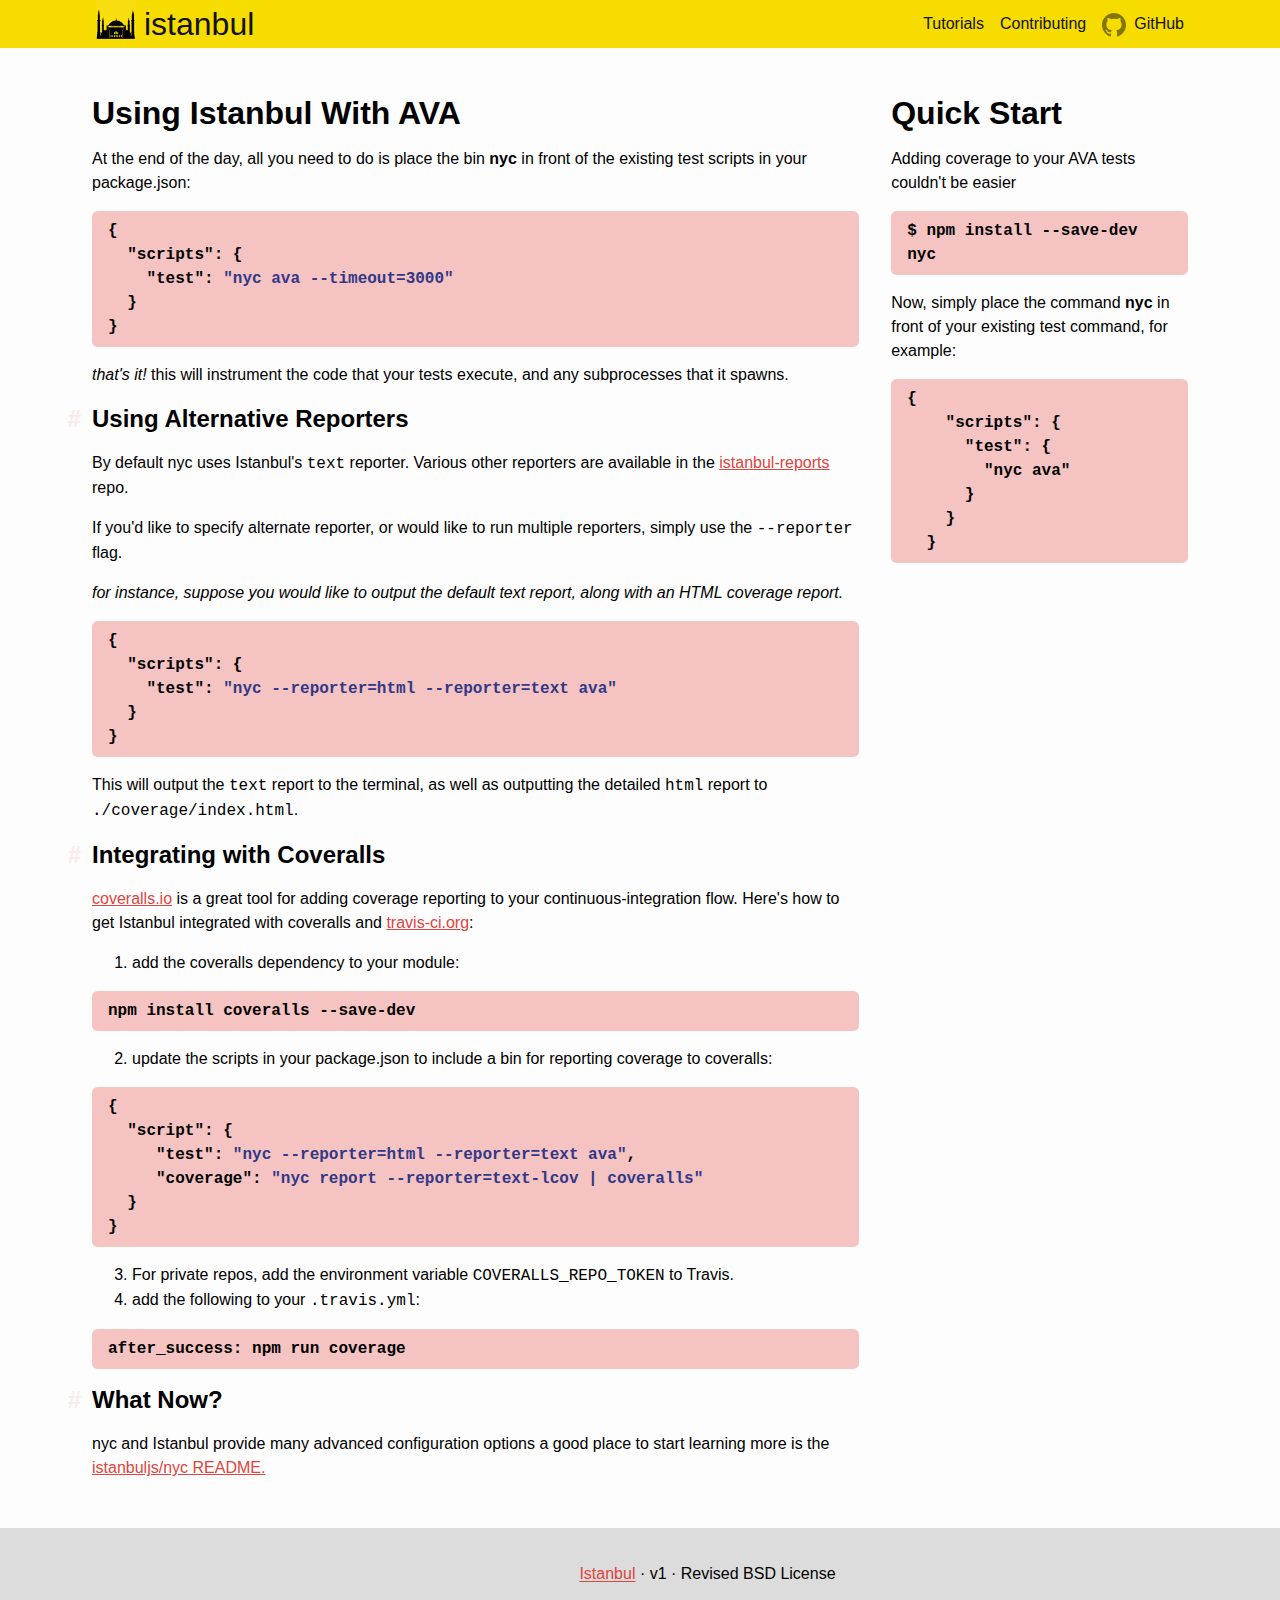
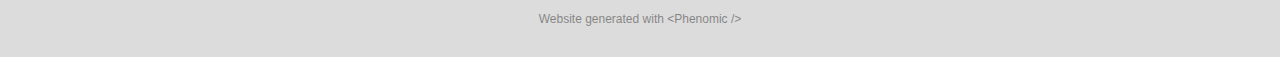
<file: docs/tutorials/ava/index.html>
<!doctype html><html lang="en"><head><meta charset="utf-8" /><meta http-equiv="X-UA-Compatible" content="IE=edge" /><meta name="viewport" content="width=device-width, initial-scale=1" /><link rel="stylesheet" href="/phenomic.browser.76cec6fa316a3fee8c94.css" /><meta data-react-helmet="true" name="generator" content="Phenomic 0.16.2"/><meta data-react-helmet="true" property="og:site_name" content="istanbuljs-website"/><meta data-react-helmet="true" name="twitter:site" content="@"/><meta data-react-helmet="true" name="viewport" content="width=device-width, initial-scale=1"/><meta data-react-helmet="true" property="og:type" content="article"/><meta data-react-helmet="true" property="og:title" content="Using Istanbul With AVA"/><meta data-react-helmet="true" property="og:url" content="http://istanbul.js.org/docs/tutorials/ava/"/><meta data-react-helmet="true" property="og:description" content="At the end of the day, all you need to do is place the bin nyc in front of the existing test scripts in your package.json: that&#x27;s it! this…"/><meta data-react-helmet="true" name="twitter:card" content="summary"/><meta data-react-helmet="true" name="twitter:title" content="Using Istanbul With AVA"/><meta data-react-helmet="true" name="twitter:creator" content="@"/><meta data-react-helmet="true" name="twitter:description" content="At the end of the day, all you need to do is place the bin nyc in front of the existing test scripts in your package.json: that&#x27;s it! this…"/><meta data-react-helmet="true" name="description" content="At the end of the day, all you need to do is place the bin nyc in front of the existing test scripts in your package.json: that&#x27;s it! this…"/><title data-react-helmet="true">Using Istanbul With AVA</title></head><body><div id="phenomic"><div class="_2uLnB" data-reactroot="" data-reactid="1" data-react-checksum="-2130373728"><!-- react-empty: 2 --><!-- react-empty: 3 --><style data-reactid="4">@-ms-viewport { width: device-width; }</style><header class="_2gGRo" data-reactid="5"><nav class="_2frUm" data-reactid="6"><div class="_37D8R" data-reactid="7"><a class="Ezg15" href="/" data-reactid="8"><img alt="istanbul logo" src="/assets/istanbul-logo.png" class="ENT8c" data-reactid="9"/><span class="_2qOdn" data-reactid="10">istanbul</span></a></div><div class="_3VLYQ" data-reactid="11"><a class="Ezg15" href="/docs/tutorials/" data-reactid="12">Tutorials</a><a class="Ezg15" href="/contributing/" data-reactid="13">Contributing</a><!-- react-text: 14 --><!-- /react-text --><a href="https://github.com/istanbuljs" class="Ezg15" data-reactid="15"><span class="SVGInline SVGInline--cleaned" data-reactid="16"><svg class="SVGInline-svg SVGInline--cleaned-svg" xmlns="http://www.w3.org/2000/svg" viewBox="0 0 24 24"><path d="M12 0C5.374 0 0 5.373 0 12c0 5.302 3.438 9.8 8.207 11.387.6.11.793-.26.793-.577v-2.234c-3.338.726-4.033-1.416-4.033-1.416-.546-1.387-1.333-1.756-1.333-1.756-1.09-.745.083-.73.083-.73 1.205.085 1.84 1.238 1.84 1.238 1.07 1.834 2.806 1.304 3.49.997.108-.776.42-1.306.763-1.605-2.665-.305-5.467-1.334-5.467-5.93 0-1.312.47-2.382 1.236-3.222-.125-.303-.536-1.524.116-3.176 0 0 1.008-.322 3.3 1.23A11.51 11.51 0 0 1 12 5.803c1.02.005 2.047.138 3.006.404 2.29-1.552 3.297-1.23 3.297-1.23.653 1.653.242 2.874.118 3.176.77.84 1.236 1.91 1.236 3.22 0 4.61-2.807 5.625-5.48 5.922.43.372.824 1.102.824 2.222v3.293c0 .32.192.694.8.576C20.567 21.796 24 17.3 24 12c0-6.627-5.373-12-12-12z"/></svg></span><!-- react-text: 17 -->GitHub<!-- /react-text --></a></div></nav></header><div class="_2q8yI" data-reactid="18"><div data-reactid="19"><div data-reactid="20"><!-- react-empty: 21 --><div class="_2NPeC _3x8Y9" data-reactid="22"><div class="_2BsDj _28uC5" data-reactid="23"><h1 data-reactid="24">Using Istanbul With AVA</h1><div data-reactid="25"><div class="phenomic-BodyContainer" data-reactid="26"><p>At the end of the day, all you need to do is place the bin <strong>nyc</strong> in front of the
existing test scripts in your package.json:</p>
<pre><code class="hljs language-json">{
  <span class="hljs-attr">"scripts"</span>: {
    <span class="hljs-attr">"test"</span>: <span class="hljs-string">"nyc ava --timeout=3000"</span>
  }
}</code></pre>
<p><em>that's it!</em> this will instrument the code that your tests execute, and any
subprocesses that it spawns.</p>
<h2 id="using-alternative-reporters"><a href="#using-alternative-reporters" class="phenomic-HeadingAnchor">#</a>Using Alternative Reporters</h2>
<p>By default nyc uses Istanbul's <code>text</code> reporter. Various other reporters are
available in the <a href="https://github.com/istanbuljs/istanbul-reports/tree/master/lib">istanbul-reports</a>
repo.</p>
<p>If you'd like to specify alternate reporter, or would like to run
multiple reporters, simply use the <code>--reporter</code> flag.</p>
<p><em>for instance, suppose you would like to output the default text report, along
with an HTML coverage report.</em></p>
<pre><code class="hljs language-json">{
  <span class="hljs-attr">"scripts"</span>: {
    <span class="hljs-attr">"test"</span>: <span class="hljs-string">"nyc --reporter=html --reporter=text ava"</span>
  }
}</code></pre>
<p>This will output the <code>text</code> report to the terminal, as well as outputting the
detailed <code>html</code> report to <code>./coverage/index.html</code>.</p>
<h2 id="integrating-with-coveralls"><a href="#integrating-with-coveralls" class="phenomic-HeadingAnchor">#</a>Integrating with Coveralls</h2>
<p><a href="https://coveralls.io">coveralls.io</a> is a great tool for adding coverage reporting to your continuous-integration flow. Here's how to get Istanbul
integrated with coveralls and <a href="https://travis-ci.org/">travis-ci.org</a>:</p>
<ol>
<li>add the coveralls dependency to your module:</li>
</ol>
<pre><code class="hljs language-bash">npm install coveralls --save-dev</code></pre>
<ol start="2">
<li>update the scripts in your package.json to include a bin for reporting coverage to coveralls:</li>
</ol>
<pre><code class="hljs language-json">{
  <span class="hljs-attr">"script"</span>: {
     <span class="hljs-attr">"test"</span>: <span class="hljs-string">"nyc --reporter=html --reporter=text ava"</span>,
     <span class="hljs-attr">"coverage"</span>: <span class="hljs-string">"nyc report --reporter=text-lcov | coveralls"</span>
  }
}</code></pre>
<ol start="3">
<li>
<p>For private repos, add the environment variable <code>COVERALLS_REPO_TOKEN</code> to Travis.</p>
</li>
<li>
<p>add the following to your <code>.travis.yml</code>:</p>
</li>
</ol>
<pre><code class="hljs language-yaml"><span class="hljs-attr">after_success:</span> npm run coverage</code></pre>
<h2 id="what-now"><a href="#what-now" class="phenomic-HeadingAnchor">#</a>What Now?</h2>
<p>nyc and Istanbul provide many advanced configuration options a good place to
start learning more is the <a href="https://github.com/istanbuljs/nyc">istanbuljs/nyc README.</a></p>
</div></div></div><section class="_2iNa2" data-reactid="27"><h1 data-reactid="28">Quick Start</h1><p data-reactid="29"><!-- react-text: 30 -->Adding coverage to your <!-- /react-text --><!-- react-text: 31 -->AVA<!-- /react-text --><!-- react-text: 32 --> tests couldn&#x27;t be easier<!-- /react-text --></p><div class="sh-code" data-reactid="33">$ npm install --save-dev nyc</div><p data-reactid="34"><!-- react-text: 35 -->Now, simply place the command <!-- /react-text --><strong data-reactid="36">nyc</strong><!-- react-text: 37 --> in front of your existing test command, for example:<!-- /react-text --></p><pre class="lowlight" data-reactid="38"><code class="hljs json" data-reactid="39"><!-- react-text: 40 -->{
    <!-- /react-text --><span class="hljs-attr" data-reactid="41"><!-- react-text: 42 -->&quot;scripts&quot;<!-- /react-text --></span><!-- react-text: 43 -->: {
      <!-- /react-text --><span class="hljs-attr" data-reactid="44"><!-- react-text: 45 -->&quot;test&quot;<!-- /react-text --></span><!-- react-text: 46 -->: {
        <!-- /react-text --><span class="hljs-attr" data-reactid="47"><!-- react-text: 48 -->&quot;nyc ava&quot;<!-- /react-text --></span><!-- react-text: 49 -->
      }
    }
  }<!-- /react-text --></code></pre></section></div></div></div></div><footer class="_1Ustb" data-reactid="50"><p data-reactid="51"><iframe allowtransparency="true" frameborder="0" scrolling="0" style="width:135px;height:30px;vertical-align:middle;" src="https://ghbtns.com/github-btn.html?user=istanbuljs&amp;repo=nyc&amp;type=star&amp;count=true&amp;size=large" data-reactid="52"></iframe><a href="https://github.com/istanbuljs" data-reactid="53">Istanbul</a><!-- react-text: 54 --> · <!-- /react-text --><!-- react-text: 55 -->v1<!-- /react-text --><!-- react-text: 56 --> · <!-- /react-text --><!-- react-text: 57 -->Revised BSD License<!-- /react-text --></p><p data-reactid="58"><a href="https://github.com/MoOx/phenomic#readme" class="_21LuU" data-reactid="59"><!-- react-text: 60 -->Website generated with <!-- /react-text --><span class="MMp-P" data-reactid="61">&lt;Phenomic /&gt;</span></a></p></footer></div></div><script>window.__COLLECTION__ = [{"layout":"PageError","route":"404.html","description":"Content here not used, see web_modules/layouts/PageError","__filename":"404.md","__url":"/404.html","__resourceUrl":"/404.html","__dataUrl":"/404.html.f3d82a4d938b593823c37ead979b3b86.json"},{"title":"First Post","date":"2016-01-22T00:00:00.000Z","layout":"Post","description":"This is the first post!","__filename":"blog/first-post.md","__url":"/blog/first-post/","__resourceUrl":"/blog/first-post/index.html","__dataUrl":"/blog/first-post/index.html.4a5613b2efb7336faddeb36e490da773.json"},{"title":"Hello World!","date":"2016-02-14T00:00:00.000Z","layout":"Post","description":"Hello there. Here is another dumb post.","__filename":"blog/hello-world.md","__url":"/blog/hello-world/","__resourceUrl":"/blog/hello-world/index.html","__dataUrl":"/blog/hello-world/index.html.71dba0e386497410490147d8e028e650.json"},{"title":"Istanbul Blog","layout":"PostsList","description":"","__filename":"blog/index.md","__url":"/blog/","__resourceUrl":"/blog/index.html","__dataUrl":"/blog/index.html.9883d94018e58fbdb700c0246f5b0454.json"},{"title":"Contributing to Istanbul","description":"We would love to have you contribute to the Istanbul project, be it: creating a detailed bug report. adding a cool new feature. fixing…","__filename":"contributing/index.md","__url":"/contributing/","__resourceUrl":"/contributing/index.html","__dataUrl":"/contributing/index.html.a823c14226ce2bec7a0575222027c1d3.json"},{"metaTitle":"Istanbul, a JavaScript test coverage tool.","superTitle":"JavaScript test coverage made simple.","title":"How Istanbul works","layout":"WithQuickStart","QuickStart":{"title":"mocha","cmd":"mocha"},"description":"Istanbul instruments your ES5 and ES2015+ JavaScript code with line counters, so that you can track how well your unit-tests exercise your…","__filename":"index.md","__url":"/","__resourceUrl":"/index.html","__dataUrl":"/index.html.f5aae3586b78240db46c9fca99ac40d5.json"},{"layout":"PageLoading","description":"Content here not used, see web_modules/layouts/PageLoading. This page is a demo for loading state. You can safely delete if you want.","__filename":"loading.md","__url":"/loading/","__resourceUrl":"/loading/index.html","__dataUrl":"/loading/index.html.4f959959ceecdafbb30e2e8fd2869cdc.json"},{"title":"Using Istanbul With AVA","layout":"WithQuickStart","QuickStart":{"title":"AVA","cmd":"ava"},"description":"At the end of the day, all you need to do is place the bin nyc in front of the existing test scripts in your package.json: that's it! this…","__filename":"docs/tutorials/ava.md","__url":"/docs/tutorials/ava/","__resourceUrl":"/docs/tutorials/ava/index.html","__dataUrl":"/docs/tutorials/ava/index.html.cb987317f97a4c76b25c35d2f66568e4.json"},{"title":"Using Istanbul With ES2015+","description":"Tutorial coming soon.","__filename":"docs/tutorials/es2015.md","__url":"/docs/tutorials/es2015/","__resourceUrl":"/docs/tutorials/es2015/index.html","__dataUrl":"/docs/tutorials/es2015/index.html.bf83c1c52109c7cc46d52d06e6ea339b.json"},{"title":"Tutorials","description":"mocha tap ES2015+ AVA","__filename":"docs/tutorials/index.md","__url":"/docs/tutorials/","__resourceUrl":"/docs/tutorials/index.html","__dataUrl":"/docs/tutorials/index.html.093374e289deca9a032efc85b733b2ec.json"},{"title":"Using Istanbul With Mocha","layout":"WithQuickStart","QuickStart":{"title":"mocha","cmd":"mocha"},"description":"Istanbul is extensively tested with mocha, which we use for many of our own repos. At the end of the day, all you need to do is place the…","__filename":"docs/tutorials/mocha.md","__url":"/docs/tutorials/mocha/","__resourceUrl":"/docs/tutorials/mocha/index.html","__dataUrl":"/docs/tutorials/mocha/index.html.4cf84f5a06617c8d813f23ee0c628710.json"},{"title":"Using Istanbul With Node Tap","layout":"WithQuickStart","QuickStart":{"title":"Node Tap"},"description":"Node Tap uses nyc to track code coverage, even across subprocess boundaries. It is included by default, and there’s nothing you need to do…","__filename":"docs/tutorials/tap.md","__url":"/docs/tutorials/tap/","__resourceUrl":"/docs/tutorials/tap/index.html","__dataUrl":"/docs/tutorials/tap/index.html.5981ebe6a57f30bb9d0735fe1a590699.json"},{"title":"Using Istanbul With Webpack","description":"Tutorial coming soon.","__filename":"docs/tutorials/webpack.md","__url":"/docs/tutorials/webpack/","__resourceUrl":"/docs/tutorials/webpack/index.html","__dataUrl":"/docs/tutorials/webpack/index.html.35be98a119eb6b57b014ff2d1757a675.json"}];window.__INITIAL_STATE__ = {"pages":{"/docs/tutorials/ava/":{"head":{"title":"Using Istanbul With AVA","layout":"WithQuickStart","QuickStart":{"title":"AVA","cmd":"ava"},"description":"At the end of the day, all you need to do is place the bin nyc in front of the existing test scripts in your package.json: that's it! this…"},"body":"<p>At the end of the day, all you need to do is place the bin <strong>nyc</strong> in front of the\nexisting test scripts in your package.json:</p>\n<pre><code class=\"hljs language-json\">{\n  <span class=\"hljs-attr\">\"scripts\"</span>: {\n    <span class=\"hljs-attr\">\"test\"</span>: <span class=\"hljs-string\">\"nyc ava --timeout=3000\"</span>\n  }\n}</code></pre>\n<p><em>that's it!</em> this will instrument the code that your tests execute, and any\nsubprocesses that it spawns.</p>\n<h2 id=\"using-alternative-reporters\"><a href=\"#using-alternative-reporters\" class=\"phenomic-HeadingAnchor\">#</a>Using Alternative Reporters</h2>\n<p>By default nyc uses Istanbul's <code>text</code> reporter. Various other reporters are\navailable in the <a href=\"https://github.com/istanbuljs/istanbul-reports/tree/master/lib\">istanbul-reports</a>\nrepo.</p>\n<p>If you'd like to specify alternate reporter, or would like to run\nmultiple reporters, simply use the <code>--reporter</code> flag.</p>\n<p><em>for instance, suppose you would like to output the default text report, along\nwith an HTML coverage report.</em></p>\n<pre><code class=\"hljs language-json\">{\n  <span class=\"hljs-attr\">\"scripts\"</span>: {\n    <span class=\"hljs-attr\">\"test\"</span>: <span class=\"hljs-string\">\"nyc --reporter=html --reporter=text ava\"</span>\n  }\n}</code></pre>\n<p>This will output the <code>text</code> report to the terminal, as well as outputting the\ndetailed <code>html</code> report to <code>./coverage/index.html</code>.</p>\n<h2 id=\"integrating-with-coveralls\"><a href=\"#integrating-with-coveralls\" class=\"phenomic-HeadingAnchor\">#</a>Integrating with Coveralls</h2>\n<p><a href=\"https://coveralls.io\">coveralls.io</a> is a great tool for adding coverage reporting to your continuous-integration flow. Here's how to get Istanbul\nintegrated with coveralls and <a href=\"https://travis-ci.org/\">travis-ci.org</a>:</p>\n<ol>\n<li>add the coveralls dependency to your module:</li>\n</ol>\n<pre><code class=\"hljs language-bash\">npm install coveralls --save-dev</code></pre>\n<ol start=\"2\">\n<li>update the scripts in your package.json to include a bin for reporting coverage to coveralls:</li>\n</ol>\n<pre><code class=\"hljs language-json\">{\n  <span class=\"hljs-attr\">\"script\"</span>: {\n     <span class=\"hljs-attr\">\"test\"</span>: <span class=\"hljs-string\">\"nyc --reporter=html --reporter=text ava\"</span>,\n     <span class=\"hljs-attr\">\"coverage\"</span>: <span class=\"hljs-string\">\"nyc report --reporter=text-lcov | coveralls\"</span>\n  }\n}</code></pre>\n<ol start=\"3\">\n<li>\n<p>For private repos, add the environment variable <code>COVERALLS_REPO_TOKEN</code> to Travis.</p>\n</li>\n<li>\n<p>add the following to your <code>.travis.yml</code>:</p>\n</li>\n</ol>\n<pre><code class=\"hljs language-yaml\"><span class=\"hljs-attr\">after_success:</span> npm run coverage</code></pre>\n<h2 id=\"what-now\"><a href=\"#what-now\" class=\"phenomic-HeadingAnchor\">#</a>What Now?</h2>\n<p>nyc and Istanbul provide many advanced configuration options a good place to\nstart learning more is the <a href=\"https://github.com/istanbuljs/nyc\">istanbuljs/nyc README.</a></p>\n","__filename":"docs/tutorials/ava.md","__url":"/docs/tutorials/ava/","__resourceUrl":"/docs/tutorials/ava/index.html","__dataUrl":"/docs/tutorials/ava/index.html.cb987317f97a4c76b25c35d2f66568e4.json","type":"WithQuickStart"}}}</script><script data-react-helmet="true" src="https://cdn.polyfill.io/v2/polyfill.min.js"></script><script src="/phenomic.browser.76cec6fa316a3fee8c94.js"></script></body></html>
</file>
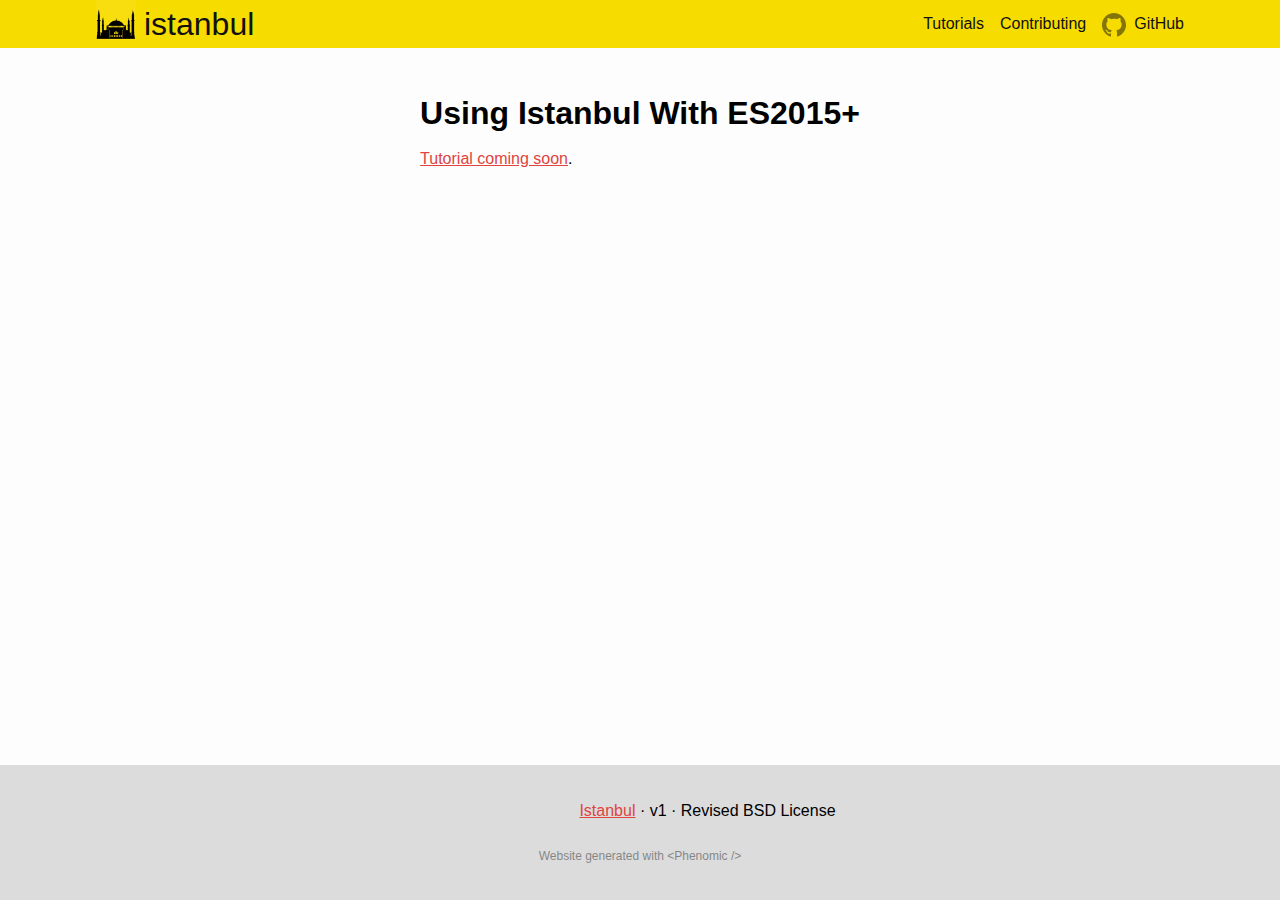
<file: docs/tutorials/es2015/index.html>
<!doctype html><html lang="en"><head><meta charset="utf-8" /><meta http-equiv="X-UA-Compatible" content="IE=edge" /><meta name="viewport" content="width=device-width, initial-scale=1" /><link rel="stylesheet" href="/phenomic.browser.76cec6fa316a3fee8c94.css" /><meta data-react-helmet="true" name="generator" content="Phenomic 0.16.2"/><meta data-react-helmet="true" property="og:site_name" content="istanbuljs-website"/><meta data-react-helmet="true" name="twitter:site" content="@"/><meta data-react-helmet="true" name="viewport" content="width=device-width, initial-scale=1"/><meta data-react-helmet="true" property="og:type" content="article"/><meta data-react-helmet="true" property="og:title" content="Using Istanbul With ES2015+"/><meta data-react-helmet="true" property="og:url" content="http://istanbul.js.org/docs/tutorials/es2015/"/><meta data-react-helmet="true" property="og:description" content="Tutorial coming soon."/><meta data-react-helmet="true" name="twitter:card" content="summary"/><meta data-react-helmet="true" name="twitter:title" content="Using Istanbul With ES2015+"/><meta data-react-helmet="true" name="twitter:creator" content="@"/><meta data-react-helmet="true" name="twitter:description" content="Tutorial coming soon."/><meta data-react-helmet="true" name="description" content="Tutorial coming soon."/><title data-react-helmet="true">Using Istanbul With ES2015+</title></head><body><div id="phenomic"><div class="_2uLnB" data-reactroot="" data-reactid="1" data-react-checksum="733905508"><!-- react-empty: 2 --><!-- react-empty: 3 --><style data-reactid="4">@-ms-viewport { width: device-width; }</style><header class="_2gGRo" data-reactid="5"><nav class="_2frUm" data-reactid="6"><div class="_37D8R" data-reactid="7"><a class="Ezg15" href="/" data-reactid="8"><img alt="istanbul logo" src="/assets/istanbul-logo.png" class="ENT8c" data-reactid="9"/><span class="_2qOdn" data-reactid="10">istanbul</span></a></div><div class="_3VLYQ" data-reactid="11"><a class="Ezg15" href="/docs/tutorials/" data-reactid="12">Tutorials</a><a class="Ezg15" href="/contributing/" data-reactid="13">Contributing</a><!-- react-text: 14 --><!-- /react-text --><a href="https://github.com/istanbuljs" class="Ezg15" data-reactid="15"><span class="SVGInline SVGInline--cleaned" data-reactid="16"><svg class="SVGInline-svg SVGInline--cleaned-svg" xmlns="http://www.w3.org/2000/svg" viewBox="0 0 24 24"><path d="M12 0C5.374 0 0 5.373 0 12c0 5.302 3.438 9.8 8.207 11.387.6.11.793-.26.793-.577v-2.234c-3.338.726-4.033-1.416-4.033-1.416-.546-1.387-1.333-1.756-1.333-1.756-1.09-.745.083-.73.083-.73 1.205.085 1.84 1.238 1.84 1.238 1.07 1.834 2.806 1.304 3.49.997.108-.776.42-1.306.763-1.605-2.665-.305-5.467-1.334-5.467-5.93 0-1.312.47-2.382 1.236-3.222-.125-.303-.536-1.524.116-3.176 0 0 1.008-.322 3.3 1.23A11.51 11.51 0 0 1 12 5.803c1.02.005 2.047.138 3.006.404 2.29-1.552 3.297-1.23 3.297-1.23.653 1.653.242 2.874.118 3.176.77.84 1.236 1.91 1.236 3.22 0 4.61-2.807 5.625-5.48 5.922.43.372.824 1.102.824 2.222v3.293c0 .32.192.694.8.576C20.567 21.796 24 17.3 24 12c0-6.627-5.373-12-12-12z"/></svg></span><!-- react-text: 17 -->GitHub<!-- /react-text --></a></div></nav></header><div class="_2q8yI" data-reactid="18"><div data-reactid="19"><div data-reactid="20"><!-- react-empty: 21 --><div class="_2NPeC" data-reactid="22"><div class="_2BsDj" data-reactid="23"><h1 data-reactid="24">Using Istanbul With ES2015+</h1><div data-reactid="25"><div class="phenomic-BodyContainer" data-reactid="26"><p><a href="https://github.com/istanbuljs/istanbuljs.github.io/issues/8">Tutorial coming soon</a>.</p>
</div></div></div></div></div></div></div><footer class="_1Ustb" data-reactid="27"><p data-reactid="28"><iframe allowtransparency="true" frameborder="0" scrolling="0" style="width:135px;height:30px;vertical-align:middle;" src="https://ghbtns.com/github-btn.html?user=istanbuljs&amp;repo=nyc&amp;type=star&amp;count=true&amp;size=large" data-reactid="29"></iframe><a href="https://github.com/istanbuljs" data-reactid="30">Istanbul</a><!-- react-text: 31 --> · <!-- /react-text --><!-- react-text: 32 -->v1<!-- /react-text --><!-- react-text: 33 --> · <!-- /react-text --><!-- react-text: 34 -->Revised BSD License<!-- /react-text --></p><p data-reactid="35"><a href="https://github.com/MoOx/phenomic#readme" class="_21LuU" data-reactid="36"><!-- react-text: 37 -->Website generated with <!-- /react-text --><span class="MMp-P" data-reactid="38">&lt;Phenomic /&gt;</span></a></p></footer></div></div><script>window.__COLLECTION__ = [{"layout":"PageError","route":"404.html","description":"Content here not used, see web_modules/layouts/PageError","__filename":"404.md","__url":"/404.html","__resourceUrl":"/404.html","__dataUrl":"/404.html.f3d82a4d938b593823c37ead979b3b86.json"},{"title":"First Post","date":"2016-01-22T00:00:00.000Z","layout":"Post","description":"This is the first post!","__filename":"blog/first-post.md","__url":"/blog/first-post/","__resourceUrl":"/blog/first-post/index.html","__dataUrl":"/blog/first-post/index.html.4a5613b2efb7336faddeb36e490da773.json"},{"title":"Hello World!","date":"2016-02-14T00:00:00.000Z","layout":"Post","description":"Hello there. Here is another dumb post.","__filename":"blog/hello-world.md","__url":"/blog/hello-world/","__resourceUrl":"/blog/hello-world/index.html","__dataUrl":"/blog/hello-world/index.html.71dba0e386497410490147d8e028e650.json"},{"title":"Istanbul Blog","layout":"PostsList","description":"","__filename":"blog/index.md","__url":"/blog/","__resourceUrl":"/blog/index.html","__dataUrl":"/blog/index.html.9883d94018e58fbdb700c0246f5b0454.json"},{"title":"Contributing to Istanbul","description":"We would love to have you contribute to the Istanbul project, be it: creating a detailed bug report. adding a cool new feature. fixing…","__filename":"contributing/index.md","__url":"/contributing/","__resourceUrl":"/contributing/index.html","__dataUrl":"/contributing/index.html.a823c14226ce2bec7a0575222027c1d3.json"},{"metaTitle":"Istanbul, a JavaScript test coverage tool.","superTitle":"JavaScript test coverage made simple.","title":"How Istanbul works","layout":"WithQuickStart","QuickStart":{"title":"mocha","cmd":"mocha"},"description":"Istanbul instruments your ES5 and ES2015+ JavaScript code with line counters, so that you can track how well your unit-tests exercise your…","__filename":"index.md","__url":"/","__resourceUrl":"/index.html","__dataUrl":"/index.html.f5aae3586b78240db46c9fca99ac40d5.json"},{"layout":"PageLoading","description":"Content here not used, see web_modules/layouts/PageLoading. This page is a demo for loading state. You can safely delete if you want.","__filename":"loading.md","__url":"/loading/","__resourceUrl":"/loading/index.html","__dataUrl":"/loading/index.html.4f959959ceecdafbb30e2e8fd2869cdc.json"},{"title":"Using Istanbul With AVA","layout":"WithQuickStart","QuickStart":{"title":"AVA","cmd":"ava"},"description":"At the end of the day, all you need to do is place the bin nyc in front of the existing test scripts in your package.json: that's it! this…","__filename":"docs/tutorials/ava.md","__url":"/docs/tutorials/ava/","__resourceUrl":"/docs/tutorials/ava/index.html","__dataUrl":"/docs/tutorials/ava/index.html.cb987317f97a4c76b25c35d2f66568e4.json"},{"title":"Using Istanbul With ES2015+","description":"Tutorial coming soon.","__filename":"docs/tutorials/es2015.md","__url":"/docs/tutorials/es2015/","__resourceUrl":"/docs/tutorials/es2015/index.html","__dataUrl":"/docs/tutorials/es2015/index.html.bf83c1c52109c7cc46d52d06e6ea339b.json"},{"title":"Tutorials","description":"mocha tap ES2015+ AVA","__filename":"docs/tutorials/index.md","__url":"/docs/tutorials/","__resourceUrl":"/docs/tutorials/index.html","__dataUrl":"/docs/tutorials/index.html.093374e289deca9a032efc85b733b2ec.json"},{"title":"Using Istanbul With Mocha","layout":"WithQuickStart","QuickStart":{"title":"mocha","cmd":"mocha"},"description":"Istanbul is extensively tested with mocha, which we use for many of our own repos. At the end of the day, all you need to do is place the…","__filename":"docs/tutorials/mocha.md","__url":"/docs/tutorials/mocha/","__resourceUrl":"/docs/tutorials/mocha/index.html","__dataUrl":"/docs/tutorials/mocha/index.html.4cf84f5a06617c8d813f23ee0c628710.json"},{"title":"Using Istanbul With Node Tap","layout":"WithQuickStart","QuickStart":{"title":"Node Tap"},"description":"Node Tap uses nyc to track code coverage, even across subprocess boundaries. It is included by default, and there’s nothing you need to do…","__filename":"docs/tutorials/tap.md","__url":"/docs/tutorials/tap/","__resourceUrl":"/docs/tutorials/tap/index.html","__dataUrl":"/docs/tutorials/tap/index.html.5981ebe6a57f30bb9d0735fe1a590699.json"},{"title":"Using Istanbul With Webpack","description":"Tutorial coming soon.","__filename":"docs/tutorials/webpack.md","__url":"/docs/tutorials/webpack/","__resourceUrl":"/docs/tutorials/webpack/index.html","__dataUrl":"/docs/tutorials/webpack/index.html.35be98a119eb6b57b014ff2d1757a675.json"}];window.__INITIAL_STATE__ = {"pages":{"/docs/tutorials/es2015/":{"head":{"title":"Using Istanbul With ES2015+","description":"Tutorial coming soon."},"body":"<p><a href=\"https://github.com/istanbuljs/istanbuljs.github.io/issues/8\">Tutorial coming soon</a>.</p>\n","__filename":"docs/tutorials/es2015.md","__url":"/docs/tutorials/es2015/","__resourceUrl":"/docs/tutorials/es2015/index.html","__dataUrl":"/docs/tutorials/es2015/index.html.bf83c1c52109c7cc46d52d06e6ea339b.json"}}}</script><script data-react-helmet="true" src="https://cdn.polyfill.io/v2/polyfill.min.js"></script><script src="/phenomic.browser.76cec6fa316a3fee8c94.js"></script></body></html>
</file>
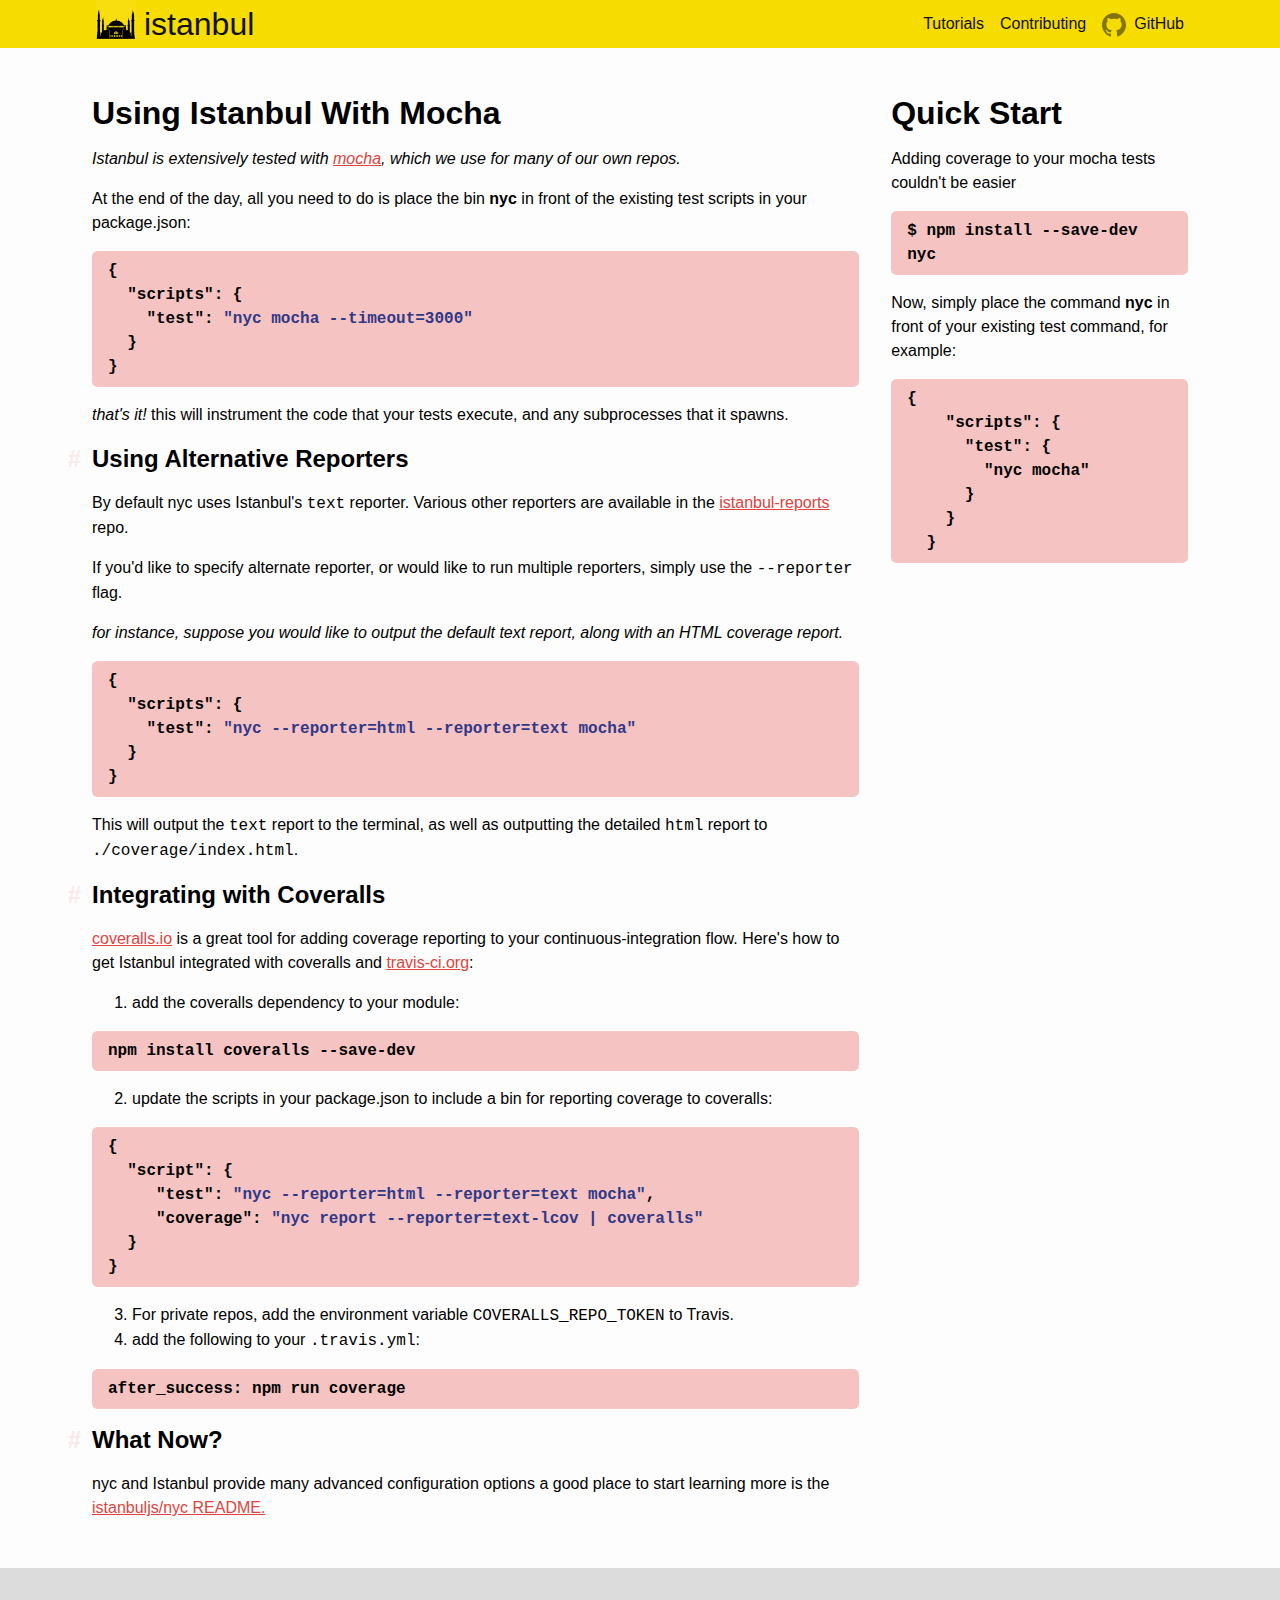
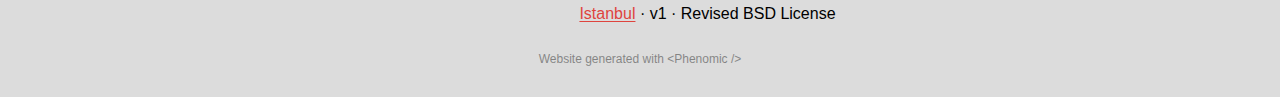
<file: docs/tutorials/mocha/index.html>
<!doctype html><html lang="en"><head><meta charset="utf-8" /><meta http-equiv="X-UA-Compatible" content="IE=edge" /><meta name="viewport" content="width=device-width, initial-scale=1" /><link rel="stylesheet" href="/phenomic.browser.76cec6fa316a3fee8c94.css" /><meta data-react-helmet="true" name="generator" content="Phenomic 0.16.2"/><meta data-react-helmet="true" property="og:site_name" content="istanbuljs-website"/><meta data-react-helmet="true" name="twitter:site" content="@"/><meta data-react-helmet="true" name="viewport" content="width=device-width, initial-scale=1"/><meta data-react-helmet="true" property="og:type" content="article"/><meta data-react-helmet="true" property="og:title" content="Using Istanbul With Mocha"/><meta data-react-helmet="true" property="og:url" content="http://istanbul.js.org/docs/tutorials/mocha/"/><meta data-react-helmet="true" property="og:description" content="Istanbul is extensively tested with mocha, which we use for many of our own repos. At the end of the day, all you need to do is place the…"/><meta data-react-helmet="true" name="twitter:card" content="summary"/><meta data-react-helmet="true" name="twitter:title" content="Using Istanbul With Mocha"/><meta data-react-helmet="true" name="twitter:creator" content="@"/><meta data-react-helmet="true" name="twitter:description" content="Istanbul is extensively tested with mocha, which we use for many of our own repos. At the end of the day, all you need to do is place the…"/><meta data-react-helmet="true" name="description" content="Istanbul is extensively tested with mocha, which we use for many of our own repos. At the end of the day, all you need to do is place the…"/><title data-react-helmet="true">Using Istanbul With Mocha</title></head><body><div id="phenomic"><div class="_2uLnB" data-reactroot="" data-reactid="1" data-react-checksum="155469721"><!-- react-empty: 2 --><!-- react-empty: 3 --><style data-reactid="4">@-ms-viewport { width: device-width; }</style><header class="_2gGRo" data-reactid="5"><nav class="_2frUm" data-reactid="6"><div class="_37D8R" data-reactid="7"><a class="Ezg15" href="/" data-reactid="8"><img alt="istanbul logo" src="/assets/istanbul-logo.png" class="ENT8c" data-reactid="9"/><span class="_2qOdn" data-reactid="10">istanbul</span></a></div><div class="_3VLYQ" data-reactid="11"><a class="Ezg15" href="/docs/tutorials/" data-reactid="12">Tutorials</a><a class="Ezg15" href="/contributing/" data-reactid="13">Contributing</a><!-- react-text: 14 --><!-- /react-text --><a href="https://github.com/istanbuljs" class="Ezg15" data-reactid="15"><span class="SVGInline SVGInline--cleaned" data-reactid="16"><svg class="SVGInline-svg SVGInline--cleaned-svg" xmlns="http://www.w3.org/2000/svg" viewBox="0 0 24 24"><path d="M12 0C5.374 0 0 5.373 0 12c0 5.302 3.438 9.8 8.207 11.387.6.11.793-.26.793-.577v-2.234c-3.338.726-4.033-1.416-4.033-1.416-.546-1.387-1.333-1.756-1.333-1.756-1.09-.745.083-.73.083-.73 1.205.085 1.84 1.238 1.84 1.238 1.07 1.834 2.806 1.304 3.49.997.108-.776.42-1.306.763-1.605-2.665-.305-5.467-1.334-5.467-5.93 0-1.312.47-2.382 1.236-3.222-.125-.303-.536-1.524.116-3.176 0 0 1.008-.322 3.3 1.23A11.51 11.51 0 0 1 12 5.803c1.02.005 2.047.138 3.006.404 2.29-1.552 3.297-1.23 3.297-1.23.653 1.653.242 2.874.118 3.176.77.84 1.236 1.91 1.236 3.22 0 4.61-2.807 5.625-5.48 5.922.43.372.824 1.102.824 2.222v3.293c0 .32.192.694.8.576C20.567 21.796 24 17.3 24 12c0-6.627-5.373-12-12-12z"/></svg></span><!-- react-text: 17 -->GitHub<!-- /react-text --></a></div></nav></header><div class="_2q8yI" data-reactid="18"><div data-reactid="19"><div data-reactid="20"><!-- react-empty: 21 --><div class="_2NPeC _3x8Y9" data-reactid="22"><div class="_2BsDj _28uC5" data-reactid="23"><h1 data-reactid="24">Using Istanbul With Mocha</h1><div data-reactid="25"><div class="phenomic-BodyContainer" data-reactid="26"><p><em>Istanbul is extensively tested with <a href="https://mochajs.org/">mocha</a>, which we use for many of our own repos.</em></p>
<p>At the end of the day, all you need to do is place the bin <strong>nyc</strong> in front of the
existing test scripts in your package.json:</p>
<pre><code class="hljs language-json">{
  <span class="hljs-attr">"scripts"</span>: {
    <span class="hljs-attr">"test"</span>: <span class="hljs-string">"nyc mocha --timeout=3000"</span>
  }
}</code></pre>
<p><em>that's it!</em> this will instrument the code that your tests execute, and any
subprocesses that it spawns.</p>
<h2 id="using-alternative-reporters"><a href="#using-alternative-reporters" class="phenomic-HeadingAnchor">#</a>Using Alternative Reporters</h2>
<p>By default nyc uses Istanbul's <code>text</code> reporter. Various other reporters are
available in the <a href="https://github.com/istanbuljs/istanbul-reports/tree/master/lib">istanbul-reports</a>
repo.</p>
<p>If you'd like to specify alternate reporter, or would like to run
multiple reporters, simply use the <code>--reporter</code> flag.</p>
<p><em>for instance, suppose you would like to output the default text report, along
with an HTML coverage report.</em></p>
<pre><code class="hljs language-json">{
  <span class="hljs-attr">"scripts"</span>: {
    <span class="hljs-attr">"test"</span>: <span class="hljs-string">"nyc --reporter=html --reporter=text mocha"</span>
  }
}</code></pre>
<p>This will output the <code>text</code> report to the terminal, as well as outputting the
detailed <code>html</code> report to <code>./coverage/index.html</code>.</p>
<h2 id="integrating-with-coveralls"><a href="#integrating-with-coveralls" class="phenomic-HeadingAnchor">#</a>Integrating with Coveralls</h2>
<p><a href="https://coveralls.io">coveralls.io</a> is a great tool for adding coverage reporting to your continuous-integration flow. Here's how to get Istanbul
integrated with coveralls and <a href="https://travis-ci.org/">travis-ci.org</a>:</p>
<ol>
<li>add the coveralls dependency to your module:</li>
</ol>
<pre><code class="hljs language-bash">npm install coveralls --save-dev</code></pre>
<ol start="2">
<li>update the scripts in your package.json to include a bin for reporting coverage to coveralls:</li>
</ol>
<pre><code class="hljs language-json">{
  <span class="hljs-attr">"script"</span>: {
     <span class="hljs-attr">"test"</span>: <span class="hljs-string">"nyc --reporter=html --reporter=text mocha"</span>,
     <span class="hljs-attr">"coverage"</span>: <span class="hljs-string">"nyc report --reporter=text-lcov | coveralls"</span>
  }
}</code></pre>
<ol start="3">
<li>
<p>For private repos, add the environment variable <code>COVERALLS_REPO_TOKEN</code> to Travis.</p>
</li>
<li>
<p>add the following to your <code>.travis.yml</code>:</p>
</li>
</ol>
<pre><code class="hljs language-yaml"><span class="hljs-attr">after_success:</span> npm run coverage</code></pre>
<h2 id="what-now"><a href="#what-now" class="phenomic-HeadingAnchor">#</a>What Now?</h2>
<p>nyc and Istanbul provide many advanced configuration options a good place to
start learning more is the <a href="https://github.com/istanbuljs/nyc">istanbuljs/nyc README.</a></p>
</div></div></div><section class="_2iNa2" data-reactid="27"><h1 data-reactid="28">Quick Start</h1><p data-reactid="29"><!-- react-text: 30 -->Adding coverage to your <!-- /react-text --><!-- react-text: 31 -->mocha<!-- /react-text --><!-- react-text: 32 --> tests couldn&#x27;t be easier<!-- /react-text --></p><div class="sh-code" data-reactid="33">$ npm install --save-dev nyc</div><p data-reactid="34"><!-- react-text: 35 -->Now, simply place the command <!-- /react-text --><strong data-reactid="36">nyc</strong><!-- react-text: 37 --> in front of your existing test command, for example:<!-- /react-text --></p><pre class="lowlight" data-reactid="38"><code class="hljs json" data-reactid="39"><!-- react-text: 40 -->{
    <!-- /react-text --><span class="hljs-attr" data-reactid="41"><!-- react-text: 42 -->&quot;scripts&quot;<!-- /react-text --></span><!-- react-text: 43 -->: {
      <!-- /react-text --><span class="hljs-attr" data-reactid="44"><!-- react-text: 45 -->&quot;test&quot;<!-- /react-text --></span><!-- react-text: 46 -->: {
        <!-- /react-text --><span class="hljs-attr" data-reactid="47"><!-- react-text: 48 -->&quot;nyc mocha&quot;<!-- /react-text --></span><!-- react-text: 49 -->
      }
    }
  }<!-- /react-text --></code></pre></section></div></div></div></div><footer class="_1Ustb" data-reactid="50"><p data-reactid="51"><iframe allowtransparency="true" frameborder="0" scrolling="0" style="width:135px;height:30px;vertical-align:middle;" src="https://ghbtns.com/github-btn.html?user=istanbuljs&amp;repo=nyc&amp;type=star&amp;count=true&amp;size=large" data-reactid="52"></iframe><a href="https://github.com/istanbuljs" data-reactid="53">Istanbul</a><!-- react-text: 54 --> · <!-- /react-text --><!-- react-text: 55 -->v1<!-- /react-text --><!-- react-text: 56 --> · <!-- /react-text --><!-- react-text: 57 -->Revised BSD License<!-- /react-text --></p><p data-reactid="58"><a href="https://github.com/MoOx/phenomic#readme" class="_21LuU" data-reactid="59"><!-- react-text: 60 -->Website generated with <!-- /react-text --><span class="MMp-P" data-reactid="61">&lt;Phenomic /&gt;</span></a></p></footer></div></div><script>window.__COLLECTION__ = [{"layout":"PageError","route":"404.html","description":"Content here not used, see web_modules/layouts/PageError","__filename":"404.md","__url":"/404.html","__resourceUrl":"/404.html","__dataUrl":"/404.html.f3d82a4d938b593823c37ead979b3b86.json"},{"title":"First Post","date":"2016-01-22T00:00:00.000Z","layout":"Post","description":"This is the first post!","__filename":"blog/first-post.md","__url":"/blog/first-post/","__resourceUrl":"/blog/first-post/index.html","__dataUrl":"/blog/first-post/index.html.4a5613b2efb7336faddeb36e490da773.json"},{"title":"Hello World!","date":"2016-02-14T00:00:00.000Z","layout":"Post","description":"Hello there. Here is another dumb post.","__filename":"blog/hello-world.md","__url":"/blog/hello-world/","__resourceUrl":"/blog/hello-world/index.html","__dataUrl":"/blog/hello-world/index.html.71dba0e386497410490147d8e028e650.json"},{"title":"Istanbul Blog","layout":"PostsList","description":"","__filename":"blog/index.md","__url":"/blog/","__resourceUrl":"/blog/index.html","__dataUrl":"/blog/index.html.9883d94018e58fbdb700c0246f5b0454.json"},{"title":"Contributing to Istanbul","description":"We would love to have you contribute to the Istanbul project, be it: creating a detailed bug report. adding a cool new feature. fixing…","__filename":"contributing/index.md","__url":"/contributing/","__resourceUrl":"/contributing/index.html","__dataUrl":"/contributing/index.html.a823c14226ce2bec7a0575222027c1d3.json"},{"metaTitle":"Istanbul, a JavaScript test coverage tool.","superTitle":"JavaScript test coverage made simple.","title":"How Istanbul works","layout":"WithQuickStart","QuickStart":{"title":"mocha","cmd":"mocha"},"description":"Istanbul instruments your ES5 and ES2015+ JavaScript code with line counters, so that you can track how well your unit-tests exercise your…","__filename":"index.md","__url":"/","__resourceUrl":"/index.html","__dataUrl":"/index.html.f5aae3586b78240db46c9fca99ac40d5.json"},{"layout":"PageLoading","description":"Content here not used, see web_modules/layouts/PageLoading. This page is a demo for loading state. You can safely delete if you want.","__filename":"loading.md","__url":"/loading/","__resourceUrl":"/loading/index.html","__dataUrl":"/loading/index.html.4f959959ceecdafbb30e2e8fd2869cdc.json"},{"title":"Using Istanbul With AVA","layout":"WithQuickStart","QuickStart":{"title":"AVA","cmd":"ava"},"description":"At the end of the day, all you need to do is place the bin nyc in front of the existing test scripts in your package.json: that's it! this…","__filename":"docs/tutorials/ava.md","__url":"/docs/tutorials/ava/","__resourceUrl":"/docs/tutorials/ava/index.html","__dataUrl":"/docs/tutorials/ava/index.html.cb987317f97a4c76b25c35d2f66568e4.json"},{"title":"Using Istanbul With ES2015+","description":"Tutorial coming soon.","__filename":"docs/tutorials/es2015.md","__url":"/docs/tutorials/es2015/","__resourceUrl":"/docs/tutorials/es2015/index.html","__dataUrl":"/docs/tutorials/es2015/index.html.bf83c1c52109c7cc46d52d06e6ea339b.json"},{"title":"Tutorials","description":"mocha tap ES2015+ AVA","__filename":"docs/tutorials/index.md","__url":"/docs/tutorials/","__resourceUrl":"/docs/tutorials/index.html","__dataUrl":"/docs/tutorials/index.html.093374e289deca9a032efc85b733b2ec.json"},{"title":"Using Istanbul With Mocha","layout":"WithQuickStart","QuickStart":{"title":"mocha","cmd":"mocha"},"description":"Istanbul is extensively tested with mocha, which we use for many of our own repos. At the end of the day, all you need to do is place the…","__filename":"docs/tutorials/mocha.md","__url":"/docs/tutorials/mocha/","__resourceUrl":"/docs/tutorials/mocha/index.html","__dataUrl":"/docs/tutorials/mocha/index.html.4cf84f5a06617c8d813f23ee0c628710.json"},{"title":"Using Istanbul With Node Tap","layout":"WithQuickStart","QuickStart":{"title":"Node Tap"},"description":"Node Tap uses nyc to track code coverage, even across subprocess boundaries. It is included by default, and there’s nothing you need to do…","__filename":"docs/tutorials/tap.md","__url":"/docs/tutorials/tap/","__resourceUrl":"/docs/tutorials/tap/index.html","__dataUrl":"/docs/tutorials/tap/index.html.5981ebe6a57f30bb9d0735fe1a590699.json"},{"title":"Using Istanbul With Webpack","description":"Tutorial coming soon.","__filename":"docs/tutorials/webpack.md","__url":"/docs/tutorials/webpack/","__resourceUrl":"/docs/tutorials/webpack/index.html","__dataUrl":"/docs/tutorials/webpack/index.html.35be98a119eb6b57b014ff2d1757a675.json"}];window.__INITIAL_STATE__ = {"pages":{"/docs/tutorials/mocha/":{"head":{"title":"Using Istanbul With Mocha","layout":"WithQuickStart","QuickStart":{"title":"mocha","cmd":"mocha"},"description":"Istanbul is extensively tested with mocha, which we use for many of our own repos. At the end of the day, all you need to do is place the…"},"body":"<p><em>Istanbul is extensively tested with <a href=\"https://mochajs.org/\">mocha</a>, which we use for many of our own repos.</em></p>\n<p>At the end of the day, all you need to do is place the bin <strong>nyc</strong> in front of the\nexisting test scripts in your package.json:</p>\n<pre><code class=\"hljs language-json\">{\n  <span class=\"hljs-attr\">\"scripts\"</span>: {\n    <span class=\"hljs-attr\">\"test\"</span>: <span class=\"hljs-string\">\"nyc mocha --timeout=3000\"</span>\n  }\n}</code></pre>\n<p><em>that's it!</em> this will instrument the code that your tests execute, and any\nsubprocesses that it spawns.</p>\n<h2 id=\"using-alternative-reporters\"><a href=\"#using-alternative-reporters\" class=\"phenomic-HeadingAnchor\">#</a>Using Alternative Reporters</h2>\n<p>By default nyc uses Istanbul's <code>text</code> reporter. Various other reporters are\navailable in the <a href=\"https://github.com/istanbuljs/istanbul-reports/tree/master/lib\">istanbul-reports</a>\nrepo.</p>\n<p>If you'd like to specify alternate reporter, or would like to run\nmultiple reporters, simply use the <code>--reporter</code> flag.</p>\n<p><em>for instance, suppose you would like to output the default text report, along\nwith an HTML coverage report.</em></p>\n<pre><code class=\"hljs language-json\">{\n  <span class=\"hljs-attr\">\"scripts\"</span>: {\n    <span class=\"hljs-attr\">\"test\"</span>: <span class=\"hljs-string\">\"nyc --reporter=html --reporter=text mocha\"</span>\n  }\n}</code></pre>\n<p>This will output the <code>text</code> report to the terminal, as well as outputting the\ndetailed <code>html</code> report to <code>./coverage/index.html</code>.</p>\n<h2 id=\"integrating-with-coveralls\"><a href=\"#integrating-with-coveralls\" class=\"phenomic-HeadingAnchor\">#</a>Integrating with Coveralls</h2>\n<p><a href=\"https://coveralls.io\">coveralls.io</a> is a great tool for adding coverage reporting to your continuous-integration flow. Here's how to get Istanbul\nintegrated with coveralls and <a href=\"https://travis-ci.org/\">travis-ci.org</a>:</p>\n<ol>\n<li>add the coveralls dependency to your module:</li>\n</ol>\n<pre><code class=\"hljs language-bash\">npm install coveralls --save-dev</code></pre>\n<ol start=\"2\">\n<li>update the scripts in your package.json to include a bin for reporting coverage to coveralls:</li>\n</ol>\n<pre><code class=\"hljs language-json\">{\n  <span class=\"hljs-attr\">\"script\"</span>: {\n     <span class=\"hljs-attr\">\"test\"</span>: <span class=\"hljs-string\">\"nyc --reporter=html --reporter=text mocha\"</span>,\n     <span class=\"hljs-attr\">\"coverage\"</span>: <span class=\"hljs-string\">\"nyc report --reporter=text-lcov | coveralls\"</span>\n  }\n}</code></pre>\n<ol start=\"3\">\n<li>\n<p>For private repos, add the environment variable <code>COVERALLS_REPO_TOKEN</code> to Travis.</p>\n</li>\n<li>\n<p>add the following to your <code>.travis.yml</code>:</p>\n</li>\n</ol>\n<pre><code class=\"hljs language-yaml\"><span class=\"hljs-attr\">after_success:</span> npm run coverage</code></pre>\n<h2 id=\"what-now\"><a href=\"#what-now\" class=\"phenomic-HeadingAnchor\">#</a>What Now?</h2>\n<p>nyc and Istanbul provide many advanced configuration options a good place to\nstart learning more is the <a href=\"https://github.com/istanbuljs/nyc\">istanbuljs/nyc README.</a></p>\n","__filename":"docs/tutorials/mocha.md","__url":"/docs/tutorials/mocha/","__resourceUrl":"/docs/tutorials/mocha/index.html","__dataUrl":"/docs/tutorials/mocha/index.html.4cf84f5a06617c8d813f23ee0c628710.json","type":"WithQuickStart"}}}</script><script data-react-helmet="true" src="https://cdn.polyfill.io/v2/polyfill.min.js"></script><script src="/phenomic.browser.76cec6fa316a3fee8c94.js"></script></body></html>
</file>
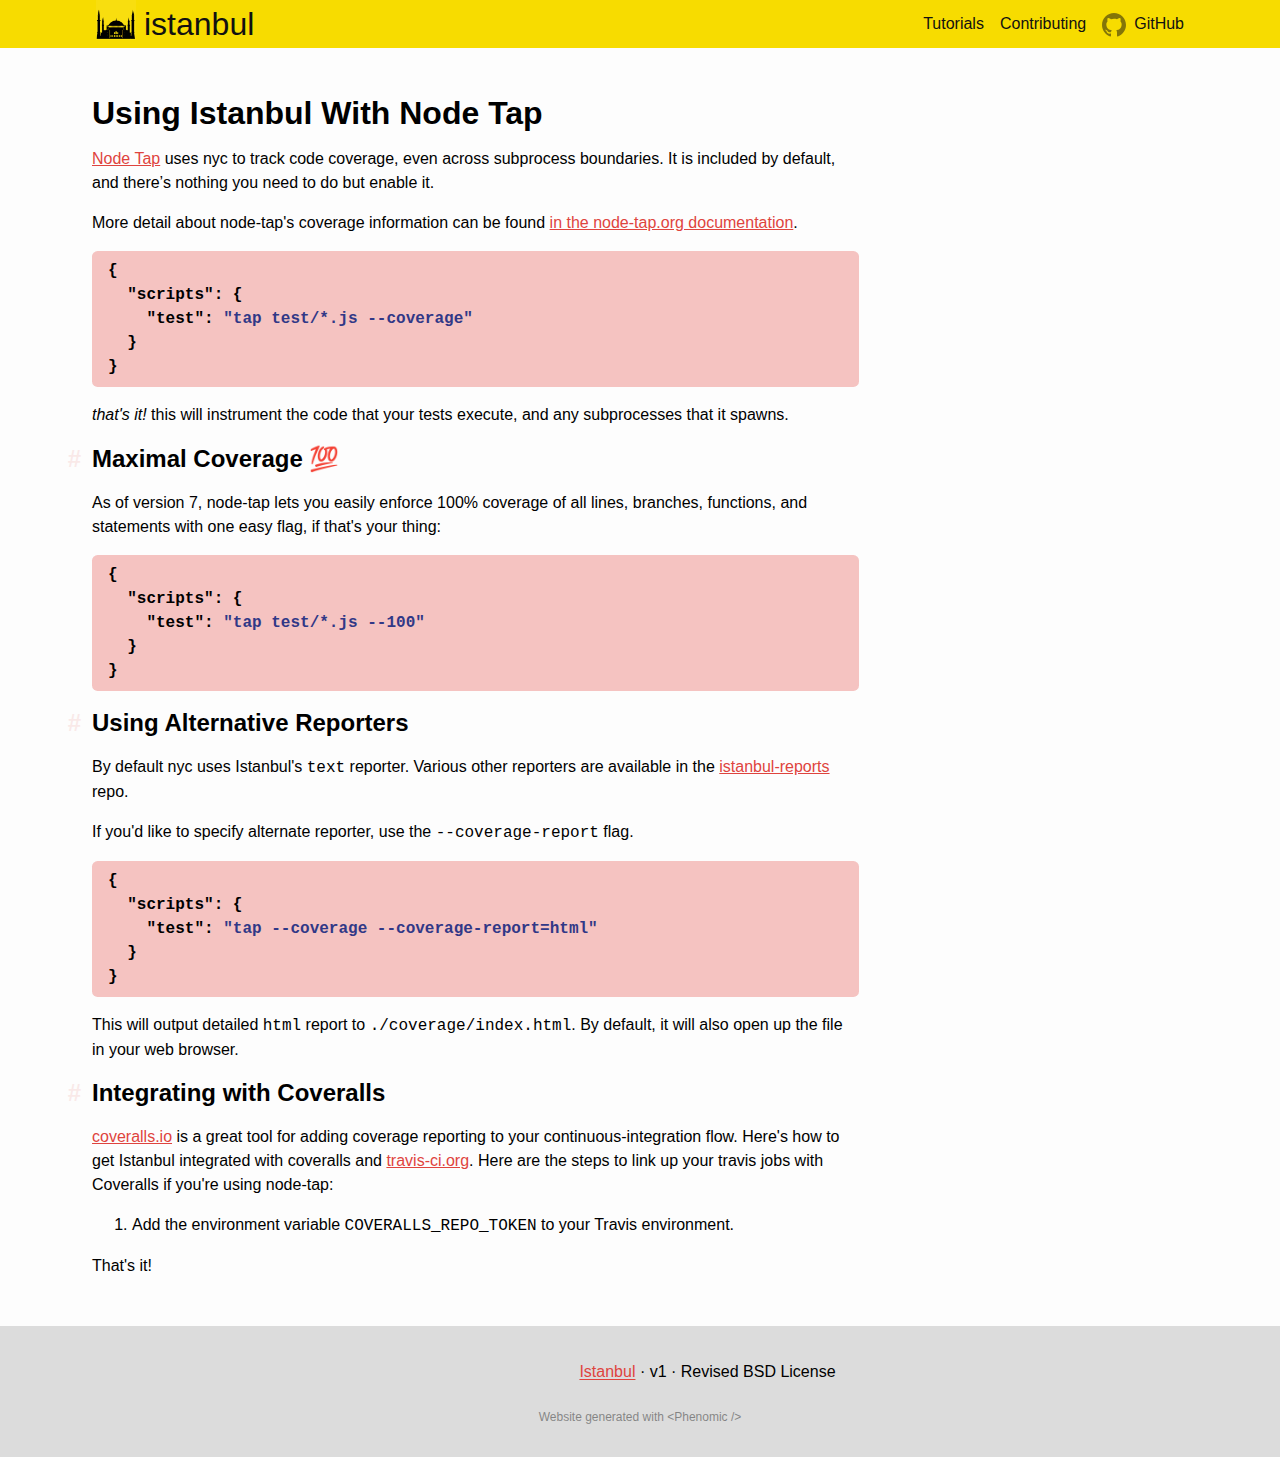
<file: docs/tutorials/tap/index.html>
<!doctype html><html lang="en"><head><meta charset="utf-8" /><meta http-equiv="X-UA-Compatible" content="IE=edge" /><meta name="viewport" content="width=device-width, initial-scale=1" /><link rel="stylesheet" href="/phenomic.browser.76cec6fa316a3fee8c94.css" /><meta data-react-helmet="true" name="generator" content="Phenomic 0.16.2"/><meta data-react-helmet="true" property="og:site_name" content="istanbuljs-website"/><meta data-react-helmet="true" name="twitter:site" content="@"/><meta data-react-helmet="true" name="viewport" content="width=device-width, initial-scale=1"/><meta data-react-helmet="true" property="og:type" content="article"/><meta data-react-helmet="true" property="og:title" content="Using Istanbul With Node Tap"/><meta data-react-helmet="true" property="og:url" content="http://istanbul.js.org/docs/tutorials/tap/"/><meta data-react-helmet="true" property="og:description" content="Node Tap uses nyc to track code coverage, even across subprocess boundaries. It is included by default, and there’s nothing you need to do…"/><meta data-react-helmet="true" name="twitter:card" content="summary"/><meta data-react-helmet="true" name="twitter:title" content="Using Istanbul With Node Tap"/><meta data-react-helmet="true" name="twitter:creator" content="@"/><meta data-react-helmet="true" name="twitter:description" content="Node Tap uses nyc to track code coverage, even across subprocess boundaries. It is included by default, and there’s nothing you need to do…"/><meta data-react-helmet="true" name="description" content="Node Tap uses nyc to track code coverage, even across subprocess boundaries. It is included by default, and there’s nothing you need to do…"/><title data-react-helmet="true">Using Istanbul With Node Tap</title></head><body><div id="phenomic"><div class="_2uLnB" data-reactroot="" data-reactid="1" data-react-checksum="227203431"><!-- react-empty: 2 --><!-- react-empty: 3 --><style data-reactid="4">@-ms-viewport { width: device-width; }</style><header class="_2gGRo" data-reactid="5"><nav class="_2frUm" data-reactid="6"><div class="_37D8R" data-reactid="7"><a class="Ezg15" href="/" data-reactid="8"><img alt="istanbul logo" src="/assets/istanbul-logo.png" class="ENT8c" data-reactid="9"/><span class="_2qOdn" data-reactid="10">istanbul</span></a></div><div class="_3VLYQ" data-reactid="11"><a class="Ezg15" href="/docs/tutorials/" data-reactid="12">Tutorials</a><a class="Ezg15" href="/contributing/" data-reactid="13">Contributing</a><!-- react-text: 14 --><!-- /react-text --><a href="https://github.com/istanbuljs" class="Ezg15" data-reactid="15"><span class="SVGInline SVGInline--cleaned" data-reactid="16"><svg class="SVGInline-svg SVGInline--cleaned-svg" xmlns="http://www.w3.org/2000/svg" viewBox="0 0 24 24"><path d="M12 0C5.374 0 0 5.373 0 12c0 5.302 3.438 9.8 8.207 11.387.6.11.793-.26.793-.577v-2.234c-3.338.726-4.033-1.416-4.033-1.416-.546-1.387-1.333-1.756-1.333-1.756-1.09-.745.083-.73.083-.73 1.205.085 1.84 1.238 1.84 1.238 1.07 1.834 2.806 1.304 3.49.997.108-.776.42-1.306.763-1.605-2.665-.305-5.467-1.334-5.467-5.93 0-1.312.47-2.382 1.236-3.222-.125-.303-.536-1.524.116-3.176 0 0 1.008-.322 3.3 1.23A11.51 11.51 0 0 1 12 5.803c1.02.005 2.047.138 3.006.404 2.29-1.552 3.297-1.23 3.297-1.23.653 1.653.242 2.874.118 3.176.77.84 1.236 1.91 1.236 3.22 0 4.61-2.807 5.625-5.48 5.922.43.372.824 1.102.824 2.222v3.293c0 .32.192.694.8.576C20.567 21.796 24 17.3 24 12c0-6.627-5.373-12-12-12z"/></svg></span><!-- react-text: 17 -->GitHub<!-- /react-text --></a></div></nav></header><div class="_2q8yI" data-reactid="18"><div data-reactid="19"><div data-reactid="20"><!-- react-empty: 21 --><div class="_2NPeC _3x8Y9" data-reactid="22"><div class="_2BsDj _28uC5" data-reactid="23"><h1 data-reactid="24">Using Istanbul With Node Tap</h1><div data-reactid="25"><div class="phenomic-BodyContainer" data-reactid="26"><p><a href="https://github.com/tapjs/node-tap" target="_blank">Node Tap</a> uses nyc to track code coverage, even across subprocess boundaries. It is included by default, and there’s nothing you need to do but enable it.</p>
<p>More detail about node-tap's coverage information can be found <a href="http://www.node-tap.org/coverage">in the node-tap.org documentation</a>.</p>
<pre><code class="hljs language-json">{
  <span class="hljs-attr">"scripts"</span>: {
    <span class="hljs-attr">"test"</span>: <span class="hljs-string">"tap test/*.js --coverage"</span>
  }
}</code></pre>
<p><em>that's it!</em> this will instrument the code that your tests execute, and any
subprocesses that it spawns.</p>
<h2 id="maximal-coverage-"><a href="#maximal-coverage-" class="phenomic-HeadingAnchor">#</a>Maximal Coverage 💯</h2>
<p>As of version 7, node-tap lets you easily enforce 100% coverage of all lines, branches, functions, and statements with one easy flag, if that's your thing:</p>
<pre><code class="hljs language-json">{
  <span class="hljs-attr">"scripts"</span>: {
    <span class="hljs-attr">"test"</span>: <span class="hljs-string">"tap test/*.js --100"</span>
  }
}</code></pre>
<h2 id="using-alternative-reporters"><a href="#using-alternative-reporters" class="phenomic-HeadingAnchor">#</a>Using Alternative Reporters</h2>
<p>By default nyc uses Istanbul's <code>text</code> reporter. Various other reporters are
available in the <a href="https://github.com/istanbuljs/istanbul-reports/tree/master/lib">istanbul-reports</a>
repo.</p>
<p>If you'd like to specify alternate reporter, use the <code>--coverage-report</code> flag.</p>
<pre><code class="hljs language-json">{
  <span class="hljs-attr">"scripts"</span>: {
    <span class="hljs-attr">"test"</span>: <span class="hljs-string">"tap --coverage --coverage-report=html"</span>
  }
}</code></pre>
<p>This will output detailed <code>html</code> report to <code>./coverage/index.html</code>.  By default, it will also open up the file in your web browser.</p>
<h2 id="integrating-with-coveralls"><a href="#integrating-with-coveralls" class="phenomic-HeadingAnchor">#</a>Integrating with Coveralls</h2>
<p><a href="https://coveralls.io">coveralls.io</a> is a great tool for adding coverage reporting to your continuous-integration flow. Here's how to get Istanbul
integrated with coveralls and <a href="https://travis-ci.org/">travis-ci.org</a>.  Here are the steps to link up your travis jobs with Coveralls if you're using node-tap:</p>
<ol>
<li>Add the environment variable <code>COVERALLS_REPO_TOKEN</code> to your Travis environment.</li>
</ol>
<p>That's it!</p>
</div></div></div><section class="_2iNa2" data-reactid="27"></section></div></div></div></div><footer class="_1Ustb" data-reactid="28"><p data-reactid="29"><iframe allowtransparency="true" frameborder="0" scrolling="0" style="width:135px;height:30px;vertical-align:middle;" src="https://ghbtns.com/github-btn.html?user=istanbuljs&amp;repo=nyc&amp;type=star&amp;count=true&amp;size=large" data-reactid="30"></iframe><a href="https://github.com/istanbuljs" data-reactid="31">Istanbul</a><!-- react-text: 32 --> · <!-- /react-text --><!-- react-text: 33 -->v1<!-- /react-text --><!-- react-text: 34 --> · <!-- /react-text --><!-- react-text: 35 -->Revised BSD License<!-- /react-text --></p><p data-reactid="36"><a href="https://github.com/MoOx/phenomic#readme" class="_21LuU" data-reactid="37"><!-- react-text: 38 -->Website generated with <!-- /react-text --><span class="MMp-P" data-reactid="39">&lt;Phenomic /&gt;</span></a></p></footer></div></div><script>window.__COLLECTION__ = [{"layout":"PageError","route":"404.html","description":"Content here not used, see web_modules/layouts/PageError","__filename":"404.md","__url":"/404.html","__resourceUrl":"/404.html","__dataUrl":"/404.html.f3d82a4d938b593823c37ead979b3b86.json"},{"title":"First Post","date":"2016-01-22T00:00:00.000Z","layout":"Post","description":"This is the first post!","__filename":"blog/first-post.md","__url":"/blog/first-post/","__resourceUrl":"/blog/first-post/index.html","__dataUrl":"/blog/first-post/index.html.4a5613b2efb7336faddeb36e490da773.json"},{"title":"Hello World!","date":"2016-02-14T00:00:00.000Z","layout":"Post","description":"Hello there. Here is another dumb post.","__filename":"blog/hello-world.md","__url":"/blog/hello-world/","__resourceUrl":"/blog/hello-world/index.html","__dataUrl":"/blog/hello-world/index.html.71dba0e386497410490147d8e028e650.json"},{"title":"Istanbul Blog","layout":"PostsList","description":"","__filename":"blog/index.md","__url":"/blog/","__resourceUrl":"/blog/index.html","__dataUrl":"/blog/index.html.9883d94018e58fbdb700c0246f5b0454.json"},{"title":"Contributing to Istanbul","description":"We would love to have you contribute to the Istanbul project, be it: creating a detailed bug report. adding a cool new feature. fixing…","__filename":"contributing/index.md","__url":"/contributing/","__resourceUrl":"/contributing/index.html","__dataUrl":"/contributing/index.html.a823c14226ce2bec7a0575222027c1d3.json"},{"metaTitle":"Istanbul, a JavaScript test coverage tool.","superTitle":"JavaScript test coverage made simple.","title":"How Istanbul works","layout":"WithQuickStart","QuickStart":{"title":"mocha","cmd":"mocha"},"description":"Istanbul instruments your ES5 and ES2015+ JavaScript code with line counters, so that you can track how well your unit-tests exercise your…","__filename":"index.md","__url":"/","__resourceUrl":"/index.html","__dataUrl":"/index.html.f5aae3586b78240db46c9fca99ac40d5.json"},{"layout":"PageLoading","description":"Content here not used, see web_modules/layouts/PageLoading. This page is a demo for loading state. You can safely delete if you want.","__filename":"loading.md","__url":"/loading/","__resourceUrl":"/loading/index.html","__dataUrl":"/loading/index.html.4f959959ceecdafbb30e2e8fd2869cdc.json"},{"title":"Using Istanbul With AVA","layout":"WithQuickStart","QuickStart":{"title":"AVA","cmd":"ava"},"description":"At the end of the day, all you need to do is place the bin nyc in front of the existing test scripts in your package.json: that's it! this…","__filename":"docs/tutorials/ava.md","__url":"/docs/tutorials/ava/","__resourceUrl":"/docs/tutorials/ava/index.html","__dataUrl":"/docs/tutorials/ava/index.html.cb987317f97a4c76b25c35d2f66568e4.json"},{"title":"Using Istanbul With ES2015+","description":"Tutorial coming soon.","__filename":"docs/tutorials/es2015.md","__url":"/docs/tutorials/es2015/","__resourceUrl":"/docs/tutorials/es2015/index.html","__dataUrl":"/docs/tutorials/es2015/index.html.bf83c1c52109c7cc46d52d06e6ea339b.json"},{"title":"Tutorials","description":"mocha tap ES2015+ AVA","__filename":"docs/tutorials/index.md","__url":"/docs/tutorials/","__resourceUrl":"/docs/tutorials/index.html","__dataUrl":"/docs/tutorials/index.html.093374e289deca9a032efc85b733b2ec.json"},{"title":"Using Istanbul With Mocha","layout":"WithQuickStart","QuickStart":{"title":"mocha","cmd":"mocha"},"description":"Istanbul is extensively tested with mocha, which we use for many of our own repos. At the end of the day, all you need to do is place the…","__filename":"docs/tutorials/mocha.md","__url":"/docs/tutorials/mocha/","__resourceUrl":"/docs/tutorials/mocha/index.html","__dataUrl":"/docs/tutorials/mocha/index.html.4cf84f5a06617c8d813f23ee0c628710.json"},{"title":"Using Istanbul With Node Tap","layout":"WithQuickStart","QuickStart":{"title":"Node Tap"},"description":"Node Tap uses nyc to track code coverage, even across subprocess boundaries. It is included by default, and there’s nothing you need to do…","__filename":"docs/tutorials/tap.md","__url":"/docs/tutorials/tap/","__resourceUrl":"/docs/tutorials/tap/index.html","__dataUrl":"/docs/tutorials/tap/index.html.5981ebe6a57f30bb9d0735fe1a590699.json"},{"title":"Using Istanbul With Webpack","description":"Tutorial coming soon.","__filename":"docs/tutorials/webpack.md","__url":"/docs/tutorials/webpack/","__resourceUrl":"/docs/tutorials/webpack/index.html","__dataUrl":"/docs/tutorials/webpack/index.html.35be98a119eb6b57b014ff2d1757a675.json"}];window.__INITIAL_STATE__ = {"pages":{"/docs/tutorials/tap/":{"head":{"title":"Using Istanbul With Node Tap","layout":"WithQuickStart","QuickStart":{"title":"Node Tap"},"description":"Node Tap uses nyc to track code coverage, even across subprocess boundaries. It is included by default, and there’s nothing you need to do…"},"body":"<p><a href=\"https://github.com/tapjs/node-tap\" target=\"_blank\">Node Tap</a> uses nyc to track code coverage, even across subprocess boundaries. It is included by default, and there’s nothing you need to do but enable it.</p>\n<p>More detail about node-tap's coverage information can be found <a href=\"http://www.node-tap.org/coverage\">in the node-tap.org documentation</a>.</p>\n<pre><code class=\"hljs language-json\">{\n  <span class=\"hljs-attr\">\"scripts\"</span>: {\n    <span class=\"hljs-attr\">\"test\"</span>: <span class=\"hljs-string\">\"tap test/*.js --coverage\"</span>\n  }\n}</code></pre>\n<p><em>that's it!</em> this will instrument the code that your tests execute, and any\nsubprocesses that it spawns.</p>\n<h2 id=\"maximal-coverage-\"><a href=\"#maximal-coverage-\" class=\"phenomic-HeadingAnchor\">#</a>Maximal Coverage 💯</h2>\n<p>As of version 7, node-tap lets you easily enforce 100% coverage of all lines, branches, functions, and statements with one easy flag, if that's your thing:</p>\n<pre><code class=\"hljs language-json\">{\n  <span class=\"hljs-attr\">\"scripts\"</span>: {\n    <span class=\"hljs-attr\">\"test\"</span>: <span class=\"hljs-string\">\"tap test/*.js --100\"</span>\n  }\n}</code></pre>\n<h2 id=\"using-alternative-reporters\"><a href=\"#using-alternative-reporters\" class=\"phenomic-HeadingAnchor\">#</a>Using Alternative Reporters</h2>\n<p>By default nyc uses Istanbul's <code>text</code> reporter. Various other reporters are\navailable in the <a href=\"https://github.com/istanbuljs/istanbul-reports/tree/master/lib\">istanbul-reports</a>\nrepo.</p>\n<p>If you'd like to specify alternate reporter, use the <code>--coverage-report</code> flag.</p>\n<pre><code class=\"hljs language-json\">{\n  <span class=\"hljs-attr\">\"scripts\"</span>: {\n    <span class=\"hljs-attr\">\"test\"</span>: <span class=\"hljs-string\">\"tap --coverage --coverage-report=html\"</span>\n  }\n}</code></pre>\n<p>This will output detailed <code>html</code> report to <code>./coverage/index.html</code>.  By default, it will also open up the file in your web browser.</p>\n<h2 id=\"integrating-with-coveralls\"><a href=\"#integrating-with-coveralls\" class=\"phenomic-HeadingAnchor\">#</a>Integrating with Coveralls</h2>\n<p><a href=\"https://coveralls.io\">coveralls.io</a> is a great tool for adding coverage reporting to your continuous-integration flow. Here's how to get Istanbul\nintegrated with coveralls and <a href=\"https://travis-ci.org/\">travis-ci.org</a>.  Here are the steps to link up your travis jobs with Coveralls if you're using node-tap:</p>\n<ol>\n<li>Add the environment variable <code>COVERALLS_REPO_TOKEN</code> to your Travis environment.</li>\n</ol>\n<p>That's it!</p>\n","__filename":"docs/tutorials/tap.md","__url":"/docs/tutorials/tap/","__resourceUrl":"/docs/tutorials/tap/index.html","__dataUrl":"/docs/tutorials/tap/index.html.5981ebe6a57f30bb9d0735fe1a590699.json","type":"WithQuickStart"}}}</script><script data-react-helmet="true" src="https://cdn.polyfill.io/v2/polyfill.min.js"></script><script src="/phenomic.browser.76cec6fa316a3fee8c94.js"></script></body></html>
</file>
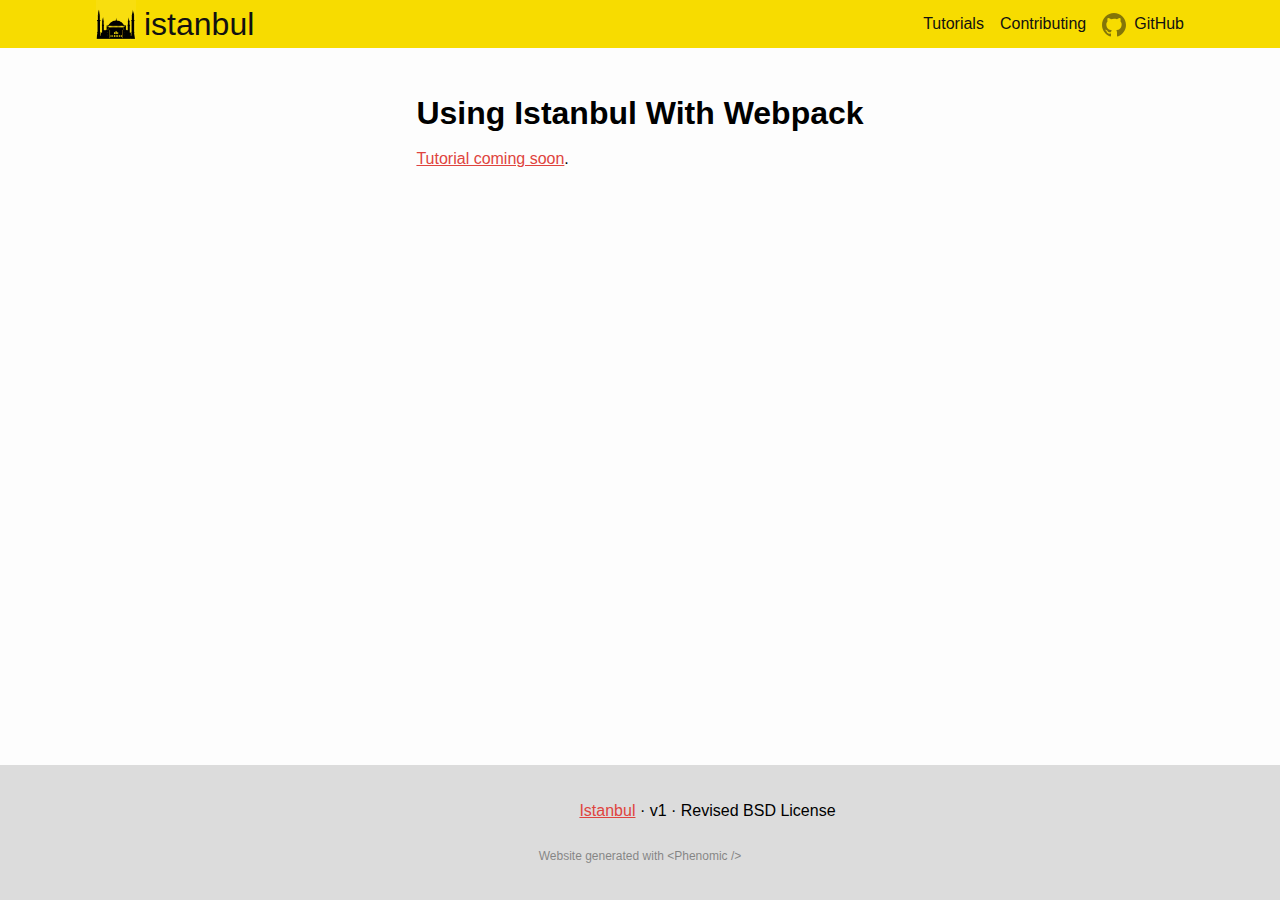
<file: docs/tutorials/webpack/index.html>
<!doctype html><html lang="en"><head><meta charset="utf-8" /><meta http-equiv="X-UA-Compatible" content="IE=edge" /><meta name="viewport" content="width=device-width, initial-scale=1" /><link rel="stylesheet" href="/phenomic.browser.76cec6fa316a3fee8c94.css" /><meta data-react-helmet="true" name="generator" content="Phenomic 0.16.2"/><meta data-react-helmet="true" property="og:site_name" content="istanbuljs-website"/><meta data-react-helmet="true" name="twitter:site" content="@"/><meta data-react-helmet="true" name="viewport" content="width=device-width, initial-scale=1"/><meta data-react-helmet="true" property="og:type" content="article"/><meta data-react-helmet="true" property="og:title" content="Using Istanbul With Webpack"/><meta data-react-helmet="true" property="og:url" content="http://istanbul.js.org/docs/tutorials/webpack/"/><meta data-react-helmet="true" property="og:description" content="Tutorial coming soon."/><meta data-react-helmet="true" name="twitter:card" content="summary"/><meta data-react-helmet="true" name="twitter:title" content="Using Istanbul With Webpack"/><meta data-react-helmet="true" name="twitter:creator" content="@"/><meta data-react-helmet="true" name="twitter:description" content="Tutorial coming soon."/><meta data-react-helmet="true" name="description" content="Tutorial coming soon."/><title data-react-helmet="true">Using Istanbul With Webpack</title></head><body><div id="phenomic"><div class="_2uLnB" data-reactroot="" data-reactid="1" data-react-checksum="869041045"><!-- react-empty: 2 --><!-- react-empty: 3 --><style data-reactid="4">@-ms-viewport { width: device-width; }</style><header class="_2gGRo" data-reactid="5"><nav class="_2frUm" data-reactid="6"><div class="_37D8R" data-reactid="7"><a class="Ezg15" href="/" data-reactid="8"><img alt="istanbul logo" src="/assets/istanbul-logo.png" class="ENT8c" data-reactid="9"/><span class="_2qOdn" data-reactid="10">istanbul</span></a></div><div class="_3VLYQ" data-reactid="11"><a class="Ezg15" href="/docs/tutorials/" data-reactid="12">Tutorials</a><a class="Ezg15" href="/contributing/" data-reactid="13">Contributing</a><!-- react-text: 14 --><!-- /react-text --><a href="https://github.com/istanbuljs" class="Ezg15" data-reactid="15"><span class="SVGInline SVGInline--cleaned" data-reactid="16"><svg class="SVGInline-svg SVGInline--cleaned-svg" xmlns="http://www.w3.org/2000/svg" viewBox="0 0 24 24"><path d="M12 0C5.374 0 0 5.373 0 12c0 5.302 3.438 9.8 8.207 11.387.6.11.793-.26.793-.577v-2.234c-3.338.726-4.033-1.416-4.033-1.416-.546-1.387-1.333-1.756-1.333-1.756-1.09-.745.083-.73.083-.73 1.205.085 1.84 1.238 1.84 1.238 1.07 1.834 2.806 1.304 3.49.997.108-.776.42-1.306.763-1.605-2.665-.305-5.467-1.334-5.467-5.93 0-1.312.47-2.382 1.236-3.222-.125-.303-.536-1.524.116-3.176 0 0 1.008-.322 3.3 1.23A11.51 11.51 0 0 1 12 5.803c1.02.005 2.047.138 3.006.404 2.29-1.552 3.297-1.23 3.297-1.23.653 1.653.242 2.874.118 3.176.77.84 1.236 1.91 1.236 3.22 0 4.61-2.807 5.625-5.48 5.922.43.372.824 1.102.824 2.222v3.293c0 .32.192.694.8.576C20.567 21.796 24 17.3 24 12c0-6.627-5.373-12-12-12z"/></svg></span><!-- react-text: 17 -->GitHub<!-- /react-text --></a></div></nav></header><div class="_2q8yI" data-reactid="18"><div data-reactid="19"><div data-reactid="20"><!-- react-empty: 21 --><div class="_2NPeC" data-reactid="22"><div class="_2BsDj" data-reactid="23"><h1 data-reactid="24">Using Istanbul With Webpack</h1><div data-reactid="25"><div class="phenomic-BodyContainer" data-reactid="26"><p><a href="https://github.com/istanbuljs/istanbuljs.github.io/issues/7">Tutorial coming soon</a>.</p>
</div></div></div></div></div></div></div><footer class="_1Ustb" data-reactid="27"><p data-reactid="28"><iframe allowtransparency="true" frameborder="0" scrolling="0" style="width:135px;height:30px;vertical-align:middle;" src="https://ghbtns.com/github-btn.html?user=istanbuljs&amp;repo=nyc&amp;type=star&amp;count=true&amp;size=large" data-reactid="29"></iframe><a href="https://github.com/istanbuljs" data-reactid="30">Istanbul</a><!-- react-text: 31 --> · <!-- /react-text --><!-- react-text: 32 -->v1<!-- /react-text --><!-- react-text: 33 --> · <!-- /react-text --><!-- react-text: 34 -->Revised BSD License<!-- /react-text --></p><p data-reactid="35"><a href="https://github.com/MoOx/phenomic#readme" class="_21LuU" data-reactid="36"><!-- react-text: 37 -->Website generated with <!-- /react-text --><span class="MMp-P" data-reactid="38">&lt;Phenomic /&gt;</span></a></p></footer></div></div><script>window.__COLLECTION__ = [{"layout":"PageError","route":"404.html","description":"Content here not used, see web_modules/layouts/PageError","__filename":"404.md","__url":"/404.html","__resourceUrl":"/404.html","__dataUrl":"/404.html.f3d82a4d938b593823c37ead979b3b86.json"},{"title":"First Post","date":"2016-01-22T00:00:00.000Z","layout":"Post","description":"This is the first post!","__filename":"blog/first-post.md","__url":"/blog/first-post/","__resourceUrl":"/blog/first-post/index.html","__dataUrl":"/blog/first-post/index.html.4a5613b2efb7336faddeb36e490da773.json"},{"title":"Hello World!","date":"2016-02-14T00:00:00.000Z","layout":"Post","description":"Hello there. Here is another dumb post.","__filename":"blog/hello-world.md","__url":"/blog/hello-world/","__resourceUrl":"/blog/hello-world/index.html","__dataUrl":"/blog/hello-world/index.html.71dba0e386497410490147d8e028e650.json"},{"title":"Istanbul Blog","layout":"PostsList","description":"","__filename":"blog/index.md","__url":"/blog/","__resourceUrl":"/blog/index.html","__dataUrl":"/blog/index.html.9883d94018e58fbdb700c0246f5b0454.json"},{"title":"Contributing to Istanbul","description":"We would love to have you contribute to the Istanbul project, be it: creating a detailed bug report. adding a cool new feature. fixing…","__filename":"contributing/index.md","__url":"/contributing/","__resourceUrl":"/contributing/index.html","__dataUrl":"/contributing/index.html.a823c14226ce2bec7a0575222027c1d3.json"},{"metaTitle":"Istanbul, a JavaScript test coverage tool.","superTitle":"JavaScript test coverage made simple.","title":"How Istanbul works","layout":"WithQuickStart","QuickStart":{"title":"mocha","cmd":"mocha"},"description":"Istanbul instruments your ES5 and ES2015+ JavaScript code with line counters, so that you can track how well your unit-tests exercise your…","__filename":"index.md","__url":"/","__resourceUrl":"/index.html","__dataUrl":"/index.html.f5aae3586b78240db46c9fca99ac40d5.json"},{"layout":"PageLoading","description":"Content here not used, see web_modules/layouts/PageLoading. This page is a demo for loading state. You can safely delete if you want.","__filename":"loading.md","__url":"/loading/","__resourceUrl":"/loading/index.html","__dataUrl":"/loading/index.html.4f959959ceecdafbb30e2e8fd2869cdc.json"},{"title":"Using Istanbul With AVA","layout":"WithQuickStart","QuickStart":{"title":"AVA","cmd":"ava"},"description":"At the end of the day, all you need to do is place the bin nyc in front of the existing test scripts in your package.json: that's it! this…","__filename":"docs/tutorials/ava.md","__url":"/docs/tutorials/ava/","__resourceUrl":"/docs/tutorials/ava/index.html","__dataUrl":"/docs/tutorials/ava/index.html.cb987317f97a4c76b25c35d2f66568e4.json"},{"title":"Using Istanbul With ES2015+","description":"Tutorial coming soon.","__filename":"docs/tutorials/es2015.md","__url":"/docs/tutorials/es2015/","__resourceUrl":"/docs/tutorials/es2015/index.html","__dataUrl":"/docs/tutorials/es2015/index.html.bf83c1c52109c7cc46d52d06e6ea339b.json"},{"title":"Tutorials","description":"mocha tap ES2015+ AVA","__filename":"docs/tutorials/index.md","__url":"/docs/tutorials/","__resourceUrl":"/docs/tutorials/index.html","__dataUrl":"/docs/tutorials/index.html.093374e289deca9a032efc85b733b2ec.json"},{"title":"Using Istanbul With Mocha","layout":"WithQuickStart","QuickStart":{"title":"mocha","cmd":"mocha"},"description":"Istanbul is extensively tested with mocha, which we use for many of our own repos. At the end of the day, all you need to do is place the…","__filename":"docs/tutorials/mocha.md","__url":"/docs/tutorials/mocha/","__resourceUrl":"/docs/tutorials/mocha/index.html","__dataUrl":"/docs/tutorials/mocha/index.html.4cf84f5a06617c8d813f23ee0c628710.json"},{"title":"Using Istanbul With Node Tap","layout":"WithQuickStart","QuickStart":{"title":"Node Tap"},"description":"Node Tap uses nyc to track code coverage, even across subprocess boundaries. It is included by default, and there’s nothing you need to do…","__filename":"docs/tutorials/tap.md","__url":"/docs/tutorials/tap/","__resourceUrl":"/docs/tutorials/tap/index.html","__dataUrl":"/docs/tutorials/tap/index.html.5981ebe6a57f30bb9d0735fe1a590699.json"},{"title":"Using Istanbul With Webpack","description":"Tutorial coming soon.","__filename":"docs/tutorials/webpack.md","__url":"/docs/tutorials/webpack/","__resourceUrl":"/docs/tutorials/webpack/index.html","__dataUrl":"/docs/tutorials/webpack/index.html.35be98a119eb6b57b014ff2d1757a675.json"}];window.__INITIAL_STATE__ = {"pages":{"/docs/tutorials/webpack/":{"head":{"title":"Using Istanbul With Webpack","description":"Tutorial coming soon."},"body":"<p><a href=\"https://github.com/istanbuljs/istanbuljs.github.io/issues/7\">Tutorial coming soon</a>.</p>\n","__filename":"docs/tutorials/webpack.md","__url":"/docs/tutorials/webpack/","__resourceUrl":"/docs/tutorials/webpack/index.html","__dataUrl":"/docs/tutorials/webpack/index.html.35be98a119eb6b57b014ff2d1757a675.json"}}}</script><script data-react-helmet="true" src="https://cdn.polyfill.io/v2/polyfill.min.js"></script><script src="/phenomic.browser.76cec6fa316a3fee8c94.js"></script></body></html>
</file>
<file: phenomic.browser.76cec6fa316a3fee8c94.css>
html{box-sizing:border-box}*,:after,:before{box-sizing:inherit}body,html{margin:0;padding:0}html{min-height:100%;background:#fdfdfd}body{font-size:1rem;line-height:1.5rem;font-family:-apple-system,BlinkMacSystemFont,Segoe UI,Roboto,Oxygen,Ubuntu,Cantarell,Fira Sans,Droid Sans,Helvetica Neue,sans-serif}h1,h2,h3,h4,h5,h6{position:relative}.phenomic-HeadingAnchor{display:inline-block;text-align:center;margin-left:-1.8rem;margin-right:.4rem;width:1.4rem;line-height:1.4rem;text-decoration:none;opacity:.1;transition:opacity .2s}h1:hover .phenomic-HeadingAnchor,h2:hover .phenomic-HeadingAnchor,h3:hover .phenomic-HeadingAnchor,h4:hover .phenomic-HeadingAnchor,h5:hover .phenomic-HeadingAnchor,h6:hover .phenomic-HeadingAnchor{opacity:1}a{color:#df443e}.hljs,.sh-code{background-color:#f5c3c1;font-family:monospace;font-weight:600;padding:.5em 1em;border-radius:.35em;margin-bottom:12px}.hljs{display:block;overflow-x:auto}.hljs-string{color:#313887}.hljs-keyword{color:#c400bd}.hljs-built_in{color:#505085}.hljs-regexp{color:#b44c4c}._2uLnB{min-height:100vh;display:-ms-flexbox;display:flex;-ms-flex-direction:column;flex-direction:column}._2q8yI{-ms-flex:1;flex:1;margin:0 auto;max-width:100%;padding:1rem .75rem}@media (min-width:70rem){._2q8yI{max-width:70rem}}._2q8yI img{max-width:100%}._2q8yI li>p{margin:0}._2gGRo{color:#111;background:#f7dc00;margin:0 0 1rem}._2frUm{max-width:71rem;margin:0 auto;padding:0 1rem;line-height:3rem}@media (min-width:70rem){._2frUm{display:-ms-flexbox;display:flex;-ms-flex-direction:row;flex-direction:row;-ms-flex-pack:justify;justify-content:space-between}}._3VLYQ,._37D8R{display:-ms-flexbox;display:flex;-ms-flex-direction:row;flex-direction:row;-ms-flex-align:center;align-items:center;-ms-flex-pack:center;justify-content:center;-ms-flex-wrap:wrap;flex-wrap:wrap}.ENT8c{height:2.5rem;margin-right:.5rem}._2qOdn{font-size:2rem}.Ezg15{display:-ms-flexbox;display:flex;padding:0 .5rem;color:inherit;text-decoration:none}.Ezg15 svg{fill:currentColor;opacity:.5;margin-right:.5rem;width:1.5rem;height:1.5rem;vertical-align:middle}._1Ustb{margin-top:1rem;padding:1rem;text-align:center;background:#dcdcdc}._21LuU{font-size:.75rem;opacity:.4;color:inherit;text-decoration:none}.MMp-P{font-weight:100}._3PdYU{margin:1rem 0;color:#df443e;text-align:center;font-size:2.5rem;line-height:3rem;font-weight:200}@media (min-width:70rem){._3PdYU{margin:4rem 0 6rem}}@media (min-width:70rem){._3x8Y9{display:-ms-flexbox;display:flex;-ms-flex-direction:row;flex-direction:row;-ms-flex-wrap:wrap;flex-wrap:wrap}}._2BsDj{width:100%}@media (min-width:70rem){._28uC5{width:70%}}._1Zu4s{display:-ms-flexbox;display:flex;-ms-flex-direction:column;flex-direction:column;-ms-flex-pack:center;justify-content:center;-ms-flex-align:center;align-items:center;min-height:50vh;padding:1rem 0}._2vfNd{font-size:4rem;line-height:4rem;color:#ddd}._3DufC{margin:4rem 0;font-size:2rem;line-height:3rem;text-align:center}._1zXFJ{display:-ms-flexbox;display:flex;height:50vh;-ms-flex-pack:center;justify-content:center;-ms-flex-align:center;align-items:center}._2m0-E{height:5vh;min-height:5rem;width:5vh;min-width:5rem;border:6px solid rgba(0,0,0,.2);border-top-color:rgba(0,0,0,.8);border-radius:100%;animation:_18dz_ .6s infinite linear .25s;opacity:0}@keyframes _18dz_{0%{opacity:1;transform:rotate(0)}to{opacity:1;transform:rotate(359deg)}}@media (min-width:70rem){._2iNa2{width:30%;padding-left:2rem}}
</file>
